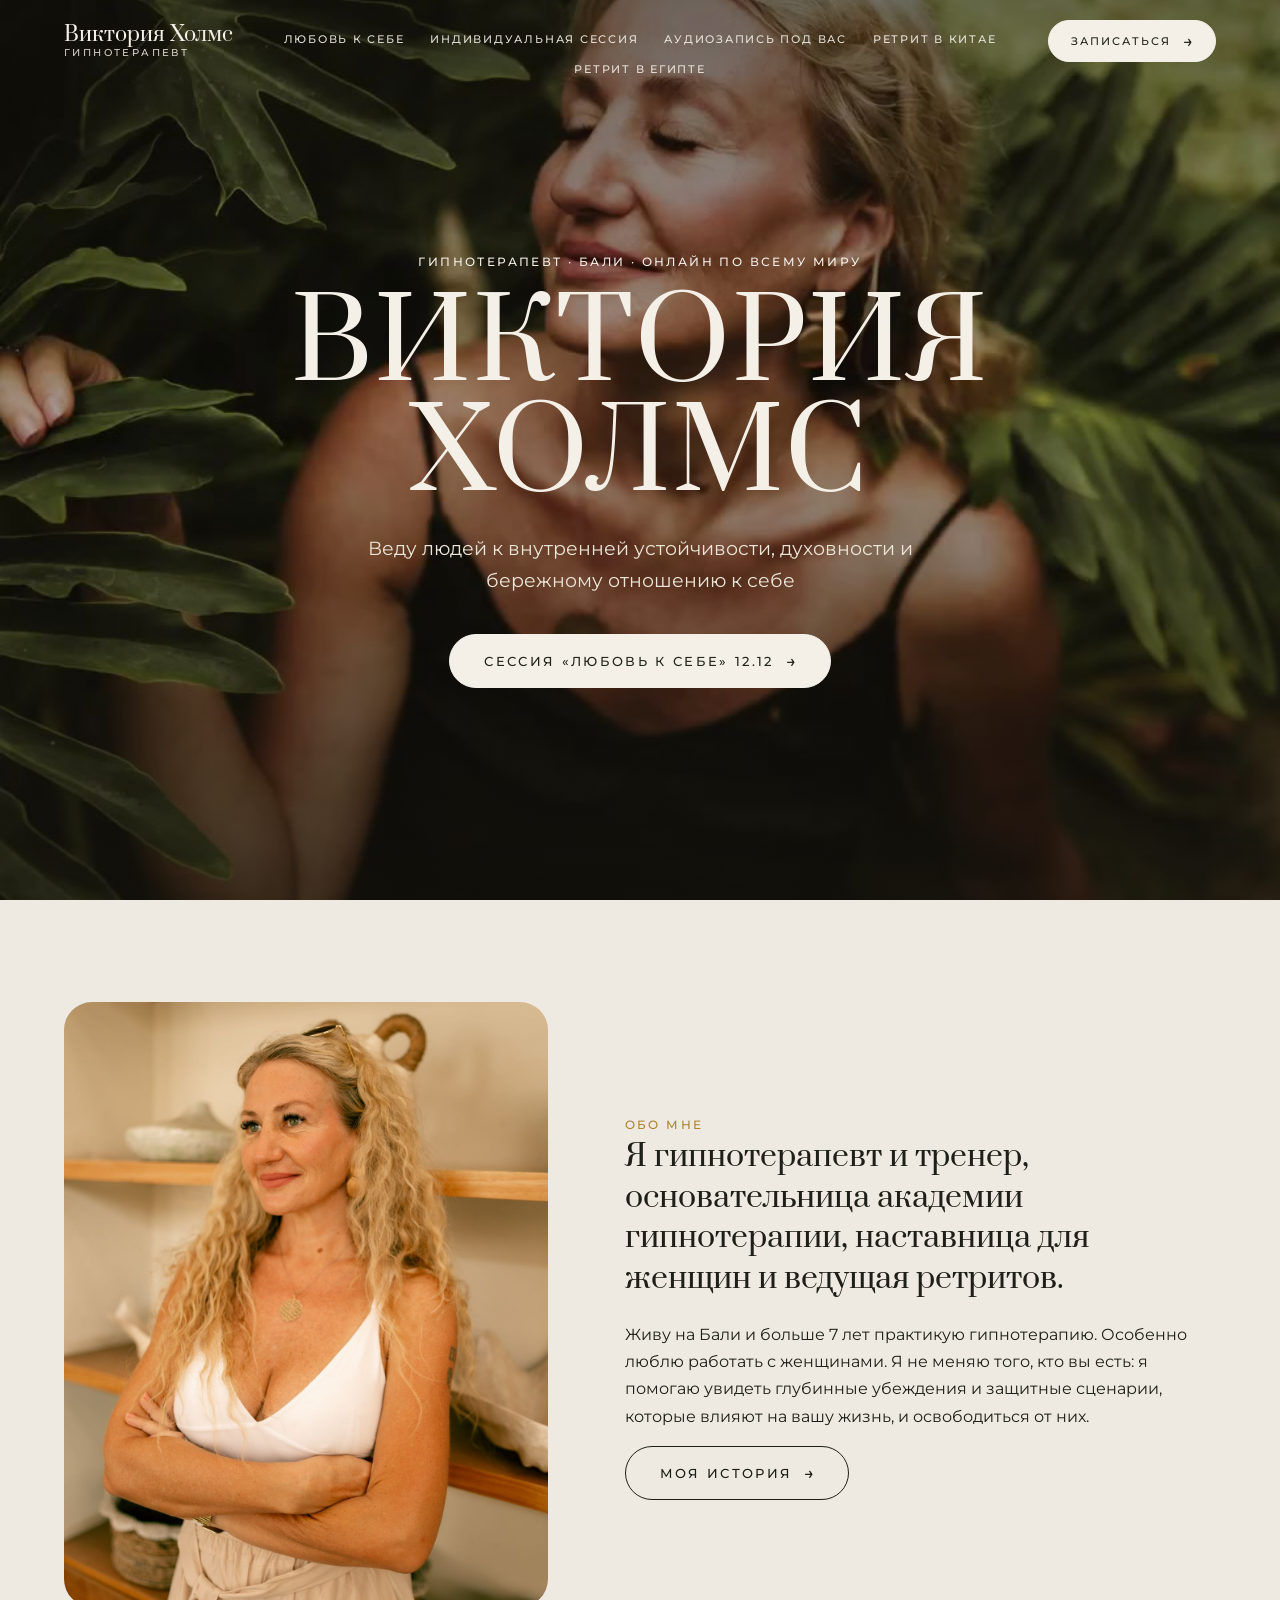
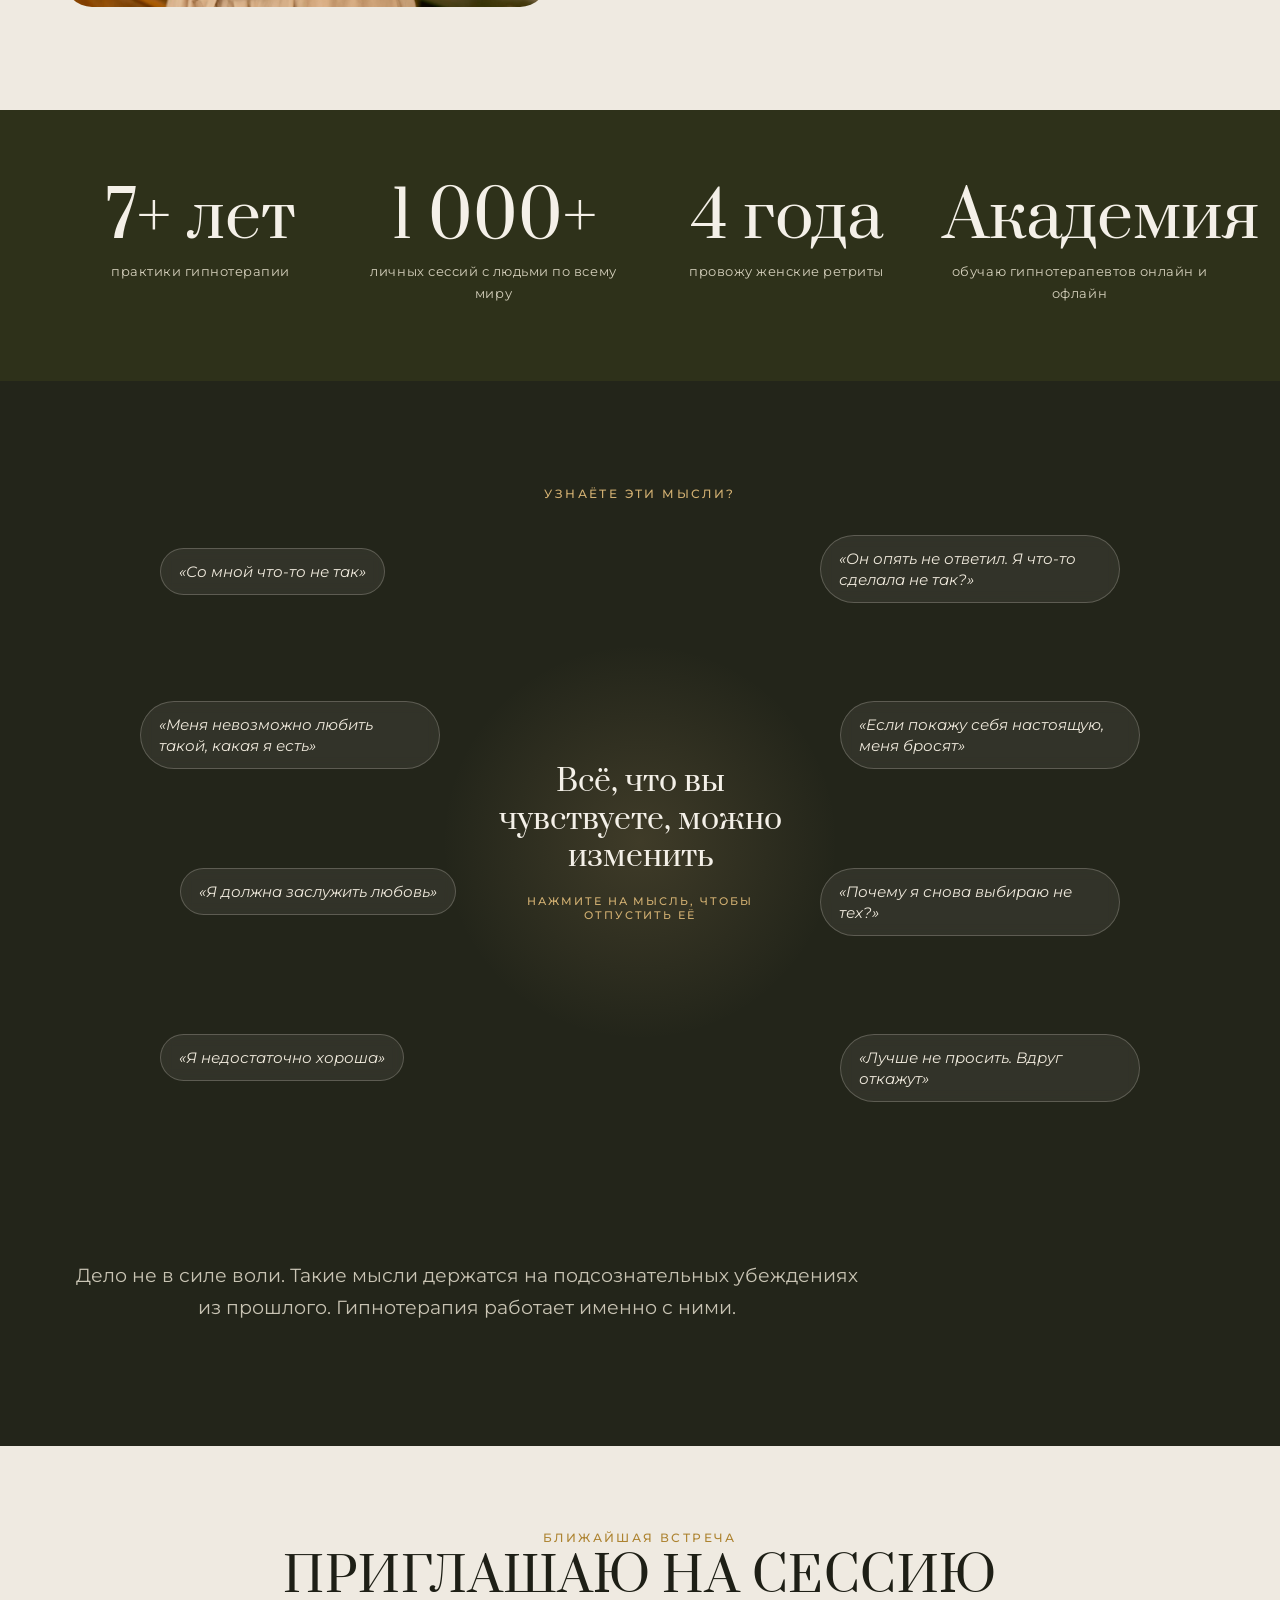
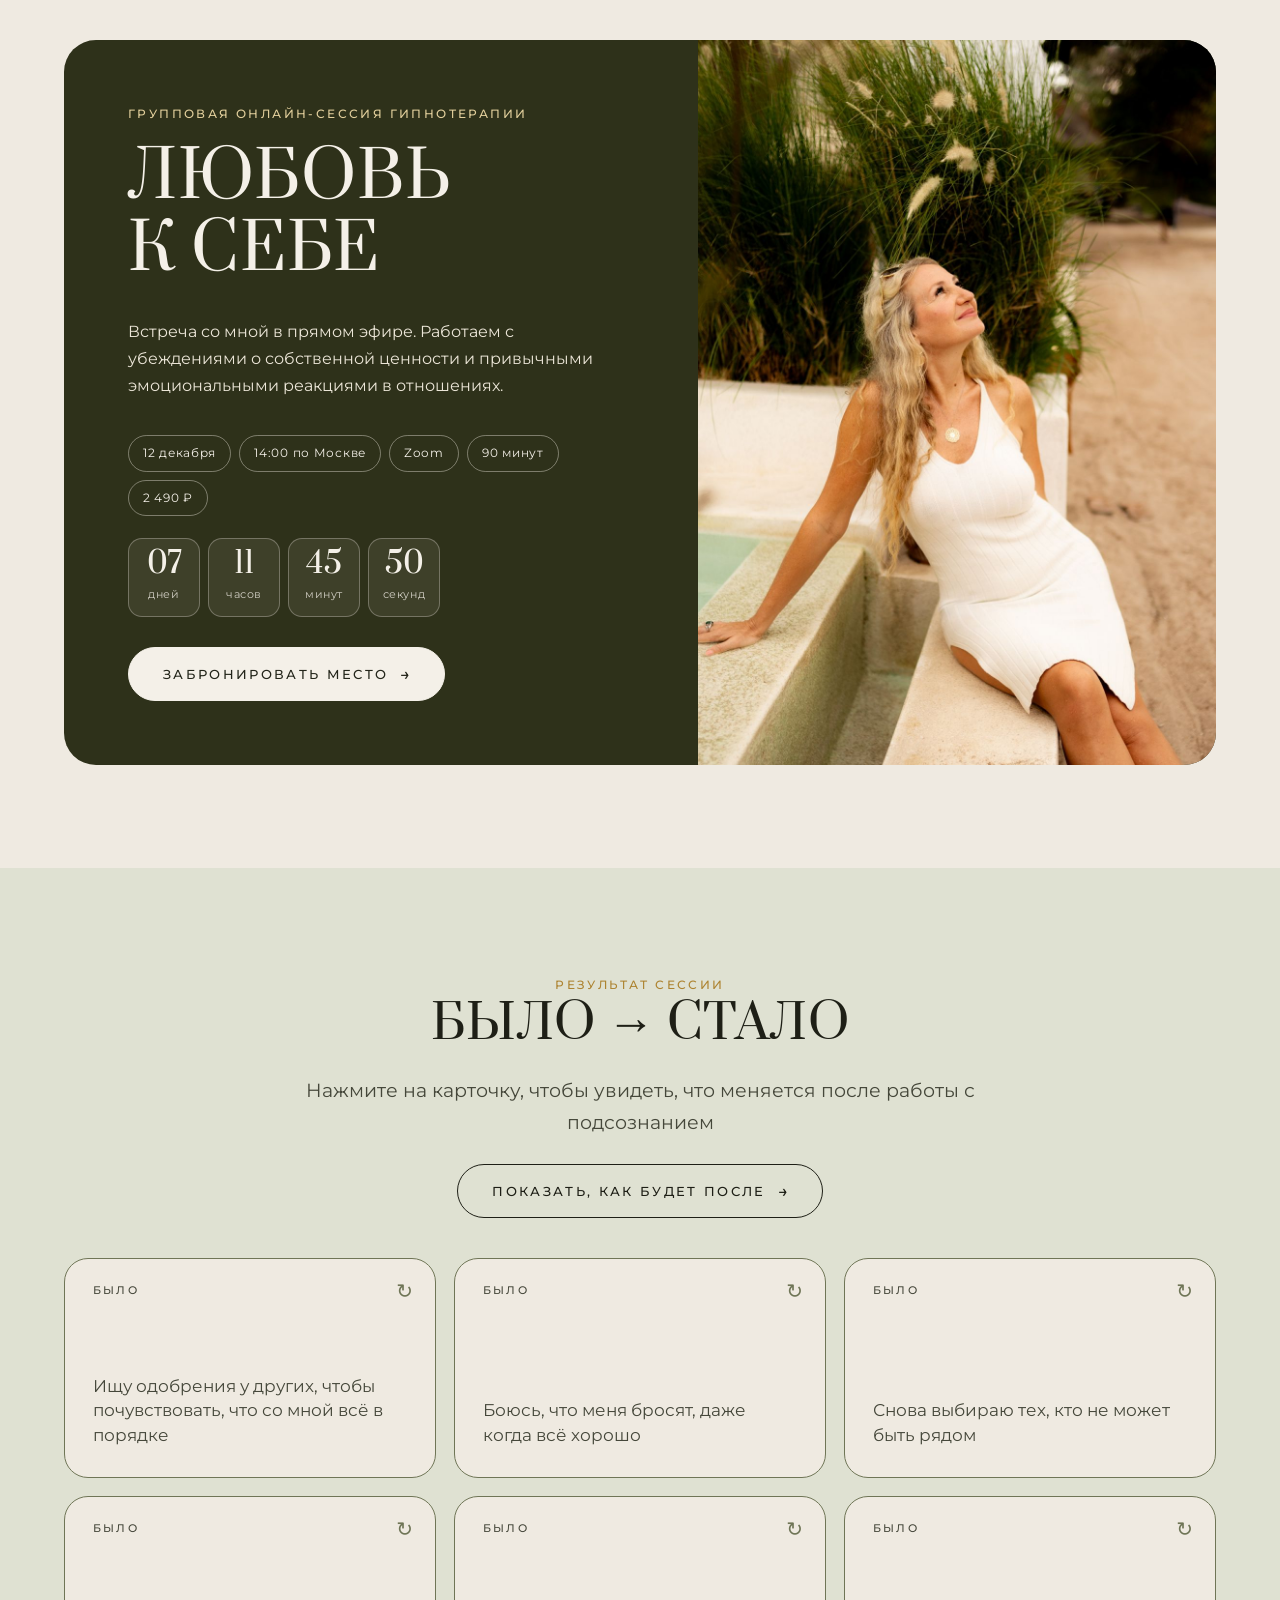
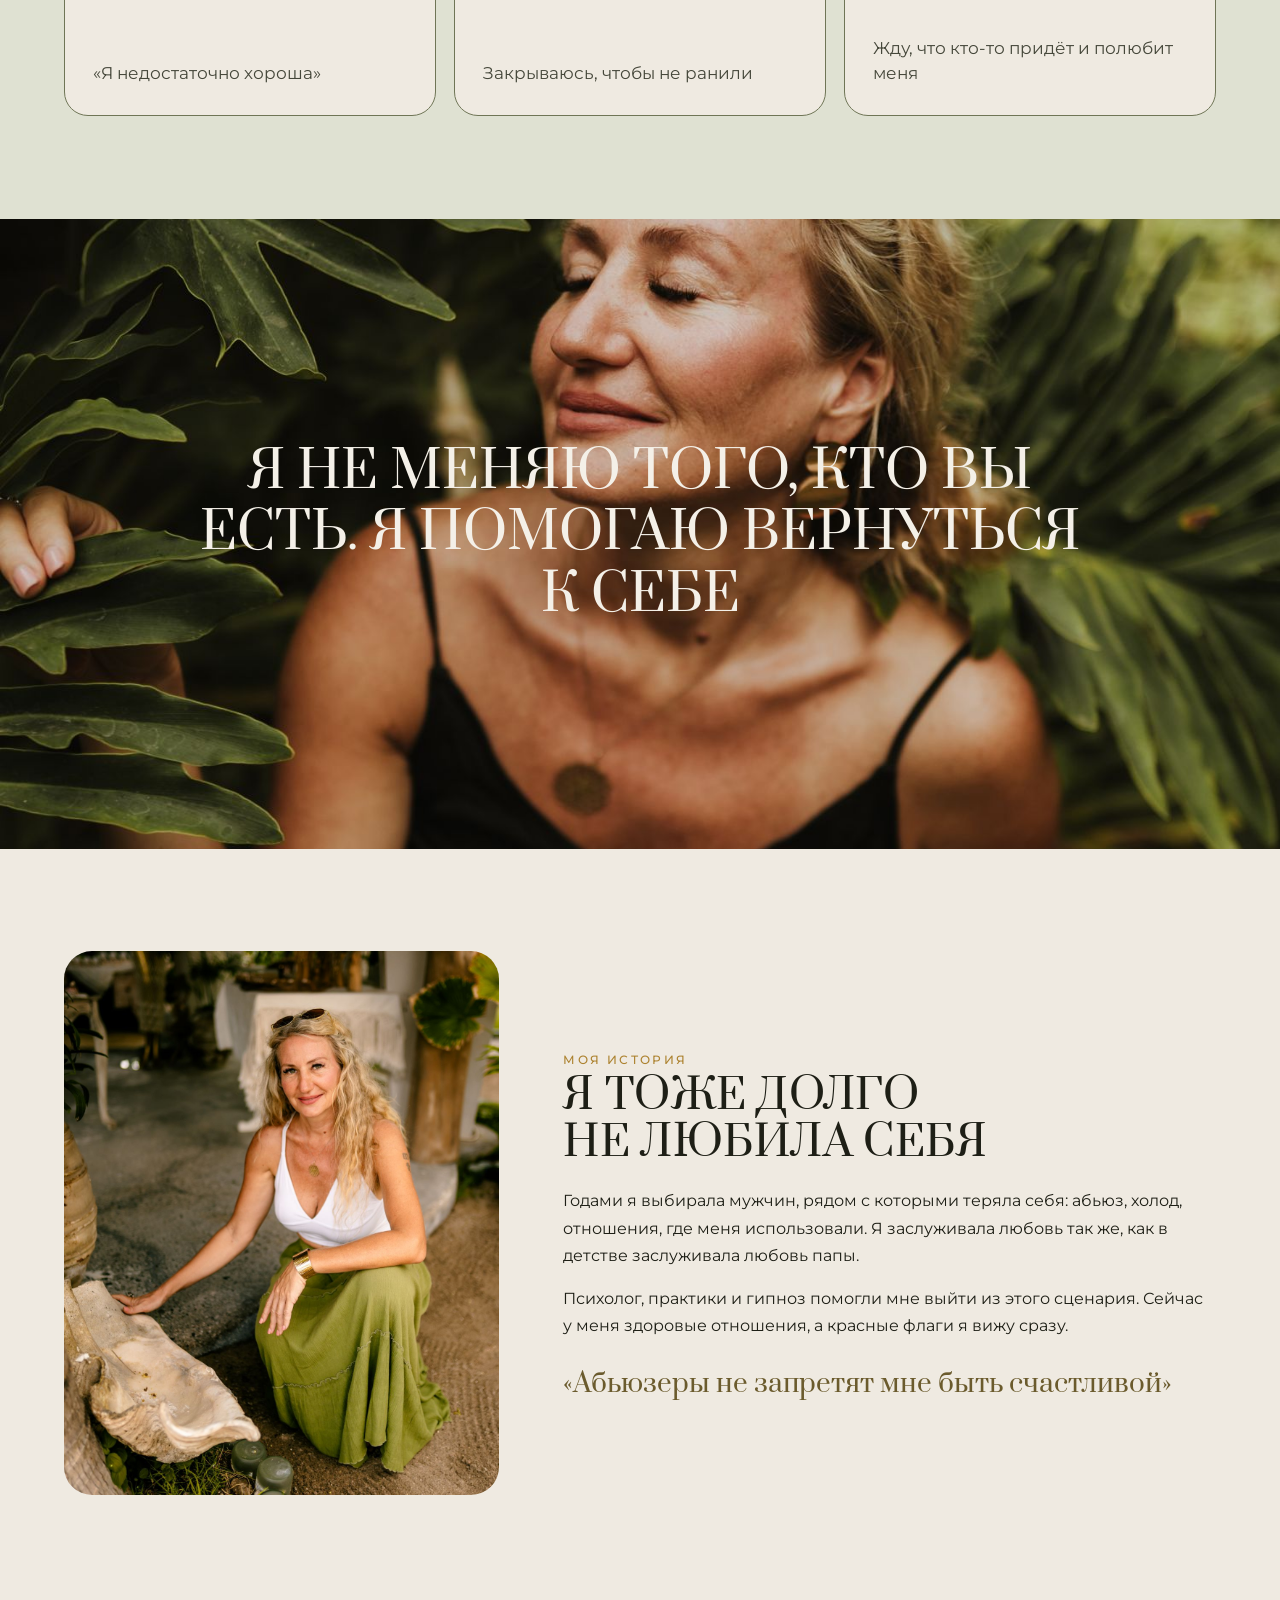
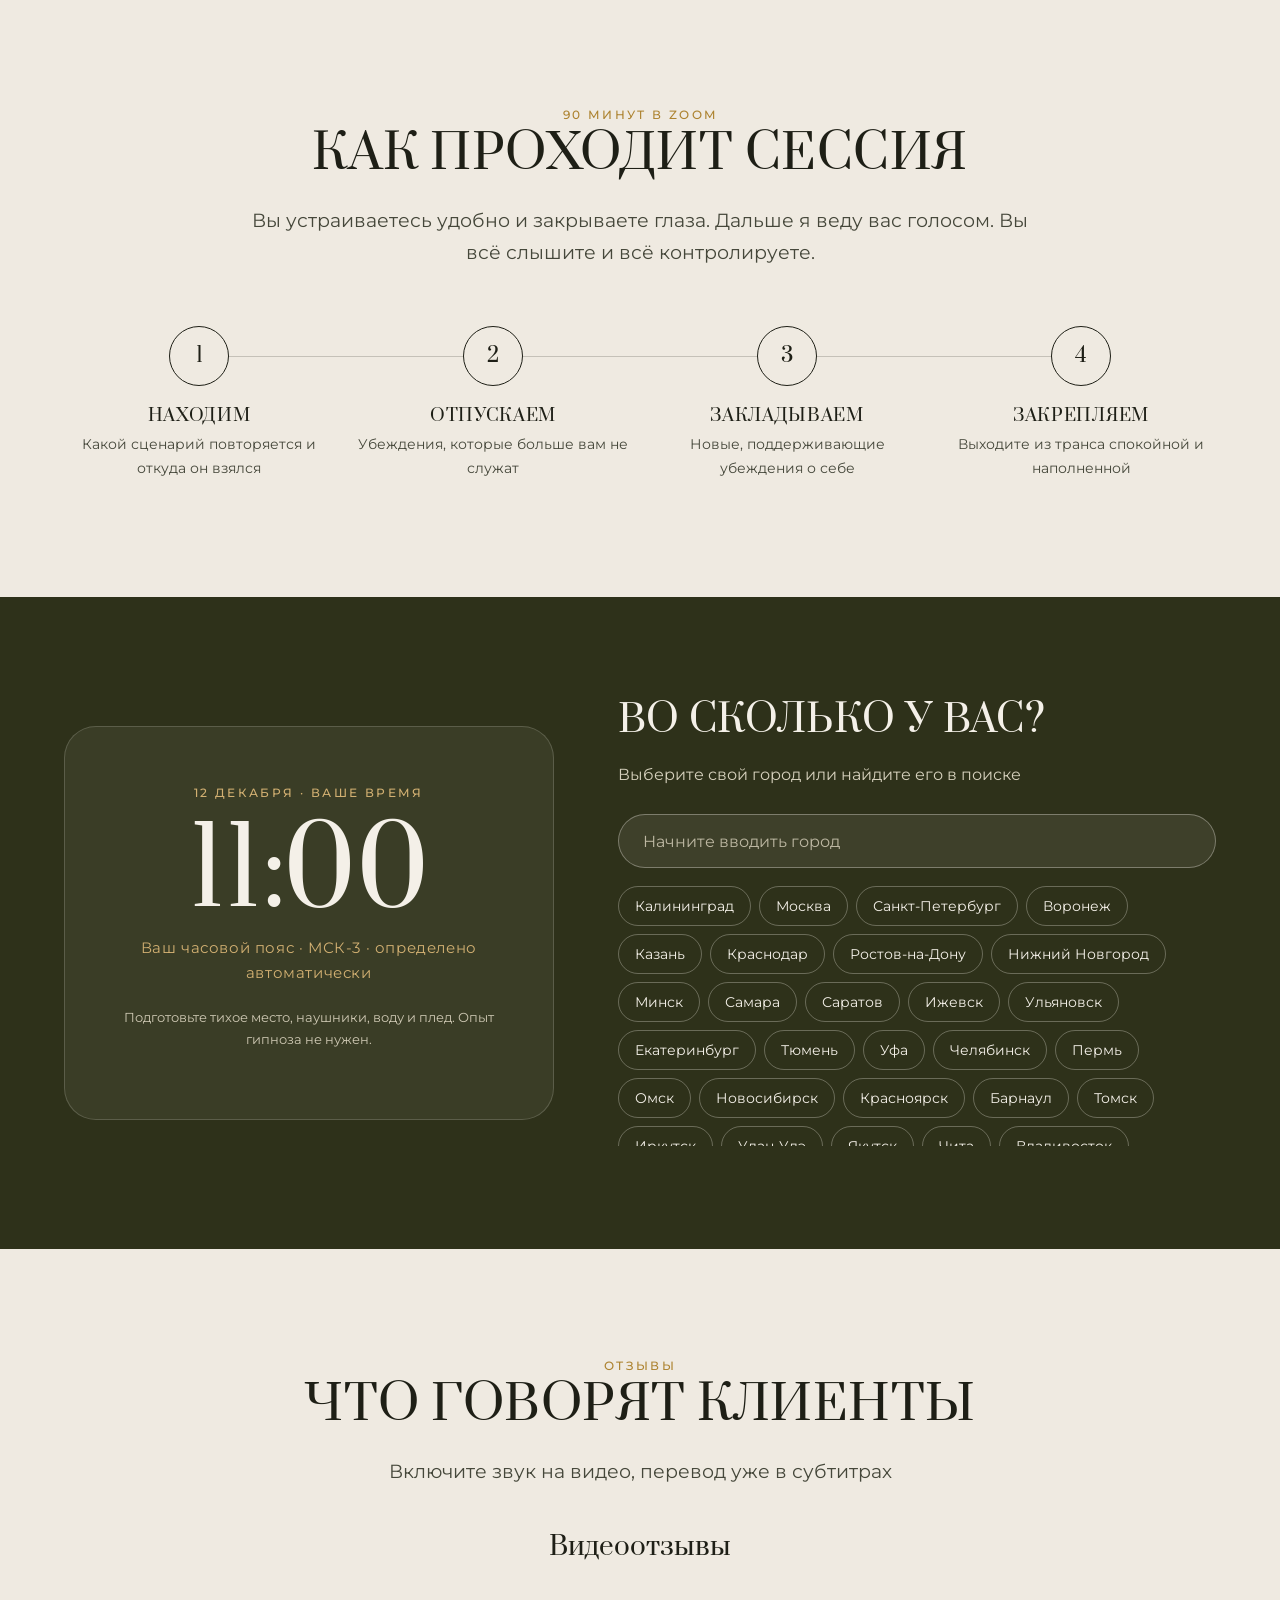
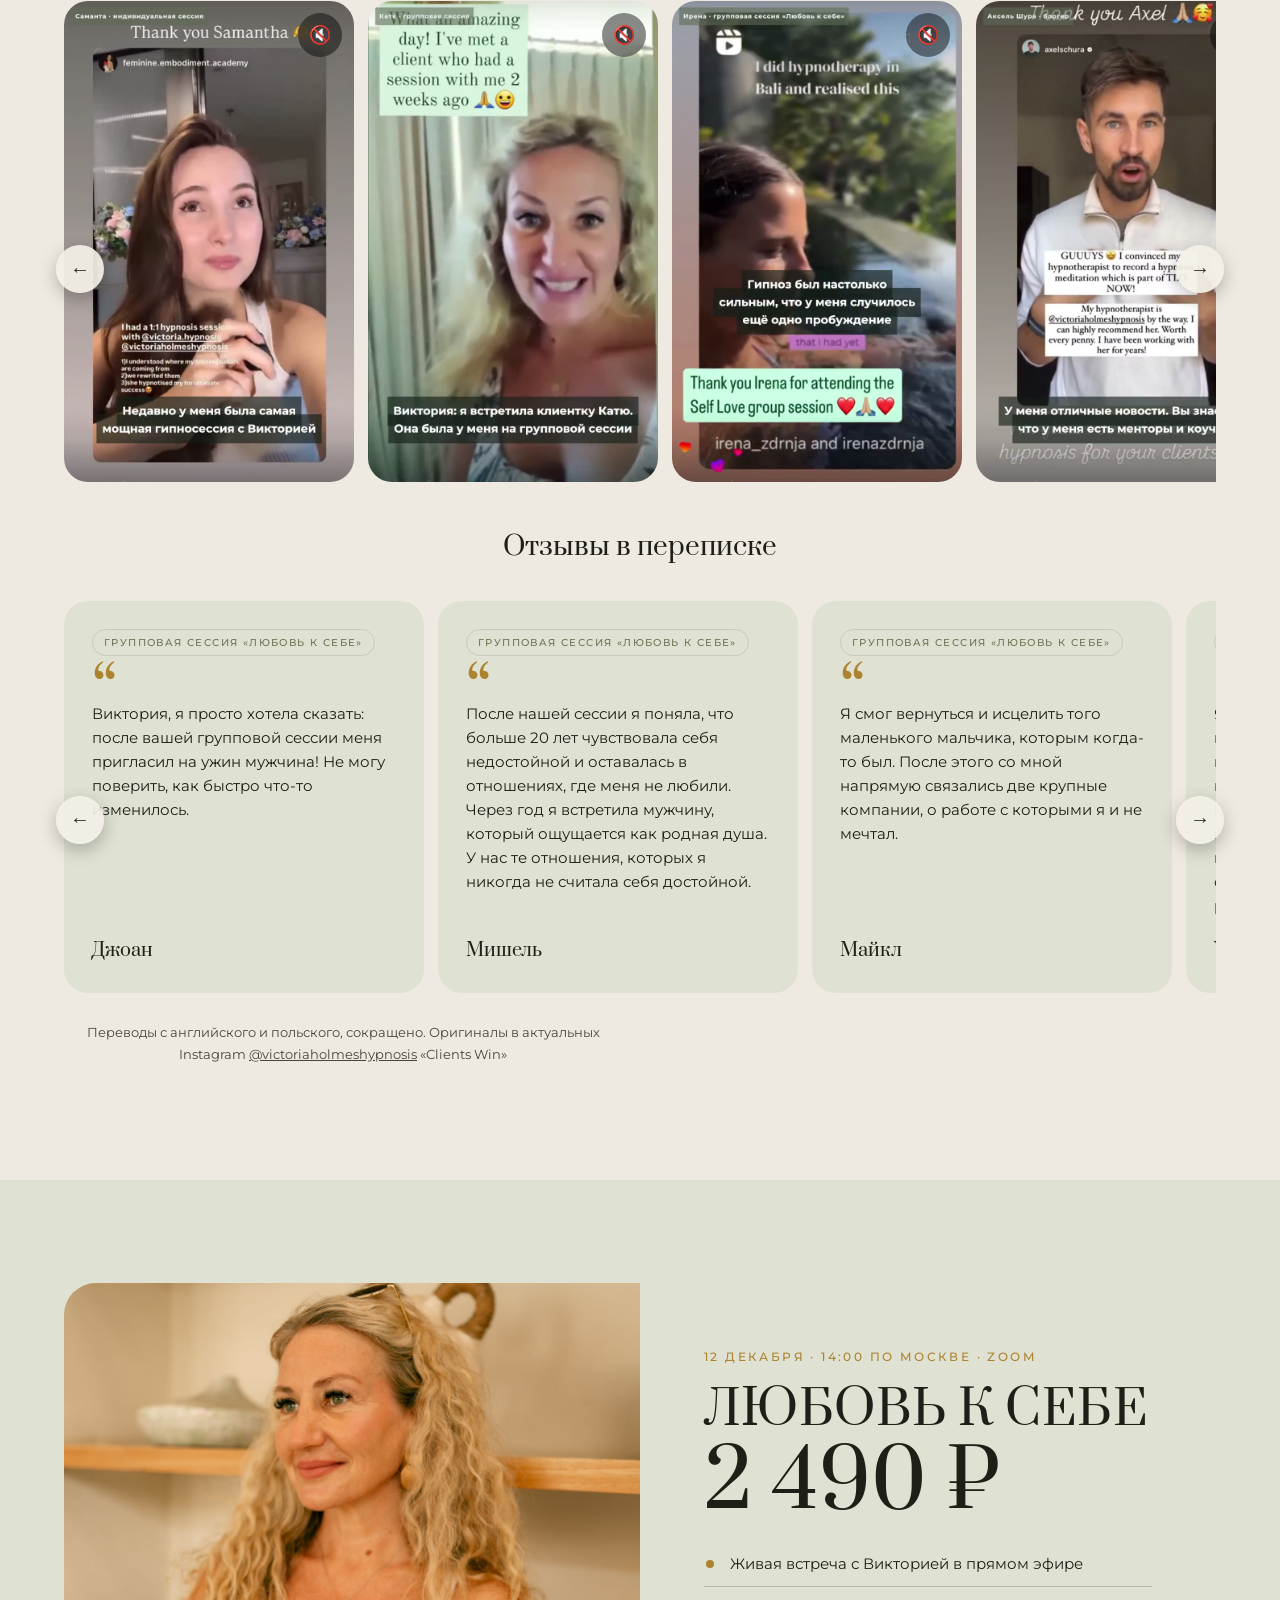
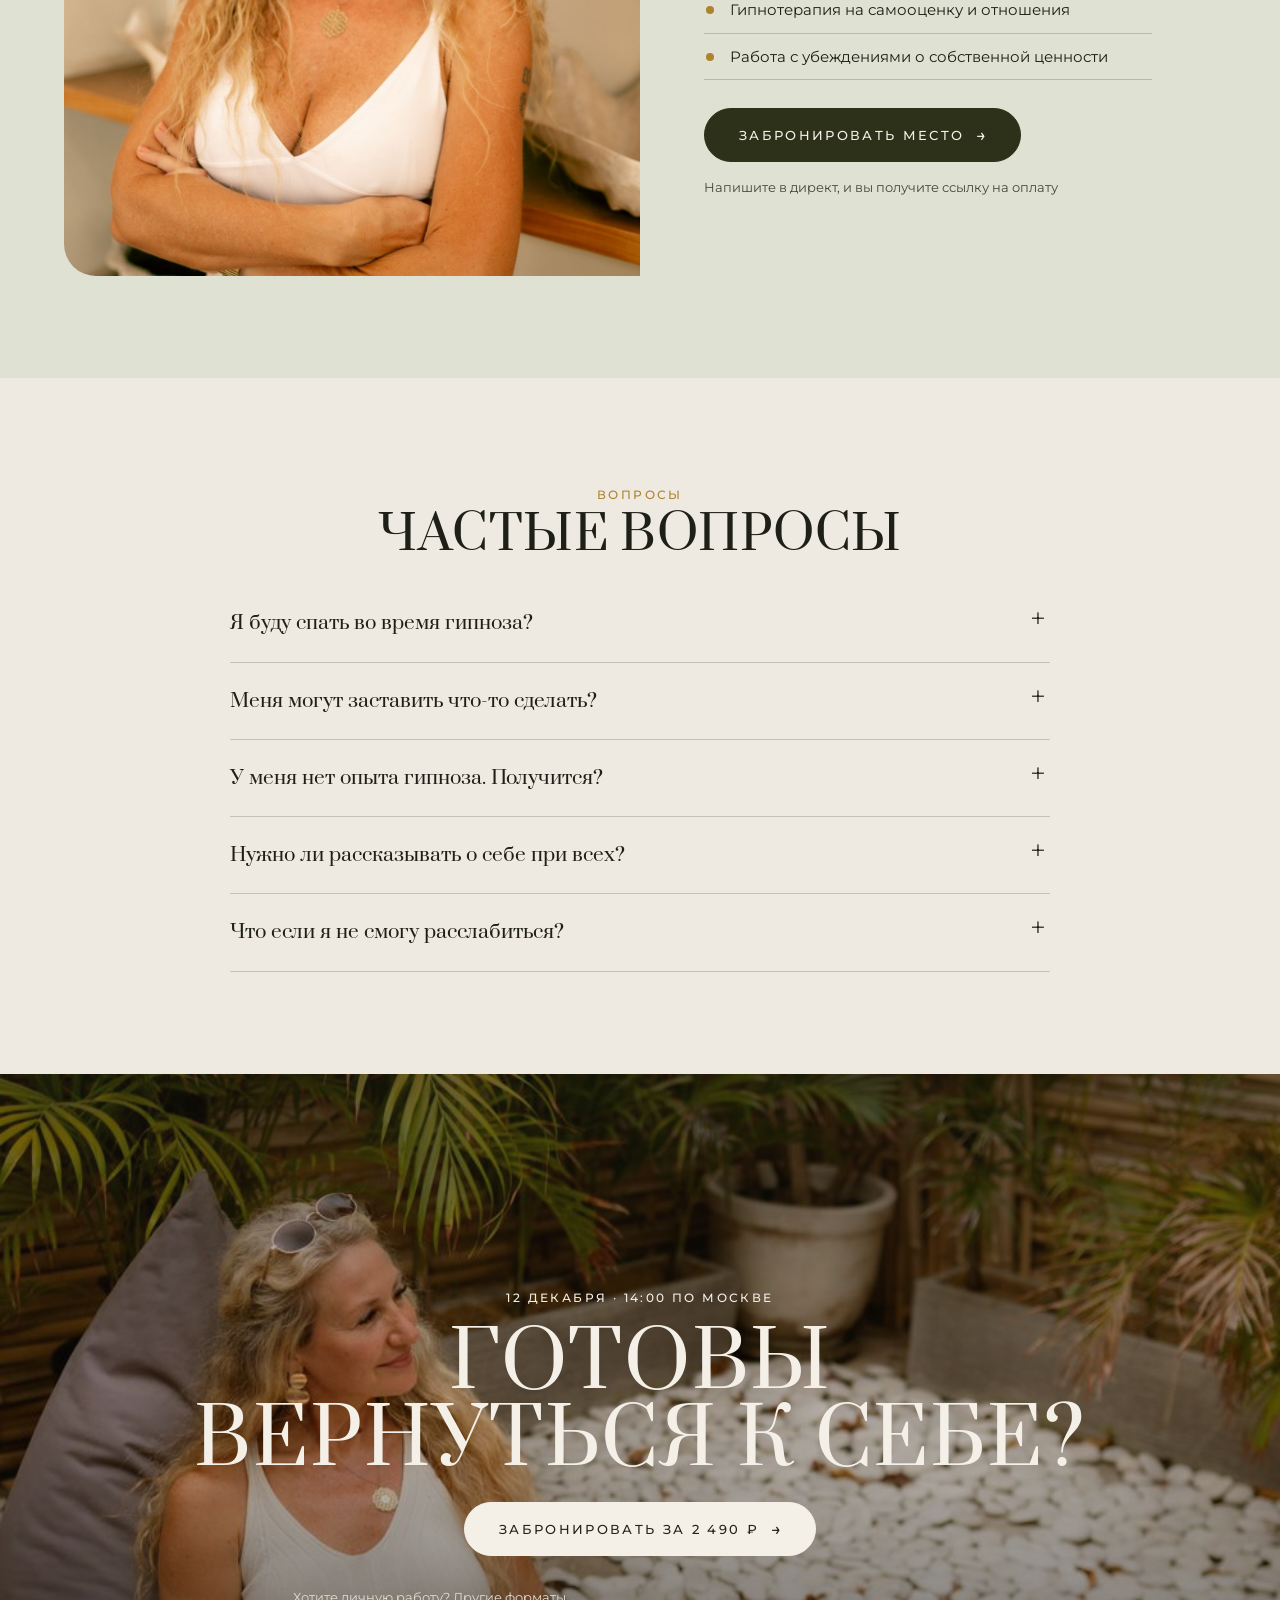
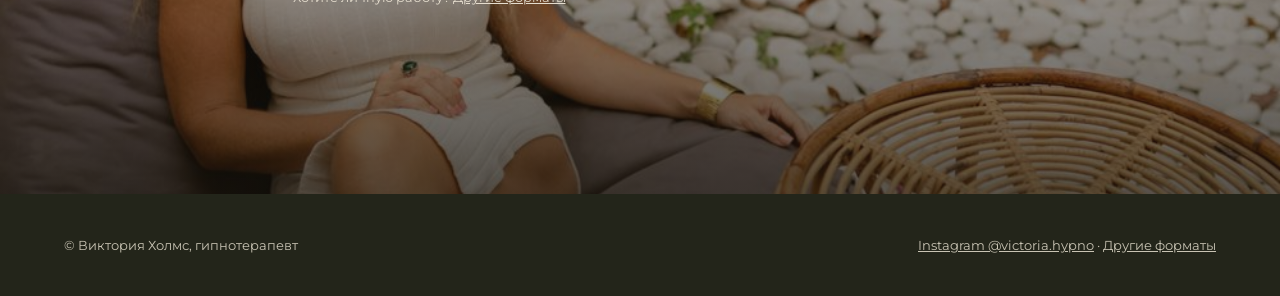
<file: index.html>
<!DOCTYPE html>
<html lang="ru">
<head>
<meta charset="utf-8">
<meta name="viewport" content="width=device-width,initial-scale=1">
<title>Виктория Холмс · гипнотерапевт</title>
<meta name="description" content="Виктория Холмс, гипнотерапевт. Групповая онлайн-сессия «Любовь к себе» 12 декабря в 14:00 по Москве.">
<link rel="preconnect" href="https://fonts.googleapis.com"><link rel="preconnect" href="https://fonts.gstatic.com" crossorigin>
<link href="https://fonts.googleapis.com/css2?family=Prata&family=Montserrat:wght@300;400;500&display=swap" rel="stylesheet">
<link rel="stylesheet" href="style.css?v=5">
</head>
<body>

<header class="top">
  <a class="logo" href="index.html">Виктория Холмс<small>гипнотерапевт</small></a>
  
  <a class="btn light sm js-pay" href="#price">Записаться</a>
</header>

<!-- 1. Кто она -->
<section class="full">
  <nav class="hnav" aria-label="Услуги">
    <a href="#session">Любовь к себе</a>
    <a href="formats.html#formats">Индивидуальная сессия</a>
    <a href="formats.html#formats">Аудиозапись под вас</a>
    <a href="china.html">Ретрит в Китае</a>
    <a href="egypt.html">Ретрит в Египте</a>
  </nav>
  <video class="hero-vid" style="position:absolute;inset:0;width:100%;height:100%;object-fit:cover;object-position:50% 25%" autoplay muted loop playsinline poster="hero_loop_poster.jpg" aria-label="Виктория Холмс, гипнотерапевт"><source src="hero_loop.mp4" type="video/mp4"></video>
  <div>
    <span class="caps">гипнотерапевт · Бали · онлайн по всему миру</span>
    <h1>Виктория Холмс</h1>
    <p class="sub">Веду людей к внутренней устойчивости, духовности и бережному отношению к себе</p>
    <a class="btn light pulse" href="#session">Сессия «Любовь к себе» 12.12</a>
  </div>
</section>

<!-- 1б. Все форматы сразу -->

<!-- 2. Интро -->
<section class="band" id="about">
  <div class="wrap intro">
    <img src="portrait.jpg" alt="Виктория Холмс" loading="lazy">
    <div>
      <span class="kicker">Обо мне</span>
      <p class="big">Я гипнотерапевт и тренер, основательница академии гипнотерапии, наставница для женщин и ведущая ретритов.</p>
      <p>Живу на Бали и больше 7 лет практикую гипнотерапию. Особенно люблю работать с женщинами. Я не меняю того, кто вы есть: я помогаю увидеть глубинные убеждения и защитные сценарии, которые влияют на вашу жизнь, и освободиться от них.</p>
      <a class="btn line" href="#story">Моя история</a>
    </div>
  </div>
</section>

<!-- 3. Цифры -->
<section class="band olive" style="padding-block:clamp(48px,6vw,80px)">
  <div class="wrap stats">
    <div><b>7+ лет</b><span>практики гипнотерапии</span></div>
    <div><b>1 000+</b><span>личных сессий с людьми по всему миру</span></div>
    <div><b>4 года</b><span>провожу женские ретриты</span></div>
    <div><b>Академия</b><span>обучаю гипнотерапевтов онлайн и офлайн</span></div>
  </div>
</section>

<!-- 4. Мысли -->
<section class="band dark thoughts-band">
  <div class="wrap">
    <div class="center"><span class="caps" style="color:#d2b072">Узнаёте эти мысли?</span></div>
    <div class="mind" id="mind">
      <div class="mid" id="mid">
        <span id="midText">Всё, что вы чувствуете, можно изменить</span><small id="hint">Нажмите на мысль, чтобы отпустить её</small>
      </div>
    </div>
    <div class="center after" id="after"><a class="btn light" href="#session">Записаться на сессию 12.12</a></div>
    <p class="lead center" style="margin-top:34px">Дело не в силе воли. Такие мысли держатся на подсознательных убеждениях из прошлого. Гипнотерапия работает именно с ними.</p>
  </div>
</section>

<!-- 5. Оффер -->
<section class="band" id="session" style="padding-top:clamp(40px,6vw,80px)">
  <div class="wrap">
    <div class="center" style="margin-bottom:36px"><span class="kicker">Ближайшая встреча</span><h2>Приглашаю на сессию</h2></div>
    <div class="offer">
      <img src="sky%20(3).jpg" alt="Виктория Холмс" loading="lazy">
      <div>
        <span class="caps" style="color:#e2cf9c">Групповая онлайн-сессия гипнотерапии</span>
        <h2>Любовь к себе</h2>
        <p style="color:#ece6d8">Встреча со мной в прямом эфире. Работаем с убеждениями о собственной ценности и привычными эмоциональными реакциями в отношениях.</p>
        <div class="meta"><span>12 декабря</span><span class="js-time">14:00 по Москве</span><span>Zoom</span><span>90 минут</span><span>2 490 ₽</span></div>
        <div class="timer" aria-label="До начала сессии"><div><b id="d">00</b><small>дней</small></div><div><b id="h">00</b><small>часов</small></div><div><b id="m">00</b><small>минут</small></div><div><b id="s">00</b><small>секунд</small></div></div>
        <a class="btn light pulse js-pay" href="#price">Забронировать место</a>
      </div>
    </div>
  </div>
</section>

<!-- 6. Что изменится: было / стало -->
<section class="band paper">
  <div class="wrap">
    <div class="center"><span class="kicker">Результат сессии</span><h2>Было → стало</h2><p class="lead">Нажмите на карточку, чтобы увидеть, что меняется после работы с подсознанием</p>
    <button class="btn line" type="button" id="allAfter" style="margin-top:6px">Показать, как будет после</button></div>
    <div class="flips"><button class="flip" type="button" aria-pressed="false"><span class="in"><span class="f"><small>было</small>Ищу одобрения у других, чтобы почувствовать, что со мной всё в порядке</span><span class="b"><small>стало</small>Опора внутри. Чужое мнение больше не решает, какая я</span></span></button><button class="flip" type="button" aria-pressed="false"><span class="in"><span class="f"><small>было</small>Боюсь, что меня бросят, даже когда всё хорошо</span><span class="b"><small>стало</small>Спокойствие в отношениях без постоянной тревоги</span></span></button><button class="flip" type="button" aria-pressed="false"><span class="in"><span class="f"><small>было</small>Снова выбираю тех, кто не может быть рядом</span><span class="b"><small>стало</small>Выбираю тех, кто выбирает меня</span></span></button><button class="flip" type="button" aria-pressed="false"><span class="in"><span class="f"><small>было</small>«Я недостаточно хороша»</span><span class="b"><small>стало</small>«Я достойна любви, заботы и уважения»</span></span></button><button class="flip" type="button" aria-pressed="false"><span class="in"><span class="f"><small>было</small>Закрываюсь, чтобы не ранили</span><span class="b"><small>стало</small>Безопасно открываться и быть собой</span></span></button><button class="flip" type="button" aria-pressed="false"><span class="in"><span class="f"><small>было</small>Жду, что кто-то придёт и полюбит меня</span><span class="b"><small>стало</small>Любовь к себе как фундамент для здоровых отношений</span></span></button></div>
  </div>
</section>

<!-- 7. Фраза на фото -->
<section class="strip">
  <img src="closeup.jpg" alt="" loading="lazy" style="object-position:50% 25%">
  <p>Я не меняю того, кто вы есть. Я помогаю вернуться к себе</p>
</section>

<!-- 8. Моя история -->
<section class="band" id="story">
  <div class="wrap why">
    <img src="smile%20(2).jpg" alt="Виктория Холмс" loading="lazy">
    <div>
      <span class="kicker">Моя история</span>
      <h2 style="font-size:clamp(28px,3.4vw,42px)">Я тоже долго не любила себя</h2>
      <p>Годами я выбирала мужчин, рядом с которыми теряла себя: абьюз, холод, отношения, где меня использовали. Я заслуживала любовь так же, как в детстве заслуживала любовь папы.</p>
      <p>Психолог, практики и гипноз помогли мне выйти из этого сценария. Сейчас у меня здоровые отношения, а красные флаги я вижу сразу.</p>
      <p class="quote2" style="text-align:left;margin:28px 0 0;font-size:clamp(20px,2.2vw,26px);color:var(--olive2)">«Абьюзеры не запретят мне быть счастливой»</p>
    </div>
  </div>
</section>

<!-- 9. Как проходит -->
<section class="band">
  <div class="wrap">
    <div class="center"><span class="kicker">90 минут в Zoom</span><h2>Как проходит сессия</h2><p class="lead">Вы устраиваетесь удобно и закрываете глаза. Дальше я веду вас голосом. Вы всё слышите и всё контролируете.</p></div>
    <div class="path">
      <div><div class="dot">1</div><h3>Находим</h3><p>Какой сценарий повторяется и откуда он взялся</p></div>
      <div><div class="dot">2</div><h3>Отпускаем</h3><p>Убеждения, которые больше вам не служат</p></div>
      <div><div class="dot">3</div><h3>Закладываем</h3><p>Новые, поддерживающие убеждения о себе</p></div>
      <div><div class="dot">4</div><h3>Закрепляем</h3><p>Выходите из транса спокойной и наполненной</p></div>
    </div>
  </div>
</section>

<!-- 10. Время по городам: выбор -->
<section class="band olive">
  <div class="wrap tz">
    <div class="tz-res">
      <span class="caps" style="color:#d2b072">12 декабря · ваше время</span>
      <div class="clock" id="tzTime">14:00</div>
      <p class="tz-city" id="tzCity">по времени вашего телефона</p>
      <p class="note" style="color:#cfc9b4">Подготовьте тихое место, наушники, воду и плед. Опыт гипноза не нужен.</p>
    </div>
    <div class="tz-pick">
      <h2 style="font-size:clamp(26px,3vw,38px)">Во сколько у вас?</h2>
      <p style="color:#d6d1bd">Выберите свой город или найдите его в поиске</p>
      <input id="tzSearch" type="search" placeholder="Начните вводить город" aria-label="Поиск города" autocomplete="off">
      <div class="tz-chips" id="tzChips"></div>
    </div>
  </div>
</section>

<!-- 11. Отзывы -->
<section class="band" id="reviews">
  <div class="wrap">
    <div class="center"><span class="kicker">Отзывы</span><h2>Что говорят клиенты</h2><p class="lead">Включите звук на видео, перевод уже в субтитрах</p></div>
    <h3 class="vtitle">Видеоотзывы</h3>
    <div class="strip-wrap"><button type="button" class="s-arr s-prev" aria-label="Назад">←</button><div class="pstrip vstrip">
      <div class="vcard"><video muted loop playsinline preload="none" poster="v_samantha_poster.jpg"><source src="v_samantha.mp4" type="video/mp4"></video><button type="button" class="vsound" aria-label="Включить звук">🔇</button><div class="vcap"><b>Саманта</b><span>индивидуальная сессия</span></div></div>
      <div class="vcard"><video muted loop playsinline preload="none" poster="v_katya_poster.jpg"><source src="v_katya.mp4" type="video/mp4"></video><button type="button" class="vsound" aria-label="Включить звук">🔇</button><div class="vcap"><b>Катя</b><span>групповая сессия</span></div></div>
      <div class="vcard"><video muted loop playsinline preload="none" poster="v_irena_poster.jpg"><source src="v_irena.mp4" type="video/mp4"></video><button type="button" class="vsound" aria-label="Включить звук">🔇</button><div class="vcap"><b>Ирена</b><span>«Любовь к себе»</span></div></div>
      <div class="vcard"><video muted loop playsinline preload="none" poster="v_axel_poster.jpg"><source src="v_axel.mp4" type="video/mp4"></video><button type="button" class="vsound" aria-label="Включить звук">🔇</button><div class="vcap"><b>Аксель Шура</b><span>блогер, клиент несколько лет</span></div></div>
      <div class="vcard"><video muted loop playsinline preload="none" poster="v_cristina_poster.jpg"><source src="v_cristina.mp4" type="video/mp4"></video><button type="button" class="vsound" aria-label="Включить звук">🔇</button><div class="vcap"><b>Кристина</b><span>«Любовь к себе»</span></div></div>
    </div><button type="button" class="s-arr s-next" aria-label="Дальше">→</button></div>
    <h3 class="vtitle">Отзывы в переписке</h3>
    <div class="strip-wrap"><button type="button" class="s-arr s-prev" aria-label="Назад">←</button><div class="pstrip rstrip">
      <figure class="rcard"><span class="rtag">Групповая сессия «Любовь к себе»</span><blockquote>Виктория, я просто хотела сказать: после вашей групповой сессии меня пригласил на ужин мужчина! Не могу поверить, как быстро что-то изменилось.</blockquote><figcaption>Джоан</figcaption></figure>
      <figure class="rcard"><span class="rtag">Групповая сессия «Любовь к себе»</span><blockquote>После нашей сессии я поняла, что больше 20 лет чувствовала себя недостойной и оставалась в отношениях, где меня не любили. Через год я встретила мужчину, который ощущается как родная душа. У нас те отношения, которых я никогда не считала себя достойной.</blockquote><figcaption>Мишель</figcaption></figure>
      <figure class="rcard"><span class="rtag">Групповая сессия «Любовь к себе»</span><blockquote>Я смог вернуться и исцелить того маленького мальчика, которым когда-то был. После этого со мной напрямую связались две крупные компании, о работе с которыми я и не мечтал.</blockquote><figcaption>Майкл</figcaption></figure>
      <figure class="rcard"><span class="rtag">Групповая сессия, Лондон</span><blockquote>Я никогда раньше не пробовала гипнотерапию, и опыт оказался очень глубоким. Через несколько дней прослушивания аудио ограничения, которые годами держали меня, начали растворяться. Уверенность выросла, появилось новое чувство свободы. Теперь я живу смелее и радостнее.</blockquote><figcaption>Участница группы</figcaption></figure>
      <figure class="rcard"><span class="rtag">Групповой воркшоп, Польша</span><blockquote>Вчера на воркшопе со мной случилась магия через гипноз. Благодаря твоему ведению пришло понимание. Теперь время действовать. Благодарю и посылаю море любви.</blockquote><figcaption>Участница воркшопа</figcaption></figure>
      <figure class="rcard"><span class="rtag">Индивидуальные сессии</span><blockquote>Всё изменилось! Я сменила работу, переехала в Португалию, живу на чудесной ферме и работаю удалённо. Внутри я другой человек. Наши сессии были больше двух лет назад, а изменения случились на каждом уровне моей жизни.</blockquote><figcaption>Клиентка из Польши</figcaption></figure>
      <figure class="rcard"><span class="rtag">Индивидуальная сессия</span><blockquote>В 2022 году я впервые попробовал гипноз. Вскоре после этого я два часа без остановки играл на пианино в ресторане перед сотней людей. Раньше я и представить такого не мог, думал: «я недостаточно хорош».</blockquote><figcaption>Майкл</figcaption></figure>
      <figure class="rcard"><span class="rtag">Индивидуальная сессия</span><blockquote>Я поняла, откуда берутся мои ограничивающие убеждения, мы их переписали, и Виктория ввела меня в гипноз на максимальный успех. Благодарна за этот трансформирующий опыт.</blockquote><figcaption>Саманта</figcaption></figure>
      <figure class="rcard"><span class="rtag">Индивидуальная сессия и аудиозапись</span><blockquote>Я почувствовала её энергию ещё до гипноза. На сессии я смогла открыться и поняла, почему все эти годы у меня были проблемы в отношениях. После сессии и записи мне намного лучше и легче.</blockquote><figcaption>Клиентка из Индии</figcaption></figure>
      <figure class="rcard"><span class="rtag">Индивидуальные сессии и аудиозапись</span><blockquote>Мне повезло попасть к Виктории на две сессии вживую. Эффект держался долго: я стала спокойнее и меньше тревожусь. Она записала мне персональное аудио, я слушаю его каждый день, и оно успокаивает меня как ничто другое.</blockquote><figcaption>Клиентка, Гоа</figcaption></figure>
      <figure class="rcard"><span class="rtag">Сессия RTT, Польша</span><blockquote>Огромное спасибо за вчерашний гипноз. Он многое открыл и показал, откуда мои реакции на людей, поведение и эмоции. Это должны выписывать по рецепту!</blockquote><figcaption>Клиентка из Польши</figcaption></figure>
      <figure class="rcard"><span class="rtag">Курс самогипноза, Убуд</span><blockquote>Слушаю запись после сессии почти каждую ночь. Вижу медленный, но стабильный рост уверенности и того, кто я на самом деле. Запись меня успокаивает и помогает легко заснуть.</blockquote><figcaption>Кристина</figcaption></figure>
      <figure class="rcard"><span class="rtag">Работа с Викторией несколько лет</span><blockquote>Мой гипнотерапевт Виктория. Очень рекомендую, стоит каждой копейки. Я работаю с ней уже много лет!</blockquote><figcaption>Аксель Шура, блогер</figcaption></figure>
      <figure class="rcard"><span class="rtag">Онлайн-сессия</span><blockquote>Качественная сессия, которая помогла мне почувствовать свою силу и убрать ограничивающие убеждения. Рекомендую.</blockquote><figcaption>Джей</figcaption></figure>
    </div><button type="button" class="s-arr s-next" aria-label="Дальше">→</button></div>
    <p class="note center" style="margin-top:22px">Переводы с английского и польского, сокращено. Оригиналы в актуальных Instagram <a href="https://www.instagram.com/victoriaholmeshypnosis/" target="_blank" rel="noopener">@victoriaholmeshypnosis</a> «Clients Win»</p>
  </div>
</section>

<!-- 12. Цена -->
<section class="band paper" id="price">
  <div class="wrap price">
    <div class="ph"><img src="portrait.jpg" alt="Виктория Холмс" loading="lazy"></div>
    <div class="body">
      <span class="kicker">12 декабря · <span class="js-time">14:00 по Москве</span> · Zoom</span>
      <h2 style="margin-bottom:0">Любовь к себе</h2>
      <div class="sum">2 490 ₽</div>
      <ul class="incl">
        <li>Живая встреча с Викторией в прямом эфире</li>
        <li>Гипнотерапия на самооценку и отношения</li>
        <li>Работа с убеждениями о собственной ценности</li>
      </ul>
      <a class="btn pulse js-pay" href="#price" style="align-self:flex-start">Забронировать место</a>
      <p class="note js-paynote">После оплаты придёт ссылка на Zoom</p>
    </div>
  </div>
</section>

<!-- 13. Вопросы -->
<section class="band" id="faq">
  <div class="wrap" style="max-width:820px">
    <div class="center"><span class="kicker">Вопросы</span><h2>Частые вопросы</h2></div>
    <details><summary>Я буду спать во время гипноза?</summary><p>Нет. Вы в глубоком расслаблении, но всё слышите, можете думать и говорить на протяжении всей сессии.</p></details>
    <details><summary>Меня могут заставить что-то сделать?</summary><p>Нет. Вы всегда сохраняете контроль.</p></details>
    <details><summary>У меня нет опыта гипноза. Получится?</summary><p>Да. Опыт не нужен, я провожу вас голосом шаг за шагом.</p></details>
    <details><summary>Нужно ли рассказывать о себе при всех?</summary><p>Нет. Вы просто слушаете и проживаете практику. Делиться или нет, решаете только вы.</p></details>
    <details><summary>Что если я не смогу расслабиться?</summary><p>Просто устройтесь удобно и следуйте за голосом. Даже лёгкое расслабление уже даёт эффект.</p></details>
  </div>
</section>

<!-- 14. Финал -->
<section class="full" style="min-height:80vh">
  <img src="garden.jpg" alt="" loading="lazy" style="object-position:50% 35%">
  <div>
    <span class="caps">12 декабря · 14:00 по Москве</span>
    <h1 style="font-size:clamp(38px,6vw,80px)">Готовы вернуться к себе?</h1>
    <a class="btn light pulse js-pay" href="#price">Забронировать за 2 490 ₽</a>
    <p class="note" style="margin-top:30px;color:#e4dccd">Хотите личную работу? <a href="formats.html">Другие форматы</a></p>
  </div>
</section>

<footer>
  <span>© Виктория Холмс, гипнотерапевт</span>
  <span><a href="https://instagram.com/victoria.hypno">Instagram @victoria.hypno</a> · <a href="formats.html">Другие форматы</a></span>
</footer>

<!-- АНКЕТА -->
<div class="qz" id="qz" style="--qz-img:url(closeup.jpg)" aria-hidden="true">
  <div class="qz-box" role="dialog" aria-modal="true" aria-label="Анкета перед сессией">
    <div class="qz-side">
      <span class="qz-tag">Анкета перед сессией</span>
      <p class="qz-side-t">Любовь<br>к себе</p>
      <p class="qz-side-s">12 декабря · 2 минуты</p>
    </div>
    <div class="qz-main">
      <button class="qz-x" type="button" id="qzClose" aria-label="Закрыть">×</button>
      <div class="qz-top"><span id="qzStep">1 / 9</span><div class="qz-bar"><i id="qzBar"></i></div></div>
      <form id="qzForm" novalidate></form>
      <div class="qz-nav">
        <button class="qz-back" type="button" id="qzBack">← Назад</button>
        <button class="qz-btn" type="button" id="qzNext">Дальше</button>
      </div>
    </div>
  </div>
</div>

<script>
{
  /* НАСТРОЙКИ */
  const CONFIG = {
    start: "2026-12-12T14:00:00+03:00", // начало по Москве
    payUrl: "",                          // ссылка на оплату, если появится
    dmUrl: "https://ig.me/m/victoria.hypno"
  };
  const url = CONFIG.payUrl || CONFIG.dmUrl;
  document.querySelectorAll(".js-pay").forEach(a => a.href = url);
  if (!CONFIG.payUrl) document.querySelectorAll(".js-paynote").forEach(n => n.textContent = "Напишите в директ, и вы получите ссылку на оплату");

  const end = new Date(CONFIG.start).getTime();
  const pad = n => String(n).padStart(2, "0");
  const el = id => document.getElementById(id);
  const tick = () => {
    const t = Math.max(0, Math.floor((end - Date.now()) / 1000));
    el("d").textContent = pad(Math.floor(t / 86400));
    el("h").textContent = pad(Math.floor(t % 86400 / 3600));
    el("m").textContent = pad(Math.floor(t % 3600 / 60));
    el("s").textContent = pad(t % 60);
  };
  tick(); setInterval(tick, 1000);

  /* во сколько у вас */
  const CITIES = [["Калининград",-1],["Москва",0],["Санкт-Петербург",0],["Воронеж",0],["Казань",0],["Краснодар",0],["Ростов-на-Дону",0],["Нижний Новгород",0],["Минск",0],["Самара",1],["Саратов",1],["Ижевск",1],["Ульяновск",1],["Екатеринбург",2],["Тюмень",2],["Уфа",2],["Челябинск",2],["Пермь",2],["Омск",3],["Новосибирск",4],["Красноярск",4],["Барнаул",4],["Томск",4],["Иркутск",5],["Улан-Удэ",5],["Якутск",6],["Чита",6],["Владивосток",7],["Хабаровск",7],["Магадан",8],["Южно-Сахалинск",8],["Петропавловск-Камчатский",9],["Анадырь",9]];
  const chipsBox = el("tzChips"), tzTime = el("tzTime"), tzCity = el("tzCity");
  const show = (name, off) => {
    tzTime.classList.remove("pop"); void tzTime.offsetWidth; tzTime.classList.add("pop");
    tzTime.textContent = pad(14 + off) + ":00";
    tzCity.textContent = name + (off === 0 ? " · по Москве" : " · МСК" + (off > 0 ? "+" : "") + off);
  };
  const render = q => {
    chipsBox.innerHTML = "";
    CITIES.filter(([n]) => n.toLowerCase().includes(q.toLowerCase())).forEach(([n, o]) => {
      const b = document.createElement("button"); b.type = "button"; b.className = "tz-chip"; b.textContent = n;
      b.addEventListener("click", () => { chipsBox.querySelectorAll(".on").forEach(x => x.classList.remove("on")); b.classList.add("on"); show(n, o); });
      chipsBox.appendChild(b);
    });
    if (!chipsBox.children.length) chipsBox.innerHTML = '<p class="note" style="color:#cfc9b4">Не нашли город? Время выше показано по часам вашего телефона.</p>';
  };
  render("");
  el("tzSearch").addEventListener("input", e => render(e.target.value.trim()));
  try {
    const startD = new Date(CONFIG.start);
    tzTime.textContent = startD.toLocaleTimeString("ru-RU", { hour: "2-digit", minute: "2-digit" });
    const diff = (-startD.getTimezoneOffset() - 180) / 60;
    const NAMES = {"Europe/Kaliningrad":"Калининград","Europe/Moscow":"Москва","Europe/Minsk":"Минск","Europe/Samara":"Самара","Europe/Saratov":"Саратов","Europe/Ulyanovsk":"Ульяновск","Asia/Yekaterinburg":"Екатеринбург","Asia/Omsk":"Омск","Asia/Novosibirsk":"Новосибирск","Asia/Barnaul":"Барнаул","Asia/Tomsk":"Томск","Asia/Krasnoyarsk":"Красноярск","Asia/Irkutsk":"Иркутск","Asia/Chita":"Чита","Asia/Yakutsk":"Якутск","Asia/Vladivostok":"Владивосток","Asia/Magadan":"Магадан","Asia/Sakhalin":"Южно-Сахалинск","Asia/Kamchatka":"Петропавловск-Камчатский","Asia/Anadyr":"Анадырь"};
    const zone = Intl.DateTimeFormat().resolvedOptions().timeZone;
    const label = diff === 0 ? "по Москве" : Number.isInteger(diff) && Math.abs(diff) <= 12 ? "МСК" + (diff > 0 ? "+" : "") + diff : "";
    tzCity.textContent = (NAMES[zone] ? NAMES[zone] : "Ваш часовой пояс") + (label ? " · " + label : "") + " · определено автоматически";
    const match = [...chipsBox.children].find(b => b.textContent === NAMES[zone]) || [...chipsBox.children].find((b, i) => CITIES[i] && CITIES[i][1] === diff);
    if (match) match.classList.add("on");
  } catch (e) {}

  /* было / стало */
  const flips=[...document.querySelectorAll(".flip")];
  flips.forEach(f=>f.addEventListener("click",()=>{const on=f.classList.toggle("on");f.setAttribute("aria-pressed",on)}));
  el("allAfter").addEventListener("click",e=>{const all=!flips.every(f=>f.classList.contains("on"));flips.forEach((f,i)=>setTimeout(()=>{f.classList.toggle("on",all);f.setAttribute("aria-pressed",all)},i*120));e.currentTarget.textContent=all?"Показать, как было":"Показать, как будет после"});

  /* мысли появляются одна за другой, по клику растворяются */
  const T = [
    ["Со мной что-то не так", 2, 4],
    ["Он опять не ответил. Я что-то сделала не так?", 68, 2],
    ["Меня невозможно любить такой, какая я есть", 0, 28],
    ["Если покажу себя настоящую, меня бросят", 70, 28],
    ["Я должна заслужить любовь", 4, 54],
    ["Почему я снова выбираю не тех?", 68, 54],
    ["Я недостаточно хороша", 2, 80],
    ["Лучше не просить. Вдруг откажут", 70, 80]
  ];
  const mind = el("mind"), mid = el("mid");
  const nodes = T.map(([t, x, y], i) => {
    const d = document.createElement("button");
    d.className = "thought"; d.type = "button"; d.textContent = "«" + t + "»";
    d.style.setProperty("--x", x + "%");
    d.style.setProperty("--y", y + "%");
    d.style.setProperty("--f", (5 + (i % 3) * 1.3) + "s"); d.style.setProperty("--dl", (-i * .7) + "s");
    d.setAttribute("aria-label", "Отпустить мысль: " + t);
    mind.appendChild(d); return d;
  });
  let left = nodes.length, started = false;
  const start = () => {
    if (started) return; started = true;
    nodes.forEach((n, i) => setTimeout(() => n.classList.add("show"), 100 + i * 170));
    setTimeout(() => mid.classList.add("show"), 100);
  };
  const io = new IntersectionObserver(e => { if (e[0].isIntersecting) { start(); io.disconnect(); } }, { threshold: .1 });
  io.observe(mind);
  nodes.forEach(n => n.addEventListener("click", () => {
    if (n.classList.contains("gone")) return;
    n.classList.add("gone"); left--;
    const t = 1 - left / nodes.length;
    document.createElement("div").style.setProperty("--k", left / nodes.length);
    document.createElement("div").style.setProperty("--t", t);
    const STEPS = ["", "Становится чуть легче", "Дыхание выравнивается", "Плечи опускаются", "Руки отпускают лицо", "Тревога уходит", "Появляется опора", "Почти..."];
    if (left > 0) el("hint").textContent = STEPS[nodes.length - left] || "";
    if (left === 0) {
      document.createElement("div").classList.add("calm");
      el("midText").textContent = "Стало тише, правда? Так ощущается внутренняя опора";
      el("hint").textContent = "";
      el("after").classList.add("show");
    }
  }));
}
</script>
<script>
/* АНКЕТА: вопросы и отправка */
{
  const FORM = {
    sendUrl: "",                               // куда отправлять ответы (появится позже)
    payUrl: "",                                // ссылка на оплату
    dmUrl: "https://ig.me/m/victoria.hypno"
  };
  const Q = [
    { id: "name", t: "Давайте познакомимся", h: "Чтобы Виктория знала, как к вам обращаться", type: "contact" },
    { id: "age", t: "Сколько вам лет?", type: "one", o: ["до 25", "25-34", "35-44", "45-54", "55+"] },
    { id: "rel", t: "Ваши отношения сейчас", type: "one", o: ["в отношениях", "в браке", "развожусь или расстаюсь", "одна", "всё сложно"] },
    { id: "pain", t: "Что беспокоит больше всего?", h: "Можно выбрать несколько", type: "many", other: true,
      o: ["чувствую, что я недостаточно хороша", "выбираю не тех мужчин", "боюсь, что меня бросят", "растворяюсь в партнёре, забываю о себе", "не могу уйти из отношений, где мне плохо", "тяжело после расставания или развода", "постоянно ищу одобрения", "не могу открыться и довериться"] },
    { id: "long", t: "Как давно это с вами?", type: "one", o: ["меньше года", "1-3 года", "больше 3 лет", "сколько себя помню"] },
    { id: "want", t: "Что вы хотите почувствовать или изменить после сессии?", h: "Своими словами, как есть", type: "text" },
    { id: "tried", t: "Что уже пробовали?", h: "Можно выбрать несколько", type: "many", o: ["психолог", "медитации и практики", "книги и курсы", "гипноз", "ничего"] },
    { id: "why", t: "Что стало решающим, чтобы записаться?", h: "Можно пропустить", type: "text", optional: true },
    { id: "ok", t: "Почти готово", h: "Остался один клик", type: "agree" }
  ];
  const $ = s => document.querySelector(s);
  const box = $("#qz"), form = $("#qzForm"), next = $("#qzNext"), back = $("#qzBack");
  let i = 0;
  const esc = s => s.replace(/[&<>"]/g, c => ({ "&": "&amp;", "<": "&lt;", ">": "&gt;", '"': "&quot;" }[c]));
  form.innerHTML = Q.map((q, n) => {
    let body = "";
    if (q.type === "contact") body = `<label class="fld" for="f_name">Имя</label><input type="text" id="f_name" name="name" autocomplete="given-name"><label class="fld" for="f_contact">Телеграм или Инстаграм для связи</label><input type="text" id="f_contact" name="contact" placeholder="@ник">`;
    if (q.type === "one") body = `<div class="qz-opts${q.o.length > 4 && q.o.every(o => o.length < 16) ? " two" : ""}">` + q.o.map(o => `<label class="opt"><input type="radio" name="${q.id}" value="${esc(o)}"><i></i>${esc(o)}</label>`).join("") + `</div>`;
    if (q.type === "many") body = `<div class="qz-opts">` + q.o.map(o => `<label class="opt ck"><input type="checkbox" name="${q.id}" value="${esc(o)}"><i></i>${esc(o)}</label>`).join("") + `</div>` + (q.other ? `<input class="other" type="text" name="${q.id}_other" placeholder="Другое, напишите своё">` : "");
    if (q.type === "text") body = `<textarea name="${q.id}" aria-label="${esc(q.t)}"></textarea>`;
    if (q.type === "agree") body = `<div class="qz-opts"><label class="opt ck"><input type="checkbox" name="agree" value="да"><i></i>Мне есть 18 лет. Я понимаю, что гипнотерапия не заменяет медицинскую помощь</label></div>`;
    return `<div class="qz-q" data-n="${n}"><h3>${esc(q.t)}</h3>${q.h ? `<p class="hint">${esc(q.h)}</p>` : ""}${body}<p class="err"></p></div>`;
  }).join("") + `<div class="qz-q done" data-n="${Q.length}"><div class="ok"></div><h3>Спасибо!</h3><p id="qzDoneText">Анкета у Виктории. Остался последний шаг: оплата 2 490 ₽, после неё придёт ссылка на Zoom.</p><a class="qz-btn" id="qzPay" target="_blank" rel="noopener">Перейти к оплате</a></div>`;
  const steps = [...form.querySelectorAll(".qz-q")];
  const show = n => {
    i = n; steps.forEach(s => s.classList.toggle("on", +s.dataset.n === n));
    $("#qzBar").style.width = Math.min(100, n / Q.length * 100) + "%";
    $("#qzStep").textContent = n < Q.length ? `${n + 1} / ${Q.length}` : "✓";
    back.style.visibility = n > 0 && n < Q.length ? "visible" : "hidden";
    next.style.display = n < Q.length ? "" : "none";
    next.textContent = n === Q.length - 1 ? "Отправить" : "Дальше";
    const f = steps[n].querySelector("input[type=text],textarea"); if (f && innerWidth > 700) setTimeout(() => f.focus(), 50);
  };
  const val = q => {
    const fd = new FormData(form);
    if (q.type === "contact") return (fd.get("name") || "").trim() && (fd.get("contact") || "").trim();
    if (q.type === "many") return fd.getAll(q.id).length || (fd.get(q.id + "_other") || "").trim();
    if (q.type === "text") return q.optional || (fd.get(q.id) || "").trim();
    if (q.type === "agree") return fd.get("agree");
    return fd.get(q.id);
  };
  const MSG = { contact: "Напишите имя и контакт", one: "Выберите вариант", many: "Выберите хотя бы один вариант", text: "Напишите пару слов", agree: "Поставьте галочку" };
  const answers = () => {
    const fd = new FormData(form), a = { date: new Date().toISOString(), page: location.href };
    Q.forEach(q => {
      if (q.type === "contact") { a.name = fd.get("name"); a.contact = fd.get("contact"); }
      else if (q.type === "many") a[q.id] = [...fd.getAll(q.id), fd.get(q.id + "_other")].filter(Boolean).join("; ");
      else if (q.type === "agree") a.agree = fd.get("agree") || "";
      else a[q.id] = fd.get(q.id) || "";
    });
    return a;
  };
  const send = a => {
    try { localStorage.setItem("vh_form", JSON.stringify(a)); } catch (e) {}
    if (FORM.sendUrl) fetch(FORM.sendUrl, { method: "POST", mode: "no-cors", headers: { "Content-Type": "text/plain" }, body: JSON.stringify(a) }).catch(() => {});
  };
  next.addEventListener("click", () => {
    const q = Q[i], err = steps[i].querySelector(".err");
    if (!val(q)) { err.textContent = MSG[q.type]; return; }
    err.textContent = "";
    if (i === Q.length - 1) send(answers());
    show(i + 1);
  });
  back.addEventListener("click", () => i > 0 && show(i - 1));
  form.addEventListener("change", e => {
    if (e.target.type === "radio") setTimeout(() => { if (Q[i] && Q[i].type === "one" && val(Q[i])) { steps[i].querySelector(".err").textContent = ""; show(i + 1); } }, 280); const er = steps[i] && steps[i].querySelector(".err"); if (er) er.textContent = ""; });
  form.addEventListener("submit", e => e.preventDefault());
  $("#qzPay").href = FORM.payUrl || FORM.dmUrl;
  if (!FORM.payUrl) $("#qzDoneText").textContent = "Анкета у Виктории. Последний шаг: напишите ей в директ слово «СЕССИЯ», и вы получите ссылку на оплату 2 490 ₽.";
  if (!FORM.payUrl) $("#qzPay").textContent = "Написать в директ";
  const open = e => { e.preventDefault(); box.classList.add("open"); box.setAttribute("aria-hidden", "false"); document.body.classList.add("qz-lock"); if (i >= Q.length) { form.reset(); } show(i >= Q.length ? 0 : i); };
  const close = () => { box.classList.remove("open"); box.setAttribute("aria-hidden", "true"); document.body.classList.remove("qz-lock"); };
  document.querySelectorAll(".js-pay").forEach(a => { a.addEventListener("click", open); a.removeAttribute("target"); a.href = "#anketa"; });
  $("#qzClose").addEventListener("click", close);
  box.addEventListener("click", e => { if (e.target === box) close(); });
  addEventListener("keydown", e => { if (e.key === "Escape") close(); });
  if (location.hash === "#anketa") open(new Event("x"));
}
</script>
<script>document.querySelectorAll(".strip-wrap").forEach(w=>{const s=w.querySelector(".pstrip");const go=d=>s.scrollBy({left:d*s.clientWidth*.8,behavior:"smooth"});w.querySelector(".s-prev").onclick=()=>go(-1);w.querySelector(".s-next").onclick=()=>go(1)});</script>
<script>{const vs=[...document.querySelectorAll(".vcard video")];const io=new IntersectionObserver(es=>es.forEach(e=>{const v=e.target;if(e.isIntersecting&&e.intersectionRatio>.6){v.play().catch(()=>{})}else{v.pause()}}),{threshold:[0,.6]});vs.forEach(v=>io.observe(v));document.querySelectorAll(".vsound").forEach(b=>b.addEventListener("click",()=>{const v=b.parentElement.querySelector("video");const on=v.muted;vs.forEach(x=>{x.muted=true});document.querySelectorAll(".vsound").forEach(x=>x.textContent="🔇");v.muted=!on;b.textContent=on?"🔊":"🔇";if(on){v.currentTime=0;v.play()}}))}</script>
</body>
</html>
</file>
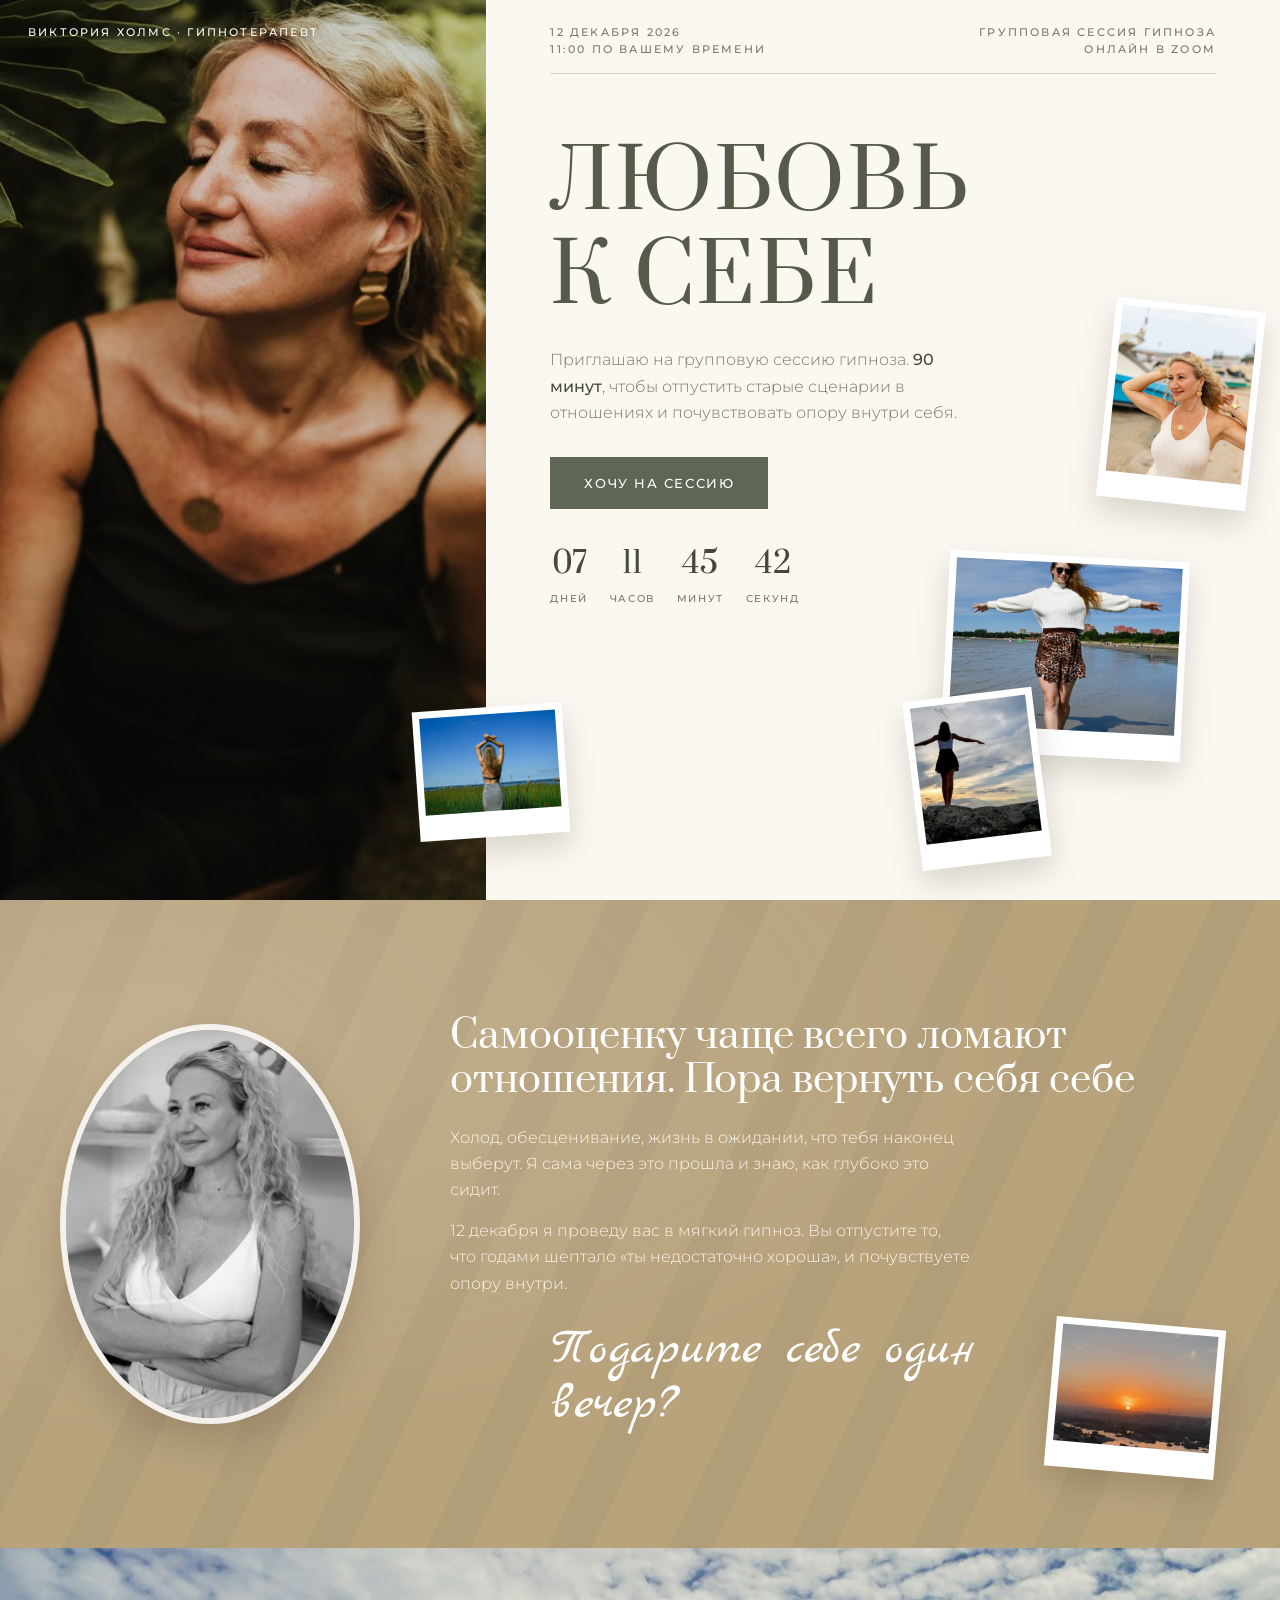
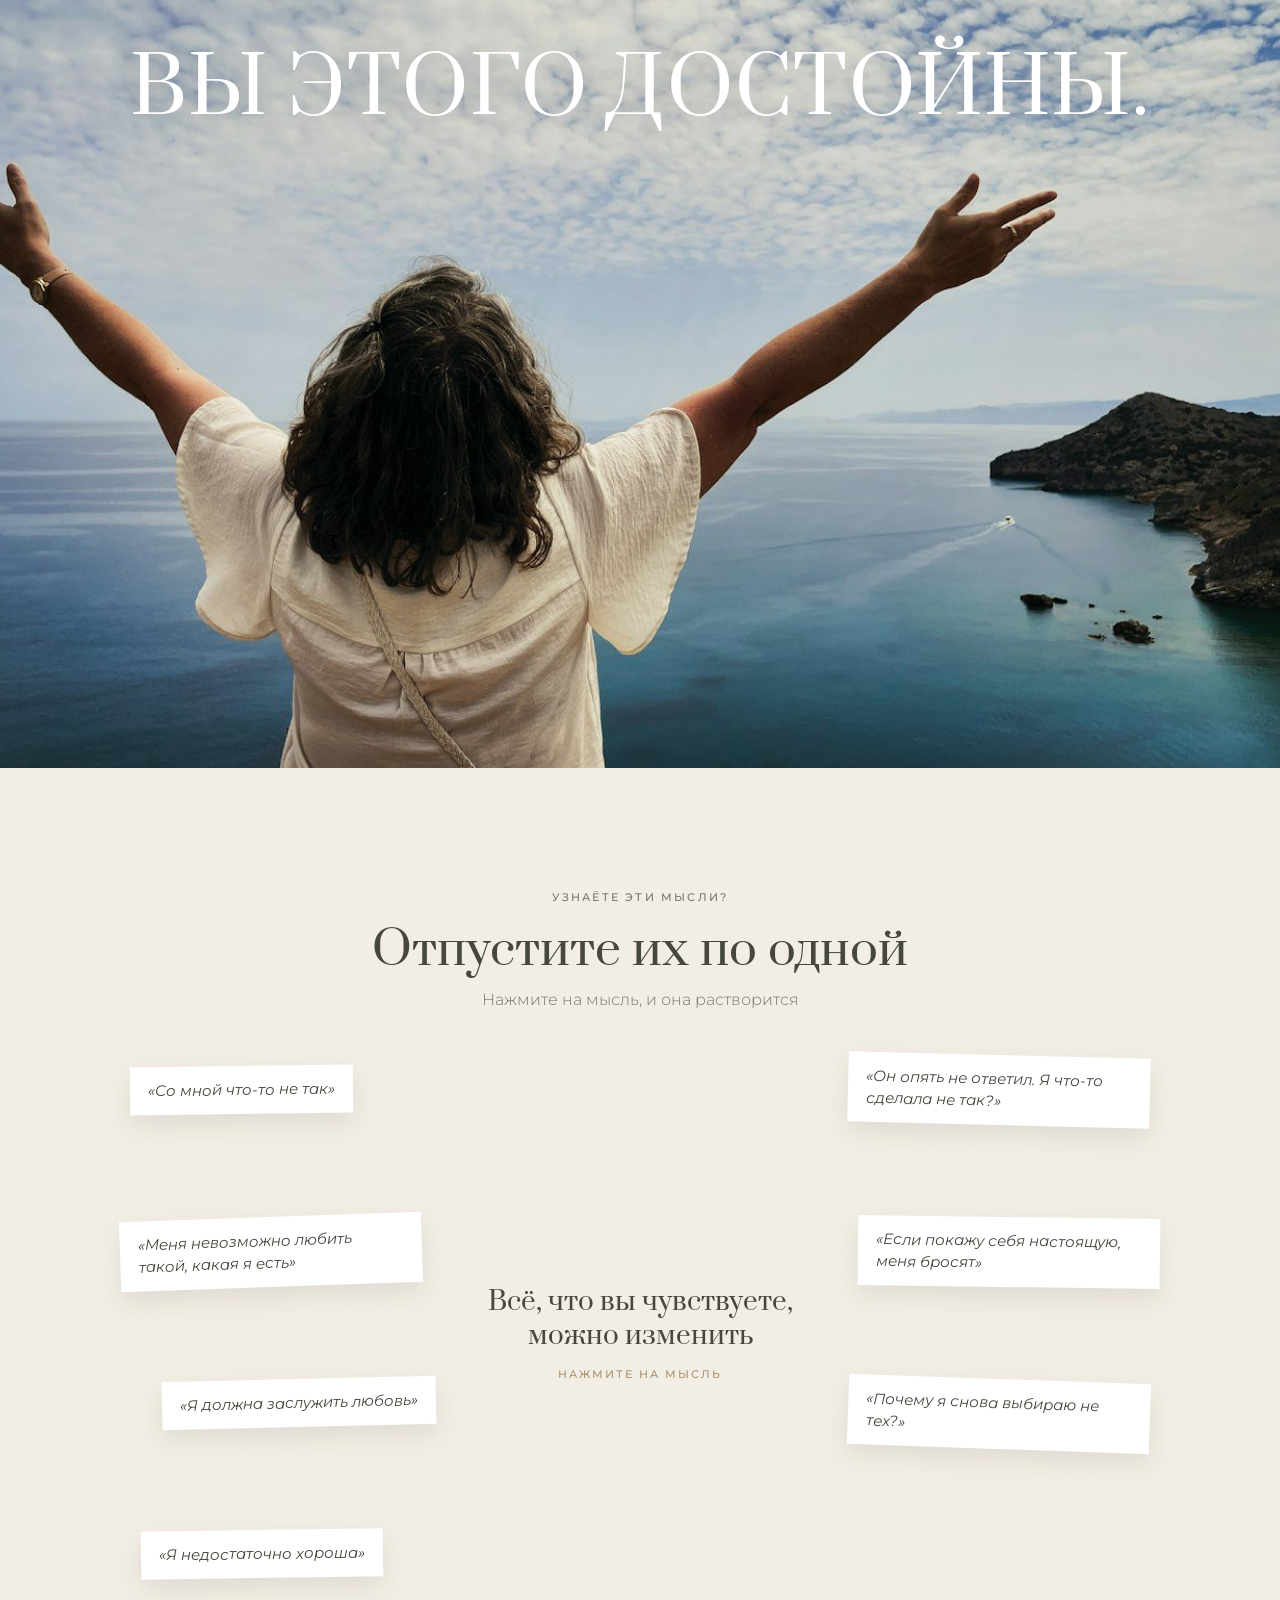
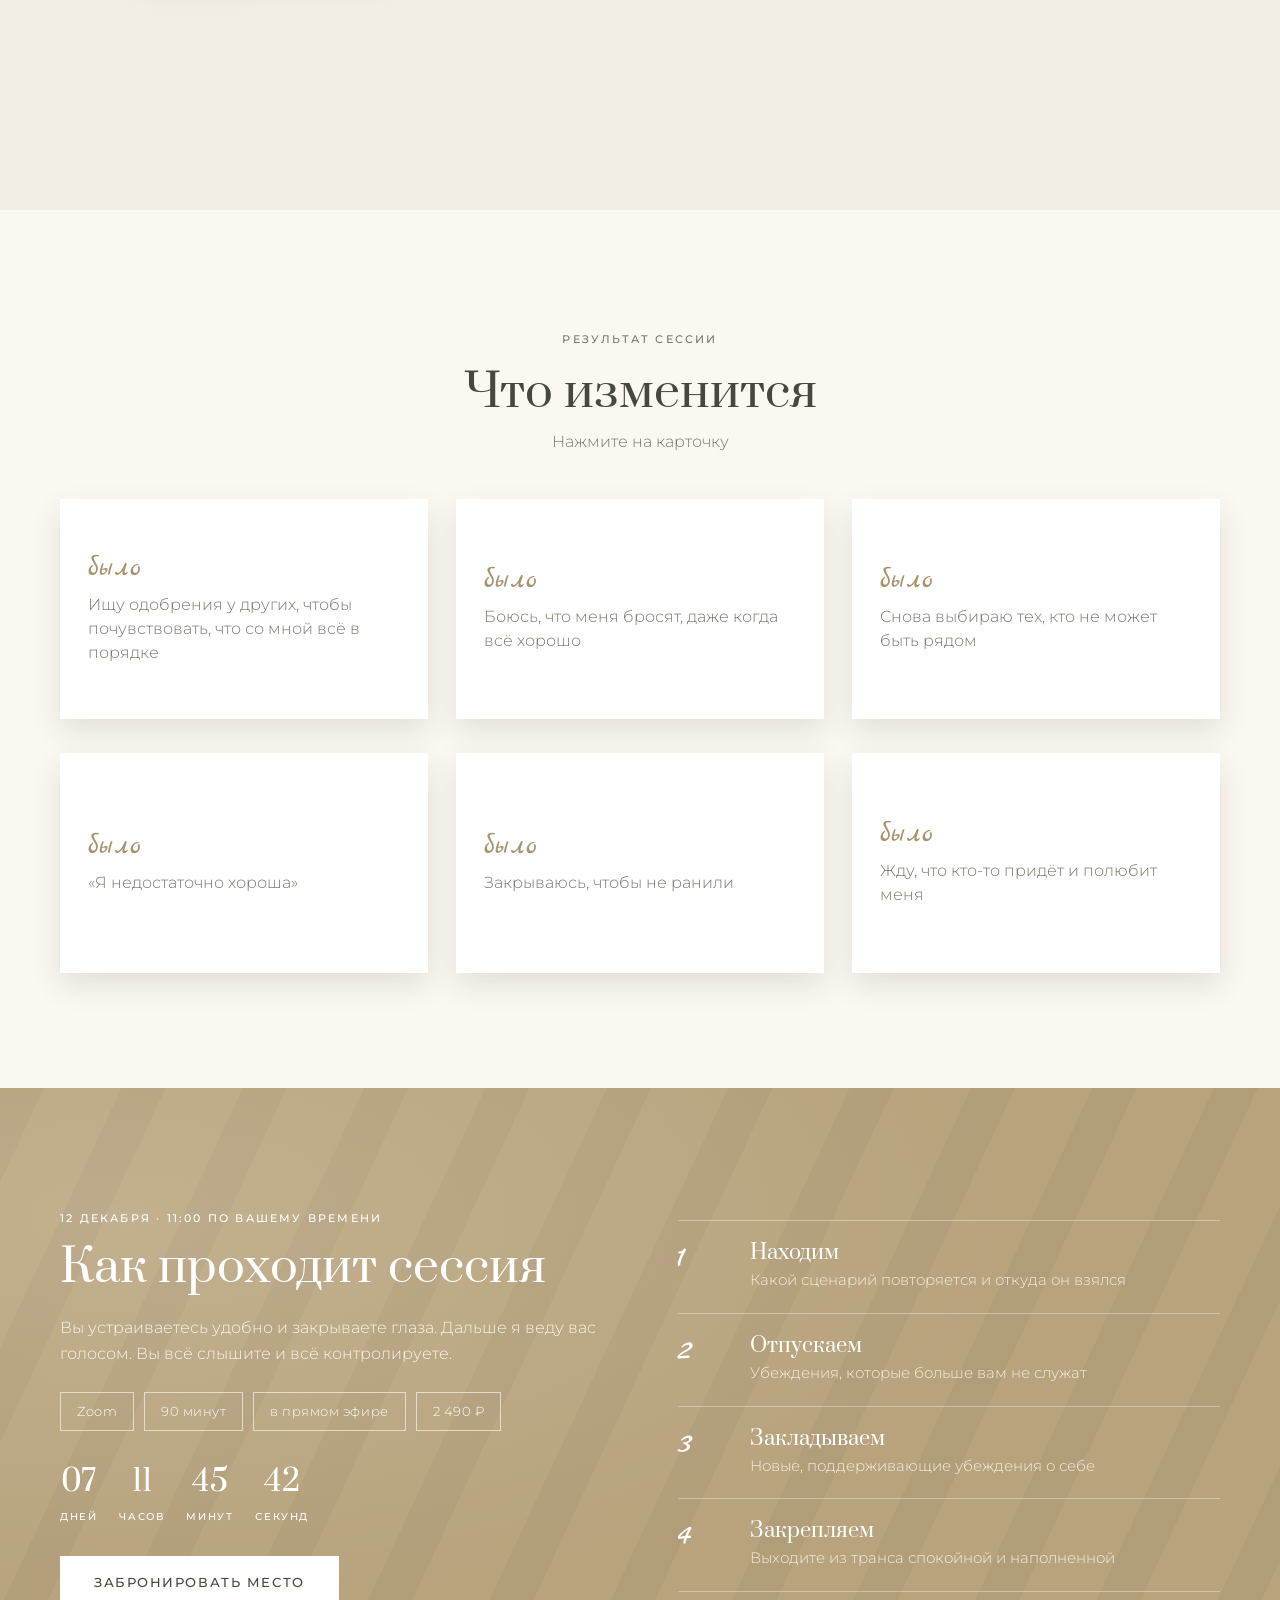
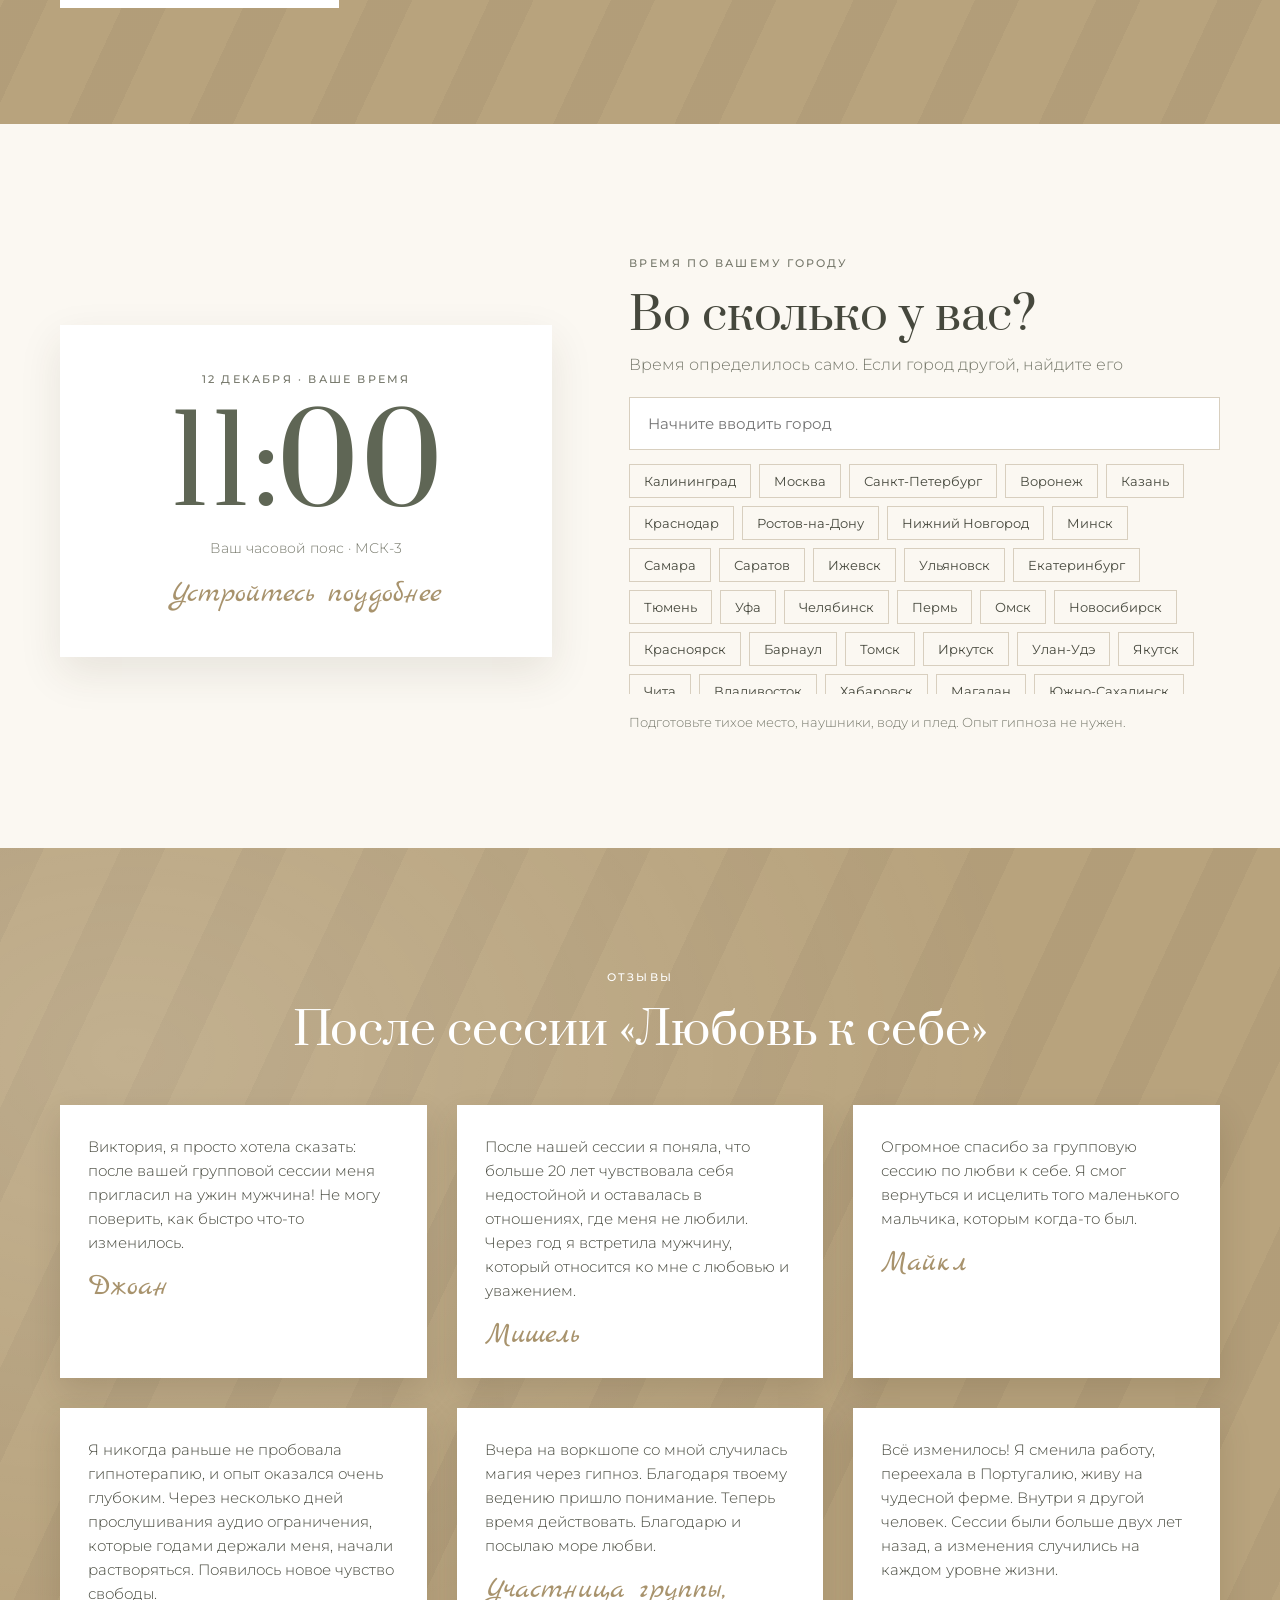
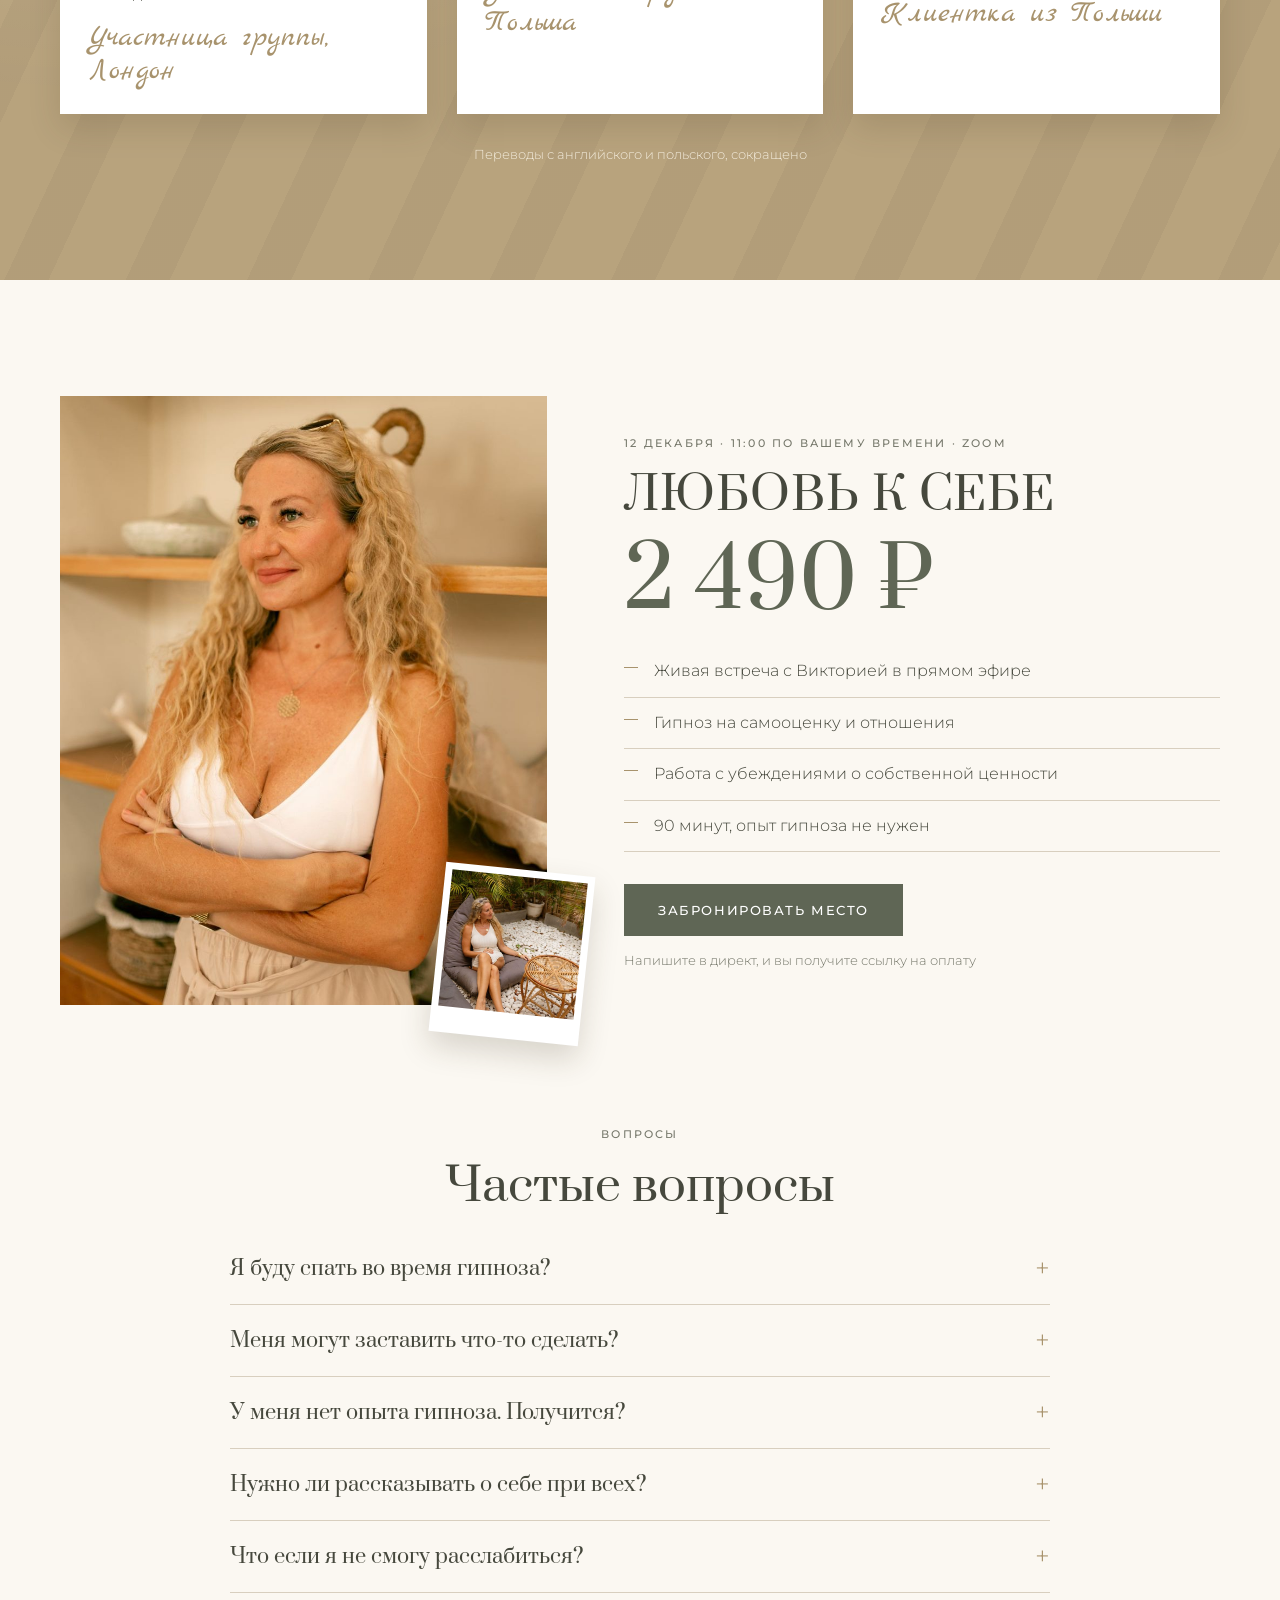
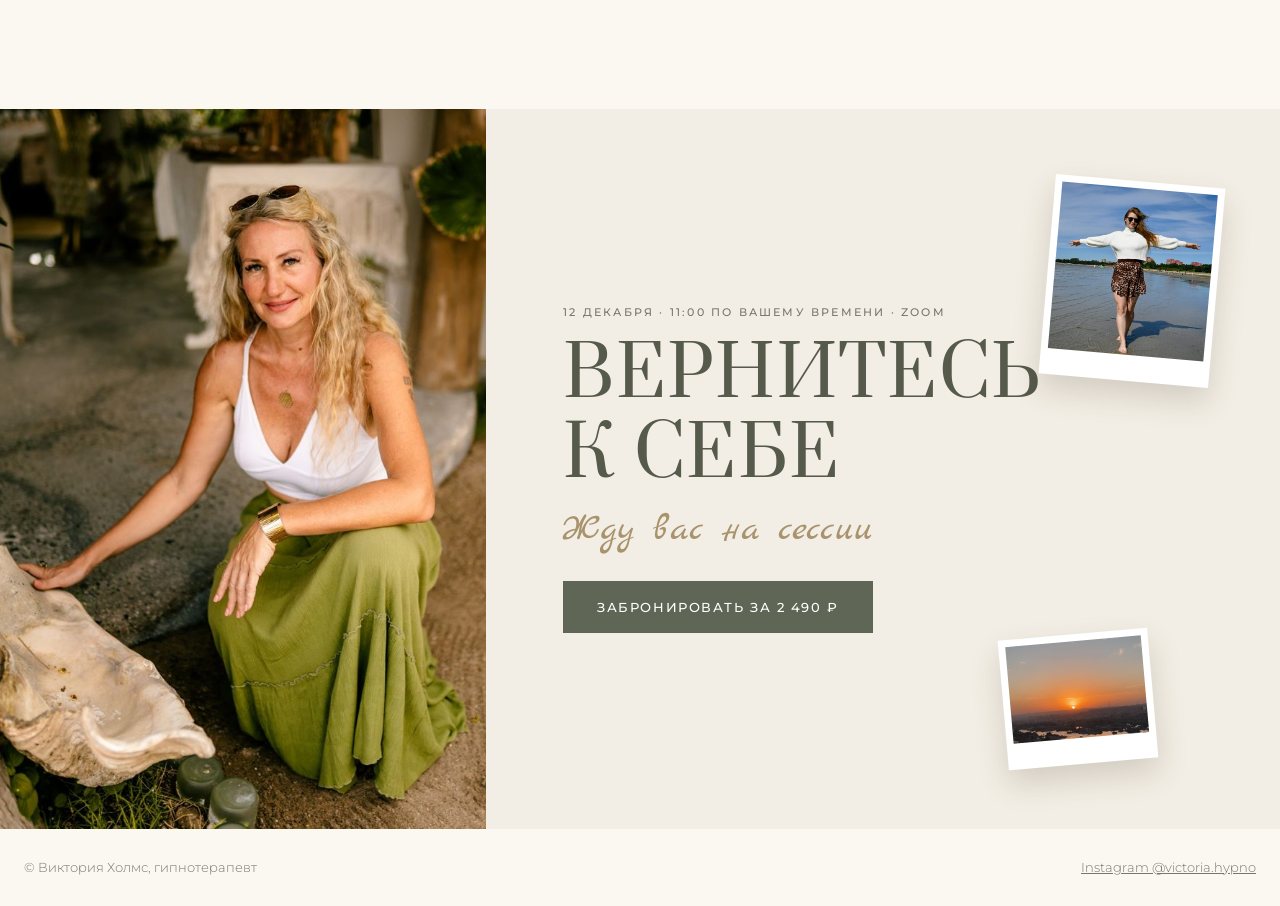
<file: 1212.html>
<!DOCTYPE html>
<html lang="ru">
<head>
<meta charset="utf-8">
<meta name="viewport" content="width=device-width,initial-scale=1">
<title>Любовь к себе · групповая сессия гипноза 12.12 · Виктория Холмс</title>
<meta name="description" content="Групповая онлайн-сессия гипноза «Любовь к себе» с Викторией Холмс 12 декабря в 14:00 по Москве.">
<link rel="preconnect" href="https://fonts.googleapis.com"><link rel="preconnect" href="https://fonts.gstatic.com" crossorigin>
<link href="https://fonts.googleapis.com/css2?family=Prata&family=Montserrat:wght@300;400;500&family=Marck+Script&display=swap" rel="stylesheet">
<style>
:root{--cream:#fbf8f2;--paper:#f3eee5;--tan:#b8a37d;--tan2:#a8936d;--sage:#5f6655;--ink:#46483d;--soft:#76786b;--line:#d8cfbf}
*{box-sizing:border-box;margin:0;padding:0}
html{scroll-behavior:smooth}
body{background:var(--cream);color:var(--ink);font:300 16px/1.65 Montserrat,sans-serif;-webkit-font-smoothing:antialiased;overflow-x:hidden}
img{display:block;max-width:100%}
a{color:inherit}
h1,h2,h3{font-family:Prata,Georgia,serif;font-weight:400;line-height:1.15}
.up{text-transform:uppercase;letter-spacing:.02em}
.caps{font:500 11px/1.5 Montserrat,sans-serif;letter-spacing:.2em;text-transform:uppercase;color:var(--soft)}
.script{font-family:"Marck Script",cursive;font-weight:400;line-height:1.1}
.wrap{width:min(1160px,100% - 48px);margin-inline:auto}
.center{text-align:center}
section{position:relative}
.btn{display:inline-block;background:var(--sage);color:#fff;text-decoration:none;font:500 13px Montserrat,sans-serif;letter-spacing:.12em;text-transform:uppercase;padding:18px 34px;border:0;cursor:pointer;transition:background .3s,transform .3s}
.btn:hover{background:#4d5345;transform:translateY(-2px)}
.btn.ghost{background:transparent;color:var(--ink);border:1px solid var(--ink)}
.btn.ghost:hover{background:var(--ink);color:#fff}
.btn.white{background:#fff;color:var(--ink)}
.btn.white:hover{background:var(--cream)}
.pol{position:absolute;background:#fff;padding:7px 7px 26px;box-shadow:0 14px 30px rgba(60,50,30,.18);transform:rotate(var(--r,0deg));transition:transform .5s;z-index:2}
.pol:hover{transform:rotate(0deg) scale(1.04)}
.pol img{width:100%;height:100%;object-fit:cover}
.rv{opacity:0;transform:translateY(26px);transition:opacity 1s,transform 1s}
.rv.in{opacity:1;transform:none}

/* 1. HERO */
.hero{display:grid;grid-template-columns:38% 1fr;min-height:100vh;min-height:100svh}
.hero-ph{position:relative;overflow:hidden}
.hero-ph img{width:100%;height:100%;object-fit:cover;object-position:50% 30%}
.hero-ph .caps{position:absolute;left:28px;top:24px;color:#fff;text-shadow:0 1px 8px rgba(0,0,0,.3)}
.hero-tx{position:relative;padding:24px clamp(28px,5vw,80px) 60px;display:flex;flex-direction:column}
.topline{display:flex;justify-content:space-between;gap:20px;padding-bottom:16px;border-bottom:1px solid var(--line);text-align:right}
.topline .caps:first-child{text-align:left}
.hero h1{font-size:clamp(46px,6.4vw,92px);margin:clamp(40px,7vh,90px) 0 22px;color:#565a4b}
.hero .lead{max-width:430px;font-size:16px;color:var(--soft);margin-bottom:30px}
.hero .lead b{font-weight:500;color:var(--ink)}
.timer{display:flex;gap:22px;margin-top:34px}
.timer div{text-align:center}
.timer b{display:block;font:400 30px Prata,serif;color:var(--ink)}
.timer small{font:500 10px Montserrat;letter-spacing:.16em;text-transform:uppercase;color:var(--soft)}
.hero .p1{width:150px;height:130px;left:-70px;bottom:7%;--r:-4deg}
.hero .p2{width:240px;height:200px;right:12%;bottom:16%;--r:3deg}
.hero .p3{width:150px;height:200px;right:3%;bottom:44%;--r:6deg}
.hero .p4{width:130px;height:170px;right:30%;bottom:4%;--r:-7deg}

/* 2. TAN BAND */
.band{background:var(--tan);color:#fff;padding:clamp(70px,9vw,120px) 0;overflow:hidden}
.band::before{content:"";position:absolute;inset:0;background:radial-gradient(ellipse at 10% 20%,rgba(255,255,255,.14),transparent 55%),repeating-linear-gradient(115deg,rgba(0,0,0,.035) 0 40px,transparent 40px 110px);pointer-events:none}
.band>.wrap{position:relative;z-index:1}
.why{display:grid;grid-template-columns:300px 1fr;gap:clamp(40px,7vw,100px);align-items:center;position:relative}
.oval{width:300px;height:400px;border-radius:50%;overflow:hidden;border:6px solid rgba(255,255,255,.85);box-shadow:0 20px 40px rgba(0,0,0,.15)}
.oval img{width:100%;height:100%;object-fit:cover;object-position:50% 20%}
.why h2{font-size:clamp(26px,3vw,38px);margin-bottom:22px}
.why p{max-width:520px;color:#fbf6ec;margin-bottom:14px}
.why .script{font-size:clamp(34px,4vw,50px);margin:26px 0 0 clamp(0px,8vw,120px);color:#fff}
.why .p5{width:170px;height:150px;right:0;bottom:-40px;--r:5deg}

/* 3. PHOTO */
.deserve{height:min(92vh,820px);overflow:hidden}
.deserve img{width:100%;height:100%;object-fit:cover;object-position:50% 40%}
.deserve h2{position:absolute;left:0;right:0;top:12%;text-align:center;color:#fff;font-size:clamp(34px,6vw,84px);text-shadow:0 2px 30px rgba(0,0,0,.15);padding:0 20px}

/* 4. THOUGHTS */
.thoughts{padding:clamp(70px,9vw,120px) 0;background:var(--paper)}
.thoughts h2,.sec-h{font-size:clamp(30px,3.6vw,48px);margin:14px 0 10px}
.sub{color:var(--soft);max-width:560px;margin:0 auto}
.mind{position:relative;height:clamp(520px,52vw,580px);max-width:1040px;margin:30px auto 0}
.mid{position:absolute;left:50%;top:50%;transform:translate(-50%,-50%);width:min(36%,320px);text-align:center;z-index:1}
.mid>span{display:block;font:400 clamp(20px,2.2vw,26px)/1.3 Prata,serif;opacity:0;transition:opacity 1.4s}
.mid>small{display:block;font:500 11px Montserrat;letter-spacing:.18em;text-transform:uppercase;color:var(--tan2);margin-top:14px;opacity:0;transition:opacity 1.4s}
.mid.show>span,.mid.show>small{opacity:1}
.girl{--k:1;--t:0;position:relative;width:min(100%,220px);aspect-ratio:4/5;border-radius:50%;overflow:hidden;border:5px solid #fff;box-shadow:0 16px 36px rgba(60,50,30,.18);margin:0 auto 10px;animation:sob .55s ease-in-out infinite;transform-origin:50% 100%}
.girl img{position:absolute;inset:0;width:100%;height:100%;object-fit:cover;transition:opacity 1.3s,transform 1.4s}
.girl .g-cry{opacity:clamp(0,calc(1.5 - var(--t)*2.2),1);transform:scale(calc(1 + var(--t)*.04))}
.girl .g-calm{opacity:clamp(0,calc(var(--t)*2.2 - .7),1);transform:scale(calc(.96 + var(--t)*.04))}
.girl.calm{animation:breath 4.5s ease-in-out infinite}
@keyframes sob{0%,100%{transform:none}25%{transform:translateY(calc(var(--k)*-3px)) rotate(calc(var(--k)*-.7deg))}50%{transform:translateY(calc(var(--k)*1.6px))}75%{transform:translateY(calc(var(--k)*-1.6px)) rotate(calc(var(--k)*.7deg))}}
@keyframes breath{50%{transform:scale(1.03)}}
.thought{position:absolute;left:var(--x);top:var(--y);z-index:2;max-width:29%;padding:13px 18px;background:#fff;border:0;box-shadow:0 10px 24px rgba(60,50,30,.1);color:var(--ink);font:italic 400 15px/1.45 Montserrat,sans-serif;text-align:left;cursor:pointer;opacity:0;filter:blur(10px);transform:translateY(14px) rotate(var(--r));transition:opacity .6s,filter .6s,transform .6s}
.thought.show{opacity:1;filter:none;transform:rotate(var(--r));animation:float var(--f) ease-in-out var(--dl) infinite}
.thought.show:hover{box-shadow:0 14px 30px rgba(60,50,30,.18)}
.thought.gone{animation:none;opacity:0;filter:blur(14px);transform:translateY(-30px) scale(1.12);pointer-events:none}
@keyframes float{50%{translate:0 -8px}}
.after{opacity:0;transition:opacity 1s;margin-top:20px}.after.show{opacity:1}

/* 5. FLIPS */
.changes{padding:clamp(70px,9vw,120px) 0}
.flips{display:grid;grid-template-columns:repeat(3,1fr);gap:34px 28px;margin-top:44px}
.flip{background:none;border:0;cursor:pointer;perspective:1200px;height:220px;font:inherit;color:inherit;transform:rotate(var(--r))}
.flip .in{position:relative;display:block;width:100%;height:100%;transition:transform .9s cubic-bezier(.3,.7,.3,1);transform-style:preserve-3d}
.flip.on .in{transform:rotateY(180deg)}
.flip .f,.flip .b{position:absolute;inset:0;display:flex;flex-direction:column;justify-content:center;padding:26px 28px;backface-visibility:hidden;text-align:left;font-size:16px;line-height:1.5;box-shadow:0 12px 28px rgba(60,50,30,.12)}
.flip .f{background:#fff;color:var(--soft)}
.flip .b{background:var(--sage);color:#fff;transform:rotateY(180deg);font:400 19px/1.4 Prata,serif}
.flip small{font-family:"Marck Script",cursive;font-size:30px;line-height:1;margin-bottom:10px;color:var(--tan2)}
.flip .b small{color:#e8dcc0}

/* 6. SESSION */
.session .grid{display:grid;grid-template-columns:1fr 1fr;gap:clamp(40px,6vw,90px);align-items:center;position:relative}
.session h2{font-size:clamp(30px,3.6vw,46px);margin:12px 0 20px}
.meta{display:flex;flex-wrap:wrap;gap:10px;margin:24px 0 30px}
.meta span{border:1px solid rgba(255,255,255,.6);padding:8px 16px;font-size:13px;letter-spacing:.04em}
.steps{display:grid;gap:0;counter-reset:s}
.steps div{display:grid;grid-template-columns:56px 1fr;gap:4px 16px;padding:20px 0;border-bottom:1px solid rgba(255,255,255,.35)}
.steps div:first-child{border-top:1px solid rgba(255,255,255,.35)}
.steps b{grid-row:span 2;font:400 34px/1 "Marck Script",cursive;color:#fff}
.steps h3{font-size:20px}
.steps p{color:#f6efe1;font-size:15px}
.session .band-timer .timer b,.session .band-timer .timer small{color:#fff}
.session .band-timer .timer{margin:0 0 28px}

/* 7. TIME */
.tz{padding:clamp(70px,9vw,120px) 0}
.tzbox{display:grid;grid-template-columns:1fr 1.2fr;gap:clamp(30px,6vw,80px);align-items:center;margin-top:10px}
.clockcard{background:#fff;padding:40px 30px 46px;text-align:center;box-shadow:0 16px 40px rgba(60,50,30,.1);transform:rotate(-2deg);container-type:inline-size}
.clock{font:400 min(28cqi,120px)/1 Prata,serif;color:var(--sage);margin:16px 0 10px}
.clock.pop{animation:pop .5s}
@keyframes pop{from{transform:scale(.85);opacity:.3}}
.tzcity{color:var(--soft);font-size:14px}
.clockcard .script{font-size:30px;color:var(--tan2);margin-top:18px}
#tzSearch{width:100%;padding:16px 18px;border:1px solid var(--line);background:#fff;font:400 15px Montserrat;color:var(--ink);margin:18px 0 14px;outline:none}
#tzSearch:focus{border-color:var(--sage)}
.chips{display:flex;flex-wrap:wrap;gap:8px;max-height:230px;overflow:auto;padding-right:4px}
.chip{border:1px solid var(--line);background:transparent;padding:8px 14px;font:400 13px Montserrat;color:var(--ink);cursor:pointer;transition:.25s}
.chip:hover{border-color:var(--sage)}
.chip.on{background:var(--sage);border-color:var(--sage);color:#fff}

/* 8. REVIEWS */
.revs{display:grid;grid-template-columns:repeat(3,1fr);gap:30px;margin-top:48px}
.revs .rev{margin:0}
.rev{background:#fff;padding:30px 28px 26px;box-shadow:0 14px 30px rgba(60,50,30,.15);color:var(--ink);transform:rotate(var(--r))}
.rev p{font-size:15px;line-height:1.6}
.rev .script{display:block;font-size:30px;color:var(--tan2);margin-top:16px}
.note{font-size:13px;color:var(--soft)}

/* 9. PRICE */
.price{padding:clamp(70px,9vw,120px) 0}
.pbox{display:grid;grid-template-columns:.9fr 1.1fr;gap:clamp(36px,6vw,90px);align-items:center}
.pph{position:relative}
.pph>img{width:100%;aspect-ratio:4/5;object-fit:cover;object-position:50% 20%}
.pph .p6{width:150px;height:170px;right:-40px;bottom:-34px;--r:6deg}
.sum{font:400 clamp(54px,7vw,84px)/1 Prata,serif;color:var(--sage);margin:18px 0 22px}
.incl{list-style:none;margin:0 0 32px}
.incl li{padding:12px 0 12px 30px;border-bottom:1px solid var(--line);position:relative}
.incl li::before{content:"";position:absolute;left:0;top:21px;width:14px;height:1px;background:var(--tan2)}

/* 10. FAQ */
.faq{padding:0 0 clamp(70px,9vw,120px)}
details{border-bottom:1px solid var(--line);padding:22px 0}
summary{list-style:none;cursor:pointer;font:400 20px/1.35 Prata,serif;display:flex;justify-content:space-between;gap:20px}
summary::-webkit-details-marker{display:none}
summary::after{content:"+";font:300 26px/1 Montserrat;color:var(--tan2);transition:transform .3s}
details[open] summary::after{transform:rotate(45deg)}
details p{color:var(--soft);margin-top:12px;max-width:680px}

/* 11. FINAL */
.final{display:grid;grid-template-columns:38% 1fr;min-height:80vh;background:var(--paper)}
.final .fph img{width:100%;height:100%;object-fit:cover;object-position:50% 25%}
.final .ftx{position:relative;display:flex;flex-direction:column;justify-content:center;padding:60px clamp(28px,6vw,90px)}
.final h2{font-size:clamp(40px,5.4vw,76px);margin:16px 0 14px;color:#565a4b}
.final .script{font-size:clamp(30px,3vw,42px);color:var(--tan2);margin-bottom:30px}
.final .p7{width:170px;height:200px;right:8%;top:10%;--r:5deg}
.final .p8{width:150px;height:130px;right:16%;bottom:9%;--r:-5deg}
footer{display:flex;justify-content:space-between;flex-wrap:wrap;gap:10px;padding:28px 24px;font-size:13px;color:var(--soft)}

/* sticky mobile button */
.sticky{position:fixed;left:12px;right:12px;bottom:12px;z-index:20;display:none;text-align:center;box-shadow:0 10px 30px rgba(0,0,0,.2);transform:translateY(120%);transition:transform .4s}
.sticky.show{transform:none}

@media(max-width:960px){
  .hero{grid-template-columns:1fr;min-height:0}
  .hero-ph{height:72vh}
  .hero .p1{display:none}
  .hero-tx{padding-bottom:230px}
  .hero .p2{width:180px;height:150px;right:auto;left:24px;bottom:30px}
  .hero .p3{width:120px;height:160px;right:24px;bottom:50px;top:auto}
  .hero .p4{display:none}
  .why{grid-template-columns:1fr;justify-items:center;text-align:center}
  .why p{margin-inline:auto}
  .why .script{margin-left:0}
  .why .p5{display:none}
  .oval{width:220px;height:290px}
  .mind{height:auto;display:flex;flex-direction:column;gap:12px}
  .mid{position:static;transform:none;width:100%;order:-1;margin-bottom:10px}
  .thought{position:static;max-width:none}
  .flips,.revs{grid-template-columns:1fr}.flip{height:150px}
  .session .grid,.tzbox,.pbox{grid-template-columns:1fr}
  .pph .p6{right:10px}
  .final{grid-template-columns:1fr}.final .fph{height:60vh}.final .p7,.final .p8{display:none}
  .sticky{display:block}
}
@media(max-width:520px){.topline{flex-direction:column;text-align:left;gap:4px}.timer{gap:16px}.timer b{font-size:26px}}
@media(prefers-reduced-motion:reduce){*{animation:none!important;transition:none!important}.rv{opacity:1;transform:none}}
/* анкета */
.qz{--qz-g:#5f6655;--qz-g2:#7c8466;--qz-ink:#3f4236;--qz-soft:#85877a;--qz-bg:#fbf8f2;--qz-line:#e5dece;position:fixed;inset:0;z-index:100;display:flex;align-items:center;justify-content:center;padding:16px;background:rgba(36,36,26,.6);backdrop-filter:blur(8px);-webkit-backdrop-filter:blur(8px);opacity:0;pointer-events:none;transition:opacity .4s}
.qz.open{opacity:1;pointer-events:auto}
.qz-box{display:grid;grid-template-columns:300px 1fr;width:min(880px,100%);height:min(640px,calc(100vh - 32px));background:var(--qz-bg);border-radius:28px;overflow:hidden;box-shadow:0 40px 100px rgba(0,0,0,.35);transform:translateY(24px) scale(.98);transition:transform .45s cubic-bezier(.2,.8,.2,1);font-family:Montserrat,sans-serif;color:var(--qz-ink)}
.qz.open .qz-box{transform:none}
.qz-side{position:relative;display:flex;flex-direction:column;justify-content:flex-end;padding:30px 28px;color:#fbf6ea;background:var(--qz-img) center 30%/cover}
.qz-side::before{content:"";position:absolute;inset:0;background:linear-gradient(180deg,rgba(30,30,20,.05) 30%,rgba(30,30,20,.75))}
.qz-side>*{position:relative}
.qz-tag{align-self:flex-start;font:500 10px Montserrat,sans-serif;letter-spacing:.2em;text-transform:uppercase;border:1px solid rgba(251,246,234,.6);border-radius:99px;padding:7px 12px;margin-bottom:auto}
.qz-side-t{font:400 38px/1.05 Prata,Georgia,serif;text-transform:uppercase;margin-bottom:10px}
.qz-side-s{font-size:13px;letter-spacing:.06em;opacity:.9}
.qz-main{position:relative;display:flex;flex-direction:column;padding:34px clamp(22px,4vw,46px) 26px;min-height:0}
.qz-x{position:absolute;right:16px;top:12px;width:38px;height:38px;border-radius:50%;border:0;background:transparent;font:300 28px/1 Montserrat,sans-serif;color:var(--qz-soft);cursor:pointer;transition:background .2s}
.qz-x:hover{background:#efe9dd}
.qz-top{display:flex;align-items:center;gap:14px;margin:0 46px 24px 0}
.qz-top span{font:400 22px/1 "Marck Script",Prata,cursive;color:var(--qz-g2);min-width:46px}
.qz-bar{flex:1;height:4px;border-radius:9px;background:#ebe4d6;overflow:hidden}.qz-bar i{display:block;height:100%;width:0;border-radius:9px;background:linear-gradient(90deg,#a3a983,var(--qz-g));transition:width .5s cubic-bezier(.2,.8,.2,1)}
#qzForm{flex:1;overflow:auto;margin:0 -6px;padding:0 6px 6px}
.qz-q{display:none}.qz-q.on{display:block;animation:qzIn .5s cubic-bezier(.2,.8,.2,1)}
@keyframes qzIn{from{opacity:0;transform:translateY(12px)}}
.qz h3{font:400 clamp(23px,2.6vw,29px)/1.22 Prata,Georgia,serif;margin:0 0 8px;color:var(--qz-ink)}
.qz .hint{font-size:13.5px;color:var(--qz-soft);margin:0 0 20px}
.qz-opts{display:grid;gap:9px;margin-top:18px}
.qz-opts.two{grid-template-columns:1fr 1fr}
.qz label.opt{position:relative;display:flex;gap:14px;align-items:center;padding:14px 18px;background:#fff;border:1.5px solid var(--qz-line);border-radius:16px;cursor:pointer;font-size:15px;line-height:1.4;transition:border-color .25s,background .25s,color .25s,transform .15s}
.qz label.opt:hover{border-color:#b9bd9f;transform:translateY(-1px)}
.qz label.opt input{position:absolute;opacity:0;pointer-events:none}
.qz label.opt i{flex:none;width:20px;height:20px;border:1.5px solid #c4bfae;border-radius:50%;display:grid;place-items:center;transition:.25s}
.qz label.opt.ck i{border-radius:6px}
.qz label.opt i::after{content:"";width:9px;height:9px;border-radius:inherit;background:#fff;transform:scale(0);transition:transform .25s}
.qz label.opt.ck i::after{width:10px;height:6px;border:2px solid #fff;border-top:0;border-right:0;background:none;border-radius:0;transform:rotate(-45deg) scale(0);margin-top:-2px}
.qz label.opt:has(input:checked){background:var(--qz-g);border-color:var(--qz-g);color:#fbf8f2}
.qz label.opt:has(input:checked) i{border-color:#fbf8f2;background:rgba(255,255,255,.15)}
.qz label.opt:has(input:checked) i::after{transform:scale(1)}
.qz label.opt.ck:has(input:checked) i::after{transform:rotate(-45deg) scale(1)}
.qz input[type=text],.qz textarea{width:100%;padding:15px 18px;border:1.5px solid var(--qz-line);border-radius:16px;background:#fff;font:400 15px Montserrat,sans-serif;color:var(--qz-ink);outline:none;transition:border-color .25s,box-shadow .25s}
.qz input[type=text]:focus,.qz textarea:focus{border-color:var(--qz-g2);box-shadow:0 0 0 4px rgba(124,132,102,.14)}
.qz textarea{min-height:150px;resize:vertical;margin-top:18px}
.qz .fld{display:block;font:500 11px Montserrat,sans-serif;letter-spacing:.14em;text-transform:uppercase;color:var(--qz-soft);margin:18px 0 8px}
.qz .other{margin-top:9px}
.qz .err{color:#a4493d;font-size:13px;min-height:18px;margin-top:10px}
.qz-nav{display:flex;justify-content:space-between;align-items:center;gap:12px;padding-top:16px;border-top:1px solid #eee7da;margin-top:8px}
.qz-back{border:0;background:none;font:400 14px Montserrat,sans-serif;color:var(--qz-soft);cursor:pointer;visibility:hidden;padding:10px 4px}
.qz-back:hover{color:var(--qz-ink)}
.qz-btn{display:inline-flex;align-items:center;gap:10px;background:var(--qz-g);color:#fbf8f2;border:0;border-radius:99px;padding:16px 30px;font:500 12px Montserrat,sans-serif;letter-spacing:.14em;text-transform:uppercase;cursor:pointer;text-decoration:none;transition:background .25s,transform .2s}
.qz-btn::after{content:"→";font-size:16px;letter-spacing:0}
.qz-btn:hover{background:#4c5242;transform:translateY(-1px)}
.qz .done{text-align:center;padding-top:40px}
.qz .done .ok{width:74px;height:74px;margin:0 auto 22px;border-radius:50%;background:var(--qz-g);display:grid;place-items:center;animation:qzPop .6s cubic-bezier(.2,1.4,.4,1)}
.qz .done .ok::after{content:"";width:26px;height:14px;border:3px solid #fbf8f2;border-top:0;border-right:0;transform:rotate(-45deg);margin-top:-6px}
@keyframes qzPop{from{transform:scale(.3);opacity:0}}
.qz .done p{color:var(--qz-soft);margin:10px auto 26px;max-width:380px;line-height:1.6}
body.qz-lock{overflow:hidden}
@media(max-width:760px){
  .qz{padding:0;align-items:flex-end}
  .qz-box{grid-template-columns:1fr;grid-template-rows:118px 1fr;height:92vh;height:92dvh;border-radius:24px 24px 0 0}
  .qz-side{padding:16px 20px;flex-direction:row;align-items:flex-end;justify-content:space-between;background-position:center 25%}
  .qz-tag{display:none}.qz-side-t{font-size:24px;margin:0;white-space:nowrap}.qz-side-t br{display:none}.qz-side-s{display:none}
  .qz-main{padding:22px 18px 18px}
  .qz-x{top:-108px;right:10px;color:#fff;background:rgba(0,0,0,.25)}
  .qz-opts.two{grid-template-columns:1fr}
}
</style>
</head>
<body>

<!-- 1. Первый экран -->
<section class="hero">
  <div class="hero-ph">
    <img src="hero.jpg" alt="Виктория Холмс, гипнотерапевт" fetchpriority="high">
    <span class="caps">Виктория Холмс · гипнотерапевт</span>
  </div>
  <div class="hero-tx">
    <div class="topline">
      <span class="caps">12 декабря 2026<br><span class="js-time">14:00 по Москве</span></span>
      <span class="caps">Групповая сессия гипноза<br>онлайн в Zoom</span>
    </div>
    <h1 class="up">Любовь<br>к себе</h1>
    <p class="lead">Приглашаю на групповую сессию гипноза. <b>90 минут</b>, чтобы отпустить старые сценарии в отношениях и почувствовать опору внутри себя.</p>
    <div><a class="btn js-pay" href="#price">Хочу на сессию</a></div>
    <div class="timer" aria-label="До начала сессии"><div><b data-t="d">00</b><small>дней</small></div><div><b data-t="h">00</b><small>часов</small></div><div><b data-t="m">00</b><small>минут</small></div><div><b data-t="s">00</b><small>секунд</small></div></div>
    <div class="pol p1"><img src="p_grass.jpg" alt=""></div>
    <div class="pol p2"><img src="p_beach.jpg" alt=""></div>
    <div class="pol p3"><img src="p_wind.jpg" alt=""></div>
    <div class="pol p4"><img src="p_sunset.jpg" alt=""></div>
  </div>
</section>

<!-- 2. Почему -->
<section class="band">
  <div class="wrap why">
    <div class="oval rv"><img src="oval.jpg" alt="Виктория Холмс" loading="lazy"></div>
    <div class="rv">
      <h2>Самооценку чаще всего ломают отношения. Пора вернуть себя себе</h2>
      <p>Холод, обесценивание, жизнь в ожидании, что тебя наконец выберут. Я сама через это прошла и знаю, как глубоко это сидит.</p>
      <p>12 декабря я проведу вас в мягкий гипноз. Вы отпустите то, что годами шептало «ты недостаточно хороша», и почувствуете опору внутри.</p>
      <p class="script">Подарите себе один вечер?</p>
    </div>
    <div class="pol p5"><img src="p_nile.jpg" alt="" loading="lazy"></div>
  </div>
</section>

<!-- 3. Фото -->
<section class="deserve">
  <img src="sky.jpg" alt="Женщина раскинула руки над морем" loading="lazy">
  <h2 class="up rv">Вы этого достойны.</h2>
</section>

<!-- 4. Мысли -->
<section class="thoughts">
  <div class="wrap">
    <div class="center"><span class="caps">Узнаёте эти мысли?</span><h2>Отпустите их по одной</h2><p class="sub">Нажмите на мысль, и она растворится</p></div>
    <div class="mind" id="mind">
      <div class="mid" id="mid">
        <span id="midText">Всё, что вы чувствуете, можно изменить</span><small id="hint">Нажмите на мысль</small>
      </div>
    </div>
    <div class="center after" id="after"><a class="btn js-pay" href="#price">Хочу на сессию 12.12</a></div>
  </div>
</section>

<!-- 5. Что изменится -->
<section class="changes">
  <div class="wrap">
    <div class="center rv"><span class="caps">Результат сессии</span><h2 class="sec-h">Что изменится</h2><p class="sub">Нажмите на карточку</p></div>
    <div class="flips">
      <button class="flip rv" type="button" style="--r:-1.5deg"><span class="in"><span class="f"><small>было</small>Ищу одобрения у других, чтобы почувствовать, что со мной всё в порядке</span><span class="b"><small>стало</small>Опора внутри. Чужое мнение больше не решает, какая я</span></span></button>
      <button class="flip rv" type="button" style="--r:1deg"><span class="in"><span class="f"><small>было</small>Боюсь, что меня бросят, даже когда всё хорошо</span><span class="b"><small>стало</small>Спокойствие в отношениях без постоянной тревоги</span></span></button>
      <button class="flip rv" type="button" style="--r:-.6deg"><span class="in"><span class="f"><small>было</small>Снова выбираю тех, кто не может быть рядом</span><span class="b"><small>стало</small>Выбираю тех, кто выбирает меня</span></span></button>
      <button class="flip rv" type="button" style="--r:1.2deg"><span class="in"><span class="f"><small>было</small>«Я недостаточно хороша»</span><span class="b"><small>стало</small>«Я достойна любви, заботы и уважения»</span></span></button>
      <button class="flip rv" type="button" style="--r:-1deg"><span class="in"><span class="f"><small>было</small>Закрываюсь, чтобы не ранили</span><span class="b"><small>стало</small>Безопасно открываться и быть собой</span></span></button>
      <button class="flip rv" type="button" style="--r:.8deg"><span class="in"><span class="f"><small>было</small>Жду, что кто-то придёт и полюбит меня</span><span class="b"><small>стало</small>Любовь к себе как фундамент для здоровых отношений</span></span></button>
    </div>
  </div>
</section>

<!-- 6. Как проходит -->
<section class="band session" id="session">
  <div class="wrap grid">
    <div class="rv">
      <span class="caps" style="color:#fff">12 декабря · <span class="js-time">14:00 по Москве</span></span>
      <h2>Как проходит сессия</h2>
      <p style="color:#fbf6ec">Вы устраиваетесь удобно и закрываете глаза. Дальше я веду вас голосом. Вы всё слышите и всё контролируете.</p>
      <div class="meta"><span>Zoom</span><span>90 минут</span><span>в прямом эфире</span><span>2 490 ₽</span></div>
      <div class="band-timer"><div class="timer"><div><b data-t="d">00</b><small>дней</small></div><div><b data-t="h">00</b><small>часов</small></div><div><b data-t="m">00</b><small>минут</small></div><div><b data-t="s">00</b><small>секунд</small></div></div></div>
      <a class="btn white js-pay" href="#price">Забронировать место</a>
    </div>
    <div class="steps rv">
      <div><b>1</b><h3>Находим</h3><p>Какой сценарий повторяется и откуда он взялся</p></div>
      <div><b>2</b><h3>Отпускаем</h3><p>Убеждения, которые больше вам не служат</p></div>
      <div><b>3</b><h3>Закладываем</h3><p>Новые, поддерживающие убеждения о себе</p></div>
      <div><b>4</b><h3>Закрепляем</h3><p>Выходите из транса спокойной и наполненной</p></div>
    </div>
  </div>
</section>

<!-- 7. Время -->
<section class="tz">
  <div class="wrap">
    <div class="tzbox">
      <div class="clockcard rv">
        <span class="caps">12 декабря · ваше время</span>
        <div class="clock" id="tzTime">14:00</div>
        <p class="tzcity" id="tzCity">по времени вашего телефона</p>
        <p class="script">Устройтесь поудобнее</p>
      </div>
      <div class="rv">
        <span class="caps">Время по вашему городу</span>
        <h2 class="sec-h">Во сколько у вас?</h2>
        <p class="sub" style="margin:0">Время определилось само. Если город другой, найдите его</p>
        <input id="tzSearch" type="search" placeholder="Начните вводить город" aria-label="Поиск города" autocomplete="off">
        <div class="chips" id="tzChips"></div>
        <p class="note" style="margin-top:18px">Подготовьте тихое место, наушники, воду и плед. Опыт гипноза не нужен.</p>
      </div>
    </div>
  </div>
</section>

<!-- 8. Отзывы -->
<section class="band">
  <div class="wrap">
    <div class="center rv"><span class="caps" style="color:#fff">Отзывы</span><h2 class="sec-h">После сессии «Любовь к себе»</h2></div>
    <div class="revs">
      <figure class="rev rv" style="--r:-1.5deg"><p>Виктория, я просто хотела сказать: после вашей групповой сессии меня пригласил на ужин мужчина! Не могу поверить, как быстро что-то изменилось.</p><span class="script">Джоан</span></figure>
      <figure class="rev rv" style="--r:1deg"><p>После нашей сессии я поняла, что больше 20 лет чувствовала себя недостойной и оставалась в отношениях, где меня не любили. Через год я встретила мужчину, который относится ко мне с любовью и уважением.</p><span class="script">Мишель</span></figure>
      <figure class="rev rv" style="--r:-.8deg"><p>Огромное спасибо за групповую сессию по любви к себе. Я смог вернуться и исцелить того маленького мальчика, которым когда-то был.</p><span class="script">Майкл</span></figure>
          <figure class="rev rv" style="--r:1.2deg"><p>Я никогда раньше не пробовала гипнотерапию, и опыт оказался очень глубоким. Через несколько дней прослушивания аудио ограничения, которые годами держали меня, начали растворяться. Появилось новое чувство свободы.</p><span class="script">Участница группы, Лондон</span></figure>
      <figure class="rev rv" style="--r:-1deg"><p>Вчера на воркшопе со мной случилась магия через гипноз. Благодаря твоему ведению пришло понимание. Теперь время действовать. Благодарю и посылаю море любви.</p><span class="script">Участница группы, Польша</span></figure>
      <figure class="rev rv" style="--r:.8deg"><p>Всё изменилось! Я сменила работу, переехала в Португалию, живу на чудесной ферме. Внутри я другой человек. Сессии были больше двух лет назад, а изменения случились на каждом уровне жизни.</p><span class="script">Клиентка из Польши</span></figure>
    </div>
    <p class="note center" style="color:#f3ecdc;margin-top:30px">Переводы с английского и польского, сокращено</p>
  </div>
</section>

<!-- 9. Цена -->
<section class="price" id="price">
  <div class="wrap pbox">
    <div class="pph rv">
      <img src="price.jpg" alt="Виктория Холмс" loading="lazy">
      <div class="pol p6"><img src="p_garden.jpg" alt="" loading="lazy"></div>
    </div>
    <div class="rv">
      <span class="caps">12 декабря · <span class="js-time">14:00 по Москве</span> · Zoom</span>
      <h2 class="sec-h up">Любовь к себе</h2>
      <div class="sum">2 490 ₽</div>
      <ul class="incl">
        <li>Живая встреча с Викторией в прямом эфире</li>
        <li>Гипноз на самооценку и отношения</li>
        <li>Работа с убеждениями о собственной ценности</li>
        <li>90 минут, опыт гипноза не нужен</li>
      </ul>
      <a class="btn js-pay" href="#price">Забронировать место</a>
      <p class="note js-paynote" style="margin-top:14px">После оплаты придёт ссылка на Zoom</p>
    </div>
  </div>
</section>

<!-- 10. Вопросы -->
<section class="faq">
  <div class="wrap" style="max-width:820px">
    <div class="center"><span class="caps">Вопросы</span><h2 class="sec-h" style="margin-bottom:20px">Частые вопросы</h2></div>
    <details><summary>Я буду спать во время гипноза?</summary><p>Нет. Вы в глубоком расслаблении, но всё слышите, можете думать и говорить на протяжении всей сессии.</p></details>
    <details><summary>Меня могут заставить что-то сделать?</summary><p>Нет. Вы всегда сохраняете контроль.</p></details>
    <details><summary>У меня нет опыта гипноза. Получится?</summary><p>Да. Опыт не нужен, я провожу вас голосом шаг за шагом.</p></details>
    <details><summary>Нужно ли рассказывать о себе при всех?</summary><p>Нет. Вы просто слушаете и проживаете практику. Делиться или нет, решаете только вы.</p></details>
    <details><summary>Что если я не смогу расслабиться?</summary><p>Просто устройтесь удобно и следуйте за голосом. Даже лёгкое расслабление уже даёт эффект.</p></details>
  </div>
</section>

<!-- 11. Финал -->
<section class="final">
  <div class="fph"><img src="smile.jpg" alt="Виктория Холмс" loading="lazy"></div>
  <div class="ftx rv">
    <span class="caps">12 декабря · <span class="js-time">14:00 по Москве</span> · Zoom</span>
    <h2 class="up">Вернитесь<br>к себе</h2>
    <p class="script">Жду вас на сессии</p>
    <div><a class="btn js-pay" href="#price">Забронировать за 2 490 ₽</a></div>
    <div class="pol p7"><img src="p_beach.jpg" alt="" loading="lazy"></div>
    <div class="pol p8"><img src="p_nile.jpg" alt="" loading="lazy"></div>
  </div>
</section>

<footer>
  <span>© Виктория Холмс, гипнотерапевт</span>
  <a href="https://instagram.com/victoria.hypno">Instagram @victoria.hypno</a>
</footer>

<a class="btn sticky js-pay" href="#price" id="sticky">Хочу на сессию 12.12</a>

<!-- АНКЕТА -->
<div class="qz" id="qz" style="--qz-img:url(hero.jpg)" aria-hidden="true">
  <div class="qz-box" role="dialog" aria-modal="true" aria-label="Анкета перед сессией">
    <div class="qz-side">
      <span class="qz-tag">Анкета перед сессией</span>
      <p class="qz-side-t">Любовь<br>к себе</p>
      <p class="qz-side-s">12 декабря · 2 минуты</p>
    </div>
    <div class="qz-main">
      <button class="qz-x" type="button" id="qzClose" aria-label="Закрыть">×</button>
      <div class="qz-top"><span id="qzStep">1 / 9</span><div class="qz-bar"><i id="qzBar"></i></div></div>
      <form id="qzForm" novalidate></form>
      <div class="qz-nav">
        <button class="qz-back" type="button" id="qzBack">← Назад</button>
        <button class="qz-btn" type="button" id="qzNext">Дальше</button>
      </div>
    </div>
  </div>
</div>

<script>
{
  const CONFIG = {
    start: "2026-12-12T14:00:00+03:00",
    payUrl: "",
    dmUrl: "https://ig.me/m/victoria.hypno"
  };
  const url = CONFIG.payUrl || CONFIG.dmUrl;
  document.querySelectorAll(".js-pay").forEach(a => { a.href = url; a.target = "_blank"; a.rel = "noopener"; });
  if (!CONFIG.payUrl) document.querySelectorAll(".js-paynote").forEach(n => n.textContent = "Напишите в директ, и вы получите ссылку на оплату");
  const el = id => document.getElementById(id);
  const pad = n => String(n).padStart(2, "0");

  /* таймер */
  const end = new Date(CONFIG.start).getTime();
  const tick = () => {
    const t = Math.max(0, Math.floor((end - Date.now()) / 1000));
    const v = { d: pad(Math.floor(t / 86400)), h: pad(Math.floor(t % 86400 / 3600)), m: pad(Math.floor(t % 3600 / 60)), s: pad(t % 60) };
    document.querySelectorAll("[data-t]").forEach(b => b.textContent = v[b.dataset.t]);
  };
  tick(); setInterval(tick, 1000);

  /* появление блоков */
  const rio = new IntersectionObserver(es => es.forEach(e => { if (e.isIntersecting) { e.target.classList.add("in"); rio.unobserve(e.target); } }), { threshold: .15 });
  document.querySelectorAll(".rv").forEach(n => rio.observe(n));

  /* липкая кнопка на телефоне */
  const sticky = el("sticky"), hero = document.querySelector(".hero"), price = el("price");
  const upd = () => { const h = hero.getBoundingClientRect().bottom < 0; const p = price.getBoundingClientRect(); const inPrice = p.top < innerHeight && p.bottom > 0; sticky.classList.toggle("show", h && !inPrice); };
  addEventListener("scroll", upd, { passive: true }); upd();

  /* было / стало */
  document.querySelectorAll(".flip").forEach(f => f.addEventListener("click", () => f.classList.toggle("on")));

  /* время по городам */
  const CITIES = [["Калининград",-1],["Москва",0],["Санкт-Петербург",0],["Воронеж",0],["Казань",0],["Краснодар",0],["Ростов-на-Дону",0],["Нижний Новгород",0],["Минск",0],["Самара",1],["Саратов",1],["Ижевск",1],["Ульяновск",1],["Екатеринбург",2],["Тюмень",2],["Уфа",2],["Челябинск",2],["Пермь",2],["Омск",3],["Новосибирск",4],["Красноярск",4],["Барнаул",4],["Томск",4],["Иркутск",5],["Улан-Удэ",5],["Якутск",6],["Чита",6],["Владивосток",7],["Хабаровск",7],["Магадан",8],["Южно-Сахалинск",8],["Петропавловск-Камчатский",9],["Анадырь",9]];
  const NAMES = {"Europe/Kaliningrad":"Калининград","Europe/Moscow":"Москва","Europe/Minsk":"Минск","Europe/Samara":"Самара","Europe/Saratov":"Саратов","Europe/Ulyanovsk":"Ульяновск","Asia/Yekaterinburg":"Екатеринбург","Asia/Omsk":"Омск","Asia/Novosibirsk":"Новосибирск","Asia/Barnaul":"Барнаул","Asia/Tomsk":"Томск","Asia/Krasnoyarsk":"Красноярск","Asia/Irkutsk":"Иркутск","Asia/Chita":"Чита","Asia/Yakutsk":"Якутск","Asia/Vladivostok":"Владивосток","Asia/Sakhalin":"Южно-Сахалинск","Asia/Magadan":"Магадан","Asia/Kamchatka":"Петропавловск-Камчатский","Asia/Anadyr":"Анадырь"};
  const chips = el("tzChips"), tzTime = el("tzTime"), tzCity = el("tzCity");
  const show = (name, off) => {
    tzTime.classList.remove("pop"); void tzTime.offsetWidth; tzTime.classList.add("pop");
    tzTime.textContent = pad(14 + off) + ":00";
    tzCity.textContent = name + (off === 0 ? " · по Москве" : " · МСК" + (off > 0 ? "+" : "") + off);
  };
  const render = q => {
    chips.innerHTML = "";
    CITIES.filter(([n]) => n.toLowerCase().includes(q.toLowerCase())).forEach(([n, o]) => {
      const b = document.createElement("button"); b.type = "button"; b.className = "chip"; b.textContent = n;
      b.addEventListener("click", () => { chips.querySelectorAll(".on").forEach(x => x.classList.remove("on")); b.classList.add("on"); show(n, o); });
      chips.appendChild(b);
    });
    if (!chips.children.length) chips.innerHTML = '<p class="note">Не нашли город? Время слева показано по часам вашего телефона.</p>';
  };
  render("");
  el("tzSearch").addEventListener("input", e => render(e.target.value.trim()));
  try {
    const s = new Date(CONFIG.start);
    tzTime.textContent = s.toLocaleTimeString("ru-RU", { hour: "2-digit", minute: "2-digit" });
    const diff = (-s.getTimezoneOffset() - 180) / 60;
    const zone = Intl.DateTimeFormat().resolvedOptions().timeZone;
    const label = diff === 0 ? "по Москве" : Number.isInteger(diff) && Math.abs(diff) <= 12 ? "МСК" + (diff > 0 ? "+" : "") + diff : "";
    tzCity.textContent = (NAMES[zone] || "Ваш часовой пояс") + (label ? " · " + label : "");
    const m = [...chips.children].find(b => b.textContent === NAMES[zone]);
    if (m) m.classList.add("on");
    if (diff !== 0) document.querySelectorAll(".js-time").forEach(n => n.textContent = tzTime.textContent + " по вашему времени");
  } catch (e) {}

  /* мысли */
  const T = [
    ["Со мной что-то не так", 1, 4],
    ["Он опять не ответил. Я что-то сделала не так?", 70, 2],
    ["Меня невозможно любить такой, какая я есть", 0, 30],
    ["Если покажу себя настоящую, меня бросят", 71, 30],
    ["Я должна заслужить любовь", 4, 58],
    ["Почему я снова выбираю не тех?", 70, 58],
    ["Я недостаточно хороша", 2, 84],
    ["Лучше не просить. Вдруг откажут", 70, 84]
  ];
  const mind = el("mind"), mid = el("mid"), girl = document.createElement("div");
  const nodes = T.map(([t, x, y], i) => {
    const d = document.createElement("button");
    d.className = "thought"; d.type = "button"; d.textContent = "«" + t + "»";
    d.style.setProperty("--x", x + "%"); d.style.setProperty("--y", y + "%");
    d.style.setProperty("--r", ((i % 2 ? 1 : -1) * (0.8 + (i % 3) * 0.6)) + "deg");
    d.style.setProperty("--f", (5 + (i % 3) * 1.3) + "s"); d.style.setProperty("--dl", (-i * .7) + "s");
    d.setAttribute("aria-label", "Отпустить мысль: " + t);
    mind.appendChild(d); return d;
  });
  let left = nodes.length, started = false;
  const start = () => {
    if (started) return; started = true;
    nodes.forEach((n, i) => setTimeout(() => n.classList.add("show"), 100 + i * 170));
    setTimeout(() => mid.classList.add("show"), 100);
  };
  const io = new IntersectionObserver(e => { if (e[0].isIntersecting) { start(); io.disconnect(); } }, { threshold: .1 });
  io.observe(mind);
  const STEPS = ["", "Становится чуть легче", "Дыхание выравнивается", "Плечи опускаются", "Руки отпускают лицо", "Тревога уходит", "Появляется опора", "Почти..."];
  nodes.forEach(n => n.addEventListener("click", () => {
    if (n.classList.contains("gone")) return;
    n.classList.add("gone"); left--;
    girl.style.setProperty("--k", left / nodes.length);
    girl.style.setProperty("--t", 1 - left / nodes.length);
    if (left > 0) el("hint").textContent = STEPS[nodes.length - left] || "";
    else {
      girl.classList.add("calm");
      el("midText").textContent = "Стало тише, правда? Так ощущается опора внутри";
      el("hint").textContent = "";
      el("after").classList.add("show");
    }
  }));
}
</script>
<script>
/* АНКЕТА: вопросы и отправка */
{
  const FORM = {
    sendUrl: "",                               // куда отправлять ответы (появится позже)
    payUrl: "",                                // ссылка на оплату
    dmUrl: "https://ig.me/m/victoria.hypno"
  };
  const Q = [
    { id: "name", t: "Давайте познакомимся", h: "Чтобы Виктория знала, как к вам обращаться", type: "contact" },
    { id: "age", t: "Сколько вам лет?", type: "one", o: ["до 25", "25-34", "35-44", "45-54", "55+"] },
    { id: "rel", t: "Ваши отношения сейчас", type: "one", o: ["в отношениях", "в браке", "развожусь или расстаюсь", "одна", "всё сложно"] },
    { id: "pain", t: "Что беспокоит больше всего?", h: "Можно выбрать несколько", type: "many", other: true,
      o: ["чувствую, что я недостаточно хороша", "выбираю не тех мужчин", "боюсь, что меня бросят", "растворяюсь в партнёре, забываю о себе", "не могу уйти из отношений, где мне плохо", "тяжело после расставания или развода", "постоянно ищу одобрения", "не могу открыться и довериться"] },
    { id: "long", t: "Как давно это с вами?", type: "one", o: ["меньше года", "1-3 года", "больше 3 лет", "сколько себя помню"] },
    { id: "want", t: "Что вы хотите почувствовать или изменить после сессии?", h: "Своими словами, как есть", type: "text" },
    { id: "tried", t: "Что уже пробовали?", h: "Можно выбрать несколько", type: "many", o: ["психолог", "медитации и практики", "книги и курсы", "гипноз", "ничего"] },
    { id: "why", t: "Что стало решающим, чтобы записаться?", h: "Можно пропустить", type: "text", optional: true },
    { id: "ok", t: "Почти готово", h: "Остался один клик", type: "agree" }
  ];
  const $ = s => document.querySelector(s);
  const box = $("#qz"), form = $("#qzForm"), next = $("#qzNext"), back = $("#qzBack");
  let i = 0;
  const esc = s => s.replace(/[&<>"]/g, c => ({ "&": "&amp;", "<": "&lt;", ">": "&gt;", '"': "&quot;" }[c]));
  form.innerHTML = Q.map((q, n) => {
    let body = "";
    if (q.type === "contact") body = `<label class="fld" for="f_name">Имя</label><input type="text" id="f_name" name="name" autocomplete="given-name"><label class="fld" for="f_contact">Телеграм или Инстаграм для связи</label><input type="text" id="f_contact" name="contact" placeholder="@ник">`;
    if (q.type === "one") body = `<div class="qz-opts${q.o.length > 4 && q.o.every(o => o.length < 16) ? " two" : ""}">` + q.o.map(o => `<label class="opt"><input type="radio" name="${q.id}" value="${esc(o)}"><i></i>${esc(o)}</label>`).join("") + `</div>`;
    if (q.type === "many") body = `<div class="qz-opts">` + q.o.map(o => `<label class="opt ck"><input type="checkbox" name="${q.id}" value="${esc(o)}"><i></i>${esc(o)}</label>`).join("") + `</div>` + (q.other ? `<input class="other" type="text" name="${q.id}_other" placeholder="Другое, напишите своё">` : "");
    if (q.type === "text") body = `<textarea name="${q.id}" aria-label="${esc(q.t)}"></textarea>`;
    if (q.type === "agree") body = `<div class="qz-opts"><label class="opt ck"><input type="checkbox" name="agree" value="да"><i></i>Мне есть 18 лет. Я понимаю, что гипнотерапия не заменяет медицинскую помощь</label></div>`;
    return `<div class="qz-q" data-n="${n}"><h3>${esc(q.t)}</h3>${q.h ? `<p class="hint">${esc(q.h)}</p>` : ""}${body}<p class="err"></p></div>`;
  }).join("") + `<div class="qz-q done" data-n="${Q.length}"><div class="ok"></div><h3>Спасибо!</h3><p id="qzDoneText">Анкета у Виктории. Остался последний шаг: оплата 2 490 ₽, после неё придёт ссылка на Zoom.</p><a class="qz-btn" id="qzPay" target="_blank" rel="noopener">Перейти к оплате</a></div>`;
  const steps = [...form.querySelectorAll(".qz-q")];
  const show = n => {
    i = n; steps.forEach(s => s.classList.toggle("on", +s.dataset.n === n));
    $("#qzBar").style.width = Math.min(100, n / Q.length * 100) + "%";
    $("#qzStep").textContent = n < Q.length ? `${n + 1} / ${Q.length}` : "✓";
    back.style.visibility = n > 0 && n < Q.length ? "visible" : "hidden";
    next.style.display = n < Q.length ? "" : "none";
    next.textContent = n === Q.length - 1 ? "Отправить" : "Дальше";
    const f = steps[n].querySelector("input[type=text],textarea"); if (f && innerWidth > 700) setTimeout(() => f.focus(), 50);
  };
  const val = q => {
    const fd = new FormData(form);
    if (q.type === "contact") return (fd.get("name") || "").trim() && (fd.get("contact") || "").trim();
    if (q.type === "many") return fd.getAll(q.id).length || (fd.get(q.id + "_other") || "").trim();
    if (q.type === "text") return q.optional || (fd.get(q.id) || "").trim();
    if (q.type === "agree") return fd.get("agree");
    return fd.get(q.id);
  };
  const MSG = { contact: "Напишите имя и контакт", one: "Выберите вариант", many: "Выберите хотя бы один вариант", text: "Напишите пару слов", agree: "Поставьте галочку" };
  const answers = () => {
    const fd = new FormData(form), a = { date: new Date().toISOString(), page: location.href };
    Q.forEach(q => {
      if (q.type === "contact") { a.name = fd.get("name"); a.contact = fd.get("contact"); }
      else if (q.type === "many") a[q.id] = [...fd.getAll(q.id), fd.get(q.id + "_other")].filter(Boolean).join("; ");
      else if (q.type === "agree") a.agree = fd.get("agree") || "";
      else a[q.id] = fd.get(q.id) || "";
    });
    return a;
  };
  const send = a => {
    try { localStorage.setItem("vh_form", JSON.stringify(a)); } catch (e) {}
    if (FORM.sendUrl) fetch(FORM.sendUrl, { method: "POST", mode: "no-cors", headers: { "Content-Type": "text/plain" }, body: JSON.stringify(a) }).catch(() => {});
  };
  next.addEventListener("click", () => {
    const q = Q[i], err = steps[i].querySelector(".err");
    if (!val(q)) { err.textContent = MSG[q.type]; return; }
    err.textContent = "";
    if (i === Q.length - 1) send(answers());
    show(i + 1);
  });
  back.addEventListener("click", () => i > 0 && show(i - 1));
  form.addEventListener("change", e => {
    if (e.target.type === "radio") setTimeout(() => { if (Q[i] && Q[i].type === "one" && val(Q[i])) { steps[i].querySelector(".err").textContent = ""; show(i + 1); } }, 280); const er = steps[i] && steps[i].querySelector(".err"); if (er) er.textContent = ""; });
  form.addEventListener("submit", e => e.preventDefault());
  $("#qzPay").href = FORM.payUrl || FORM.dmUrl;
  if (!FORM.payUrl) $("#qzDoneText").textContent = "Анкета у Виктории. Последний шаг: напишите ей в директ слово «СЕССИЯ», и вы получите ссылку на оплату 2 490 ₽.";
  if (!FORM.payUrl) $("#qzPay").textContent = "Написать в директ";
  const open = e => { e.preventDefault(); box.classList.add("open"); box.setAttribute("aria-hidden", "false"); document.body.classList.add("qz-lock"); if (i >= Q.length) { form.reset(); } show(i >= Q.length ? 0 : i); };
  const close = () => { box.classList.remove("open"); box.setAttribute("aria-hidden", "true"); document.body.classList.remove("qz-lock"); };
  document.querySelectorAll(".js-pay").forEach(a => { a.addEventListener("click", open); a.removeAttribute("target"); a.href = "#anketa"; });
  $("#qzClose").addEventListener("click", close);
  box.addEventListener("click", e => { if (e.target === box) close(); });
  addEventListener("keydown", e => { if (e.key === "Escape") close(); });
  if (location.hash === "#anketa") open(new Event("x"));
}
</script>
</body>
</html>
</file>
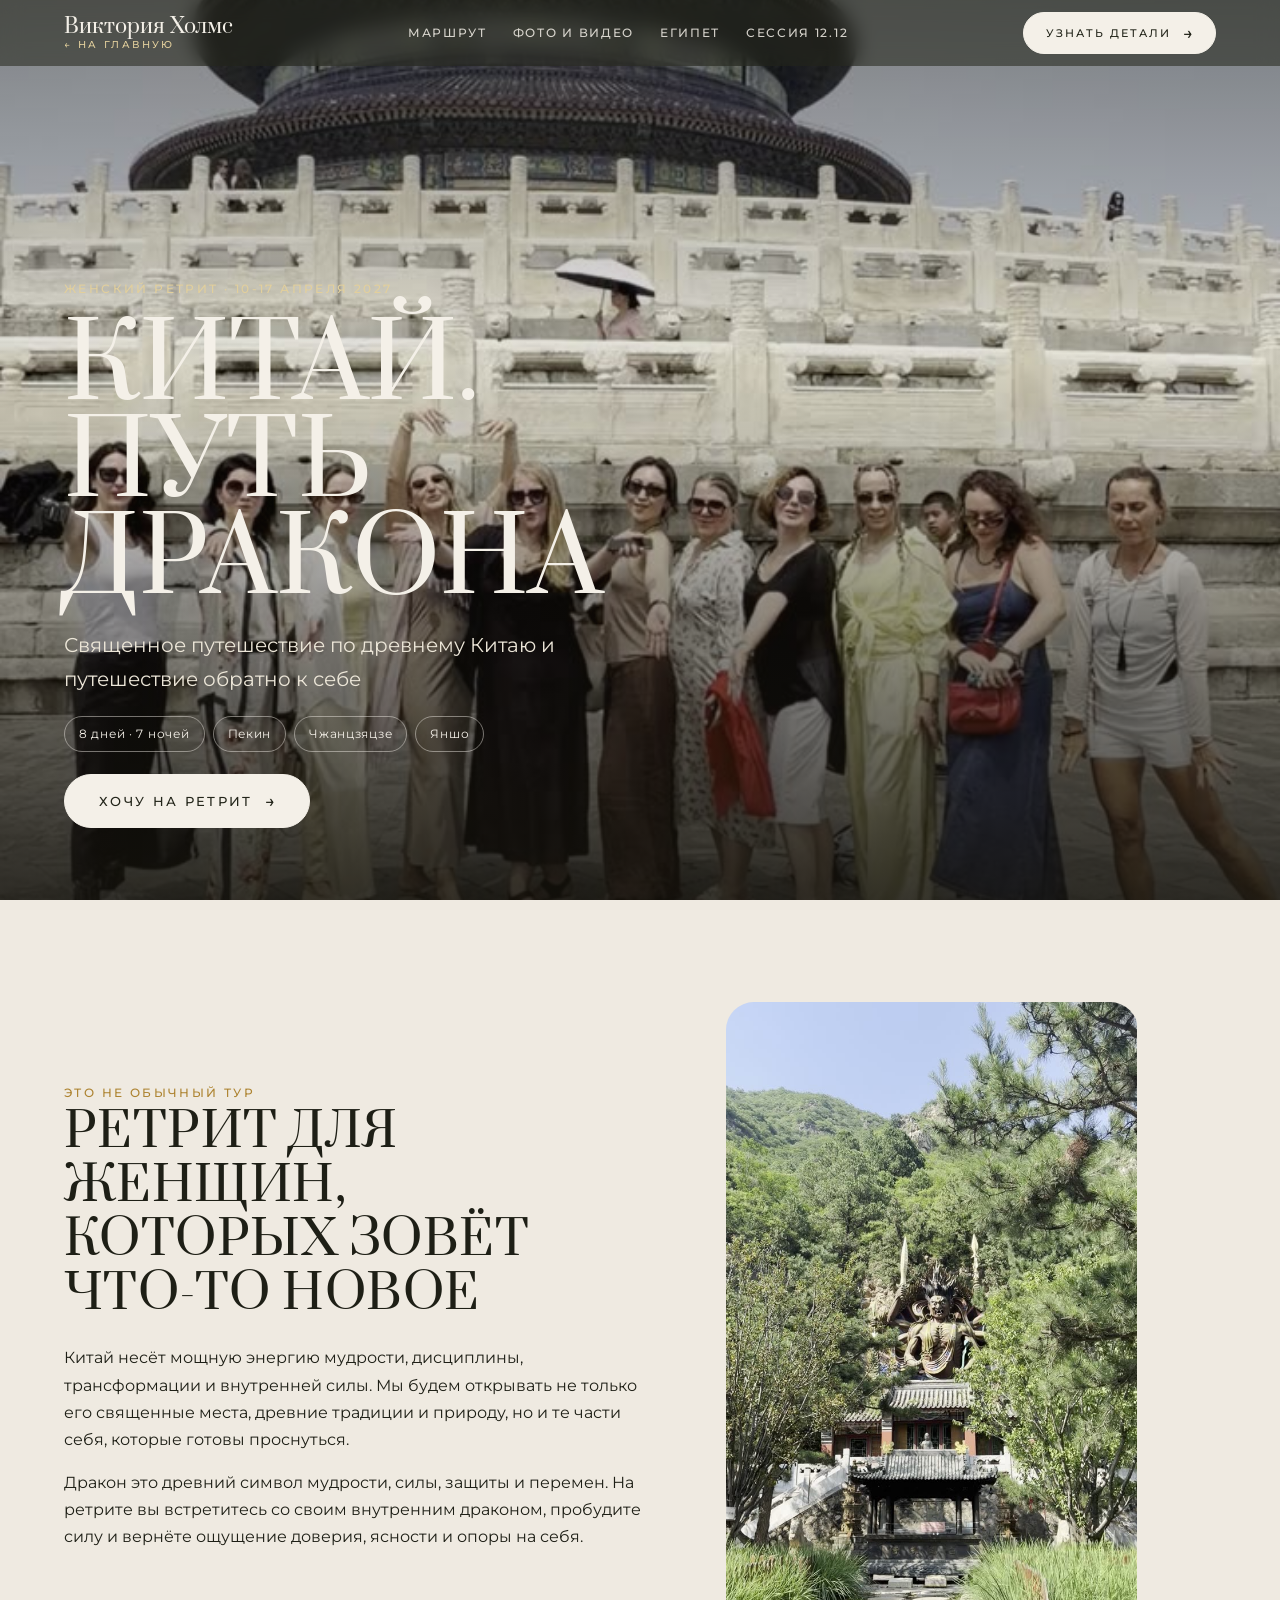
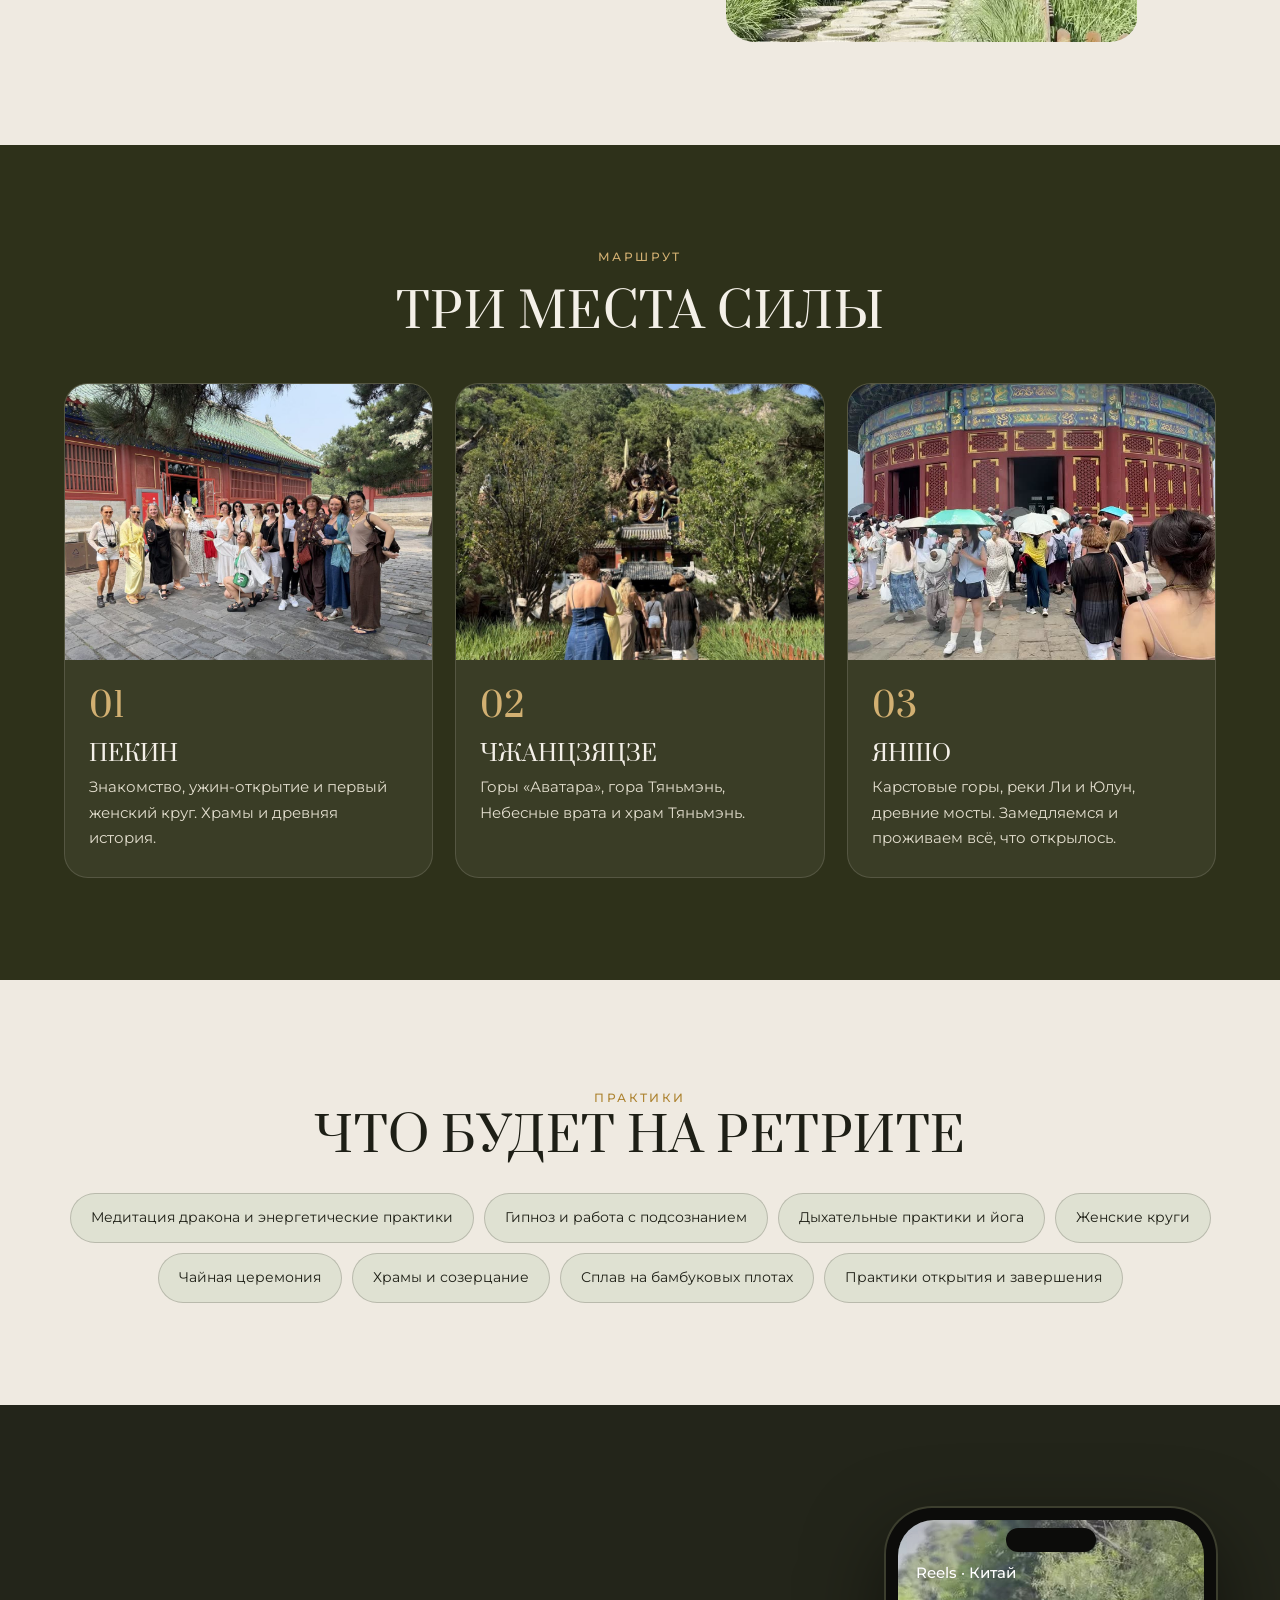
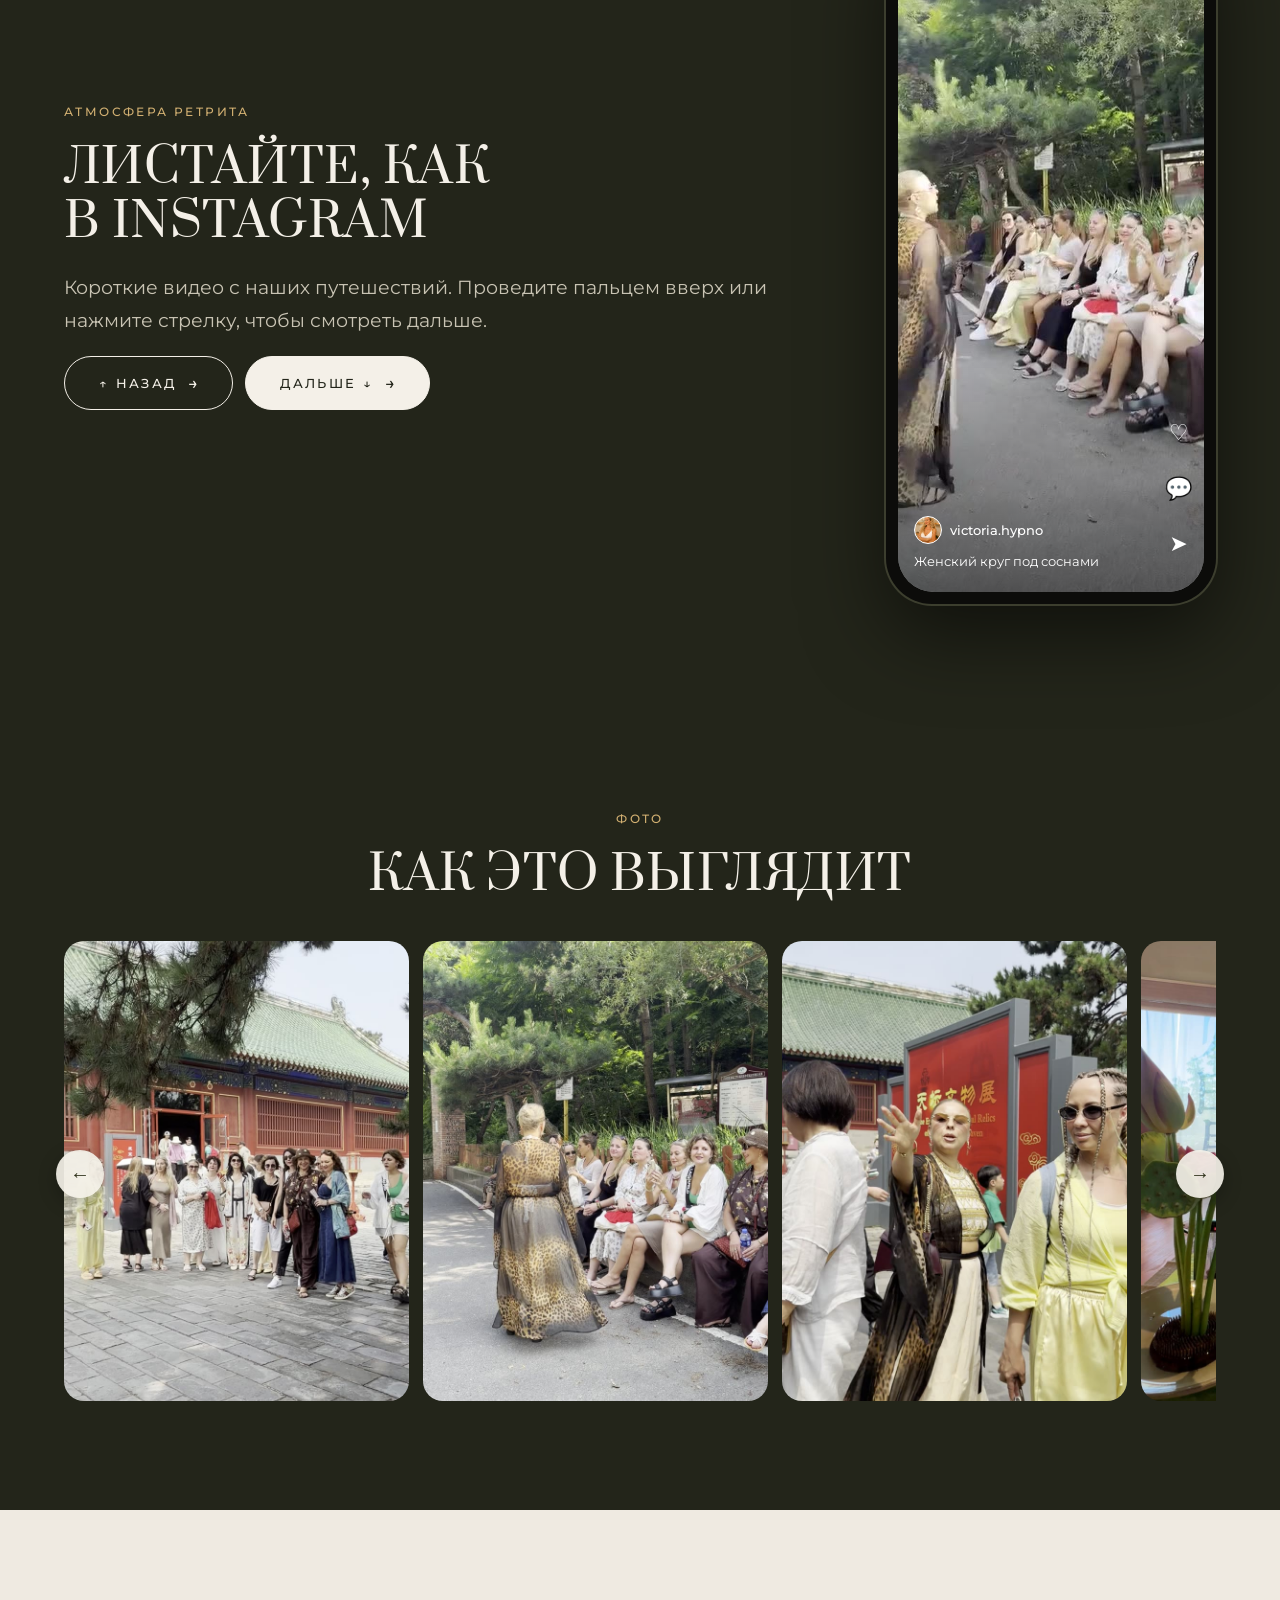
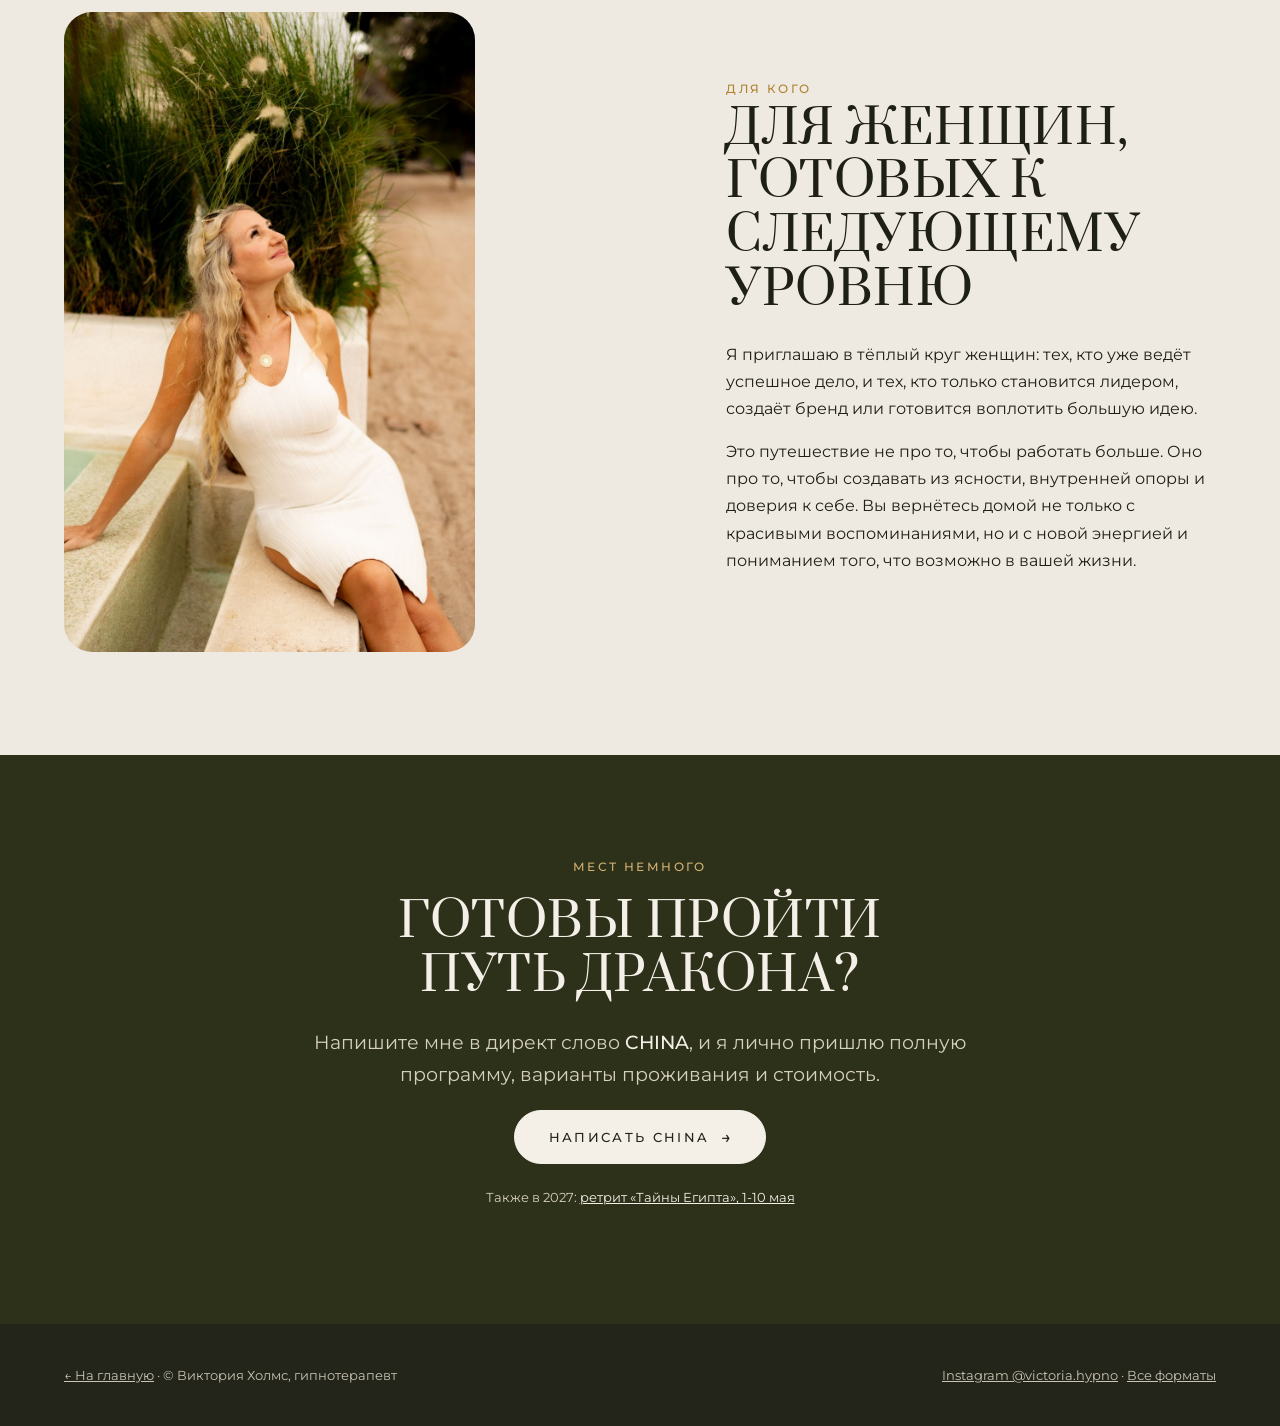
<file: china.html>
<!DOCTYPE html>
<html lang="ru">
<head>
<meta charset="utf-8">
<meta name="viewport" content="width=device-width,initial-scale=1">
<title>Китай. Путь дракона · ретрит Виктории Холмс</title>
<meta name="description" content="Женский ретрит в Китае 10-17 апреля 2027: Пекин, Чжанцзяцзе, Яншо. Гипноз, медитации, женский круг.">
<link rel="preconnect" href="https://fonts.googleapis.com"><link rel="preconnect" href="https://fonts.gstatic.com" crossorigin>
<link href="https://fonts.googleapis.com/css2?family=Prata&family=Montserrat:wght@300;400;500&display=swap" rel="stylesheet">
<link rel="stylesheet" href="style.css?v=3">
</head>
<body>

<header class="top fix">
  <a class="logo" href="index.html">Виктория Холмс<small>← на главную</small></a>
  <nav>
    <a href="#route">Маршрут</a>
    <a href="#gallery">Фото и видео</a>
    <a href="egypt.html">Египет</a>
    <a href="index.html">Сессия 12.12</a>
  </nav>
  <a class="btn light sm js-dm" href="#join">Узнать детали</a>
</header>

<section class="vhero">
  <video autoplay muted loop playsinline poster="c_1237_poster.jpg"><source src="c_1237.mp4" type="video/mp4"></video>
  <div>
    <span class="caps" style="color:#e2cf9c">женский ретрит · 10-17 апреля 2027</span>
    <h1>Китай.<br>Путь дракона</h1>
    <p>Священное путешествие по древнему Китаю и путешествие обратно к себе</p>
    <div class="meta"><span>8 дней · 7 ночей</span><span>Пекин</span><span>Чжанцзяцзе</span><span>Яншо</span></div>
    <a class="btn light pulse js-dm" href="#join">Хочу на ретрит</a>
  </div>
</section>

<section class="band">
  <div class="wrap rt-intro">
    <div>
      <span class="kicker">Это не обычный тур</span>
      <h2>Ретрит для женщин, которых зовёт что-то новое</h2>
      <p>Китай несёт мощную энергию мудрости, дисциплины, трансформации и внутренней силы. Мы будем открывать не только его священные места, древние традиции и природу, но и те части себя, которые готовы проснуться.</p>
      <p>Дракон это древний символ мудрости, силы, защиты и перемен. На ретрите вы встретитесь со своим внутренним драконом, пробудите силу и вернёте ощущение доверия, ясности и опоры на себя.</p>
    </div>
    <div class="rt-vid"><video autoplay muted loop playsinline poster="c_1306_poster.jpg"><source src="c_1306.mp4" type="video/mp4"></video></div>
  </div>
</section>

<section class="band olive" id="route">
  <div class="wrap">
    <div class="center"><span class="caps" style="color:#d2b072">Маршрут</span><h2>Три места силы</h2></div>
    <div class="stops">
      <div class="stop"><img src="c_1158.jpg" alt="Участницы ретрита у храма в Пекине" loading="lazy"><span class="no">01</span><h3>Пекин</h3><p>Знакомство, ужин-открытие и первый женский круг. Храмы и древняя история.</p></div>
      <div class="stop"><img src="c_1320.jpg" alt="Тропа в горах" loading="lazy"><span class="no">02</span><h3>Чжанцзяцзе</h3><p>Горы «Аватара», гора Тяньмэнь, Небесные врата и храм Тяньмэнь.</p></div>
      <div class="stop"><img src="c_7573_poster.jpg" alt="Храм в Китае" loading="lazy"><span class="no">03</span><h3>Яншо</h3><p>Карстовые горы, реки Ли и Юлун, древние мосты. Замедляемся и проживаем всё, что открылось.</p></div>
    </div>
  </div>
</section>

<section class="band">
  <div class="wrap">
    <div class="center"><span class="kicker">Практики</span><h2>Что будет на ретрите</h2></div>
    <div class="tags">
      <span>Медитация дракона и энергетические практики</span>
      <span>Гипноз и работа с подсознанием</span>
      <span>Дыхательные практики и йога</span>
      <span>Женские круги</span>
      <span>Чайная церемония</span>
      <span>Храмы и созерцание</span>
      <span>Сплав на бамбуковых плотах</span>
      <span>Практики открытия и завершения</span>
    </div>
  </div>
</section>

<section class="band dark" id="reels">
  <div class="wrap reels-wrap">
    <div>
      <span class="caps" style="color:#d2b072">Атмосфера ретрита</span>
      <h2>Листайте, как в Instagram</h2>
      <p class="lead">Короткие видео с наших путешествий. Проведите пальцем вверх или нажмите стрелку, чтобы смотреть дальше.</p>
      <div class="r-btns"><button type="button" class="btn line" id="rPrev">↑ Назад</button><button type="button" class="btn light" id="rNext">Дальше ↓</button></div>
    </div>
    <div class="phone"><div class="notch"></div><div class="feed" id="feed"><div class="reel"><video muted loop playsinline preload="metadata" poster="c_circle_poster.jpg"><source src="c_circle.mp4" type="video/mp4"></video>
<div class="r-ui"><div class="r-user"><span class="r-ava"></span><b>victoria.hypno</b></div><p>Женский круг под соснами</p></div>
<div class="r-side"><span>♡</span><span>💬</span><span>➤</span></div></div><div class="reel"><video muted loop playsinline preload="metadata" poster="c_tea_poster.jpg"><source src="c_tea.mp4" type="video/mp4"></video>
<div class="r-ui"><div class="r-user"><span class="r-ava"></span><b>victoria.hypno</b></div><p>Чайная церемония</p></div>
<div class="r-side"><span>♡</span><span>💬</span><span>➤</span></div></div><div class="reel"><video muted loop playsinline preload="metadata" poster="c_lotus_poster.jpg"><source src="c_lotus.mp4" type="video/mp4"></video>
<div class="r-ui"><div class="r-user"><span class="r-ava"></span><b>victoria.hypno</b></div><p>Лотосовые поля Яншо</p></div>
<div class="r-side"><span>♡</span><span>💬</span><span>➤</span></div></div><div class="reel"><video muted loop playsinline preload="metadata" poster="c_tea2_poster.jpg"><source src="c_tea2.mp4" type="video/mp4"></video>
<div class="r-ui"><div class="r-user"><span class="r-ava"></span><b>victoria.hypno</b></div><p>Чай как медитация</p></div>
<div class="r-side"><span>♡</span><span>💬</span><span>➤</span></div></div><div class="reel"><video muted loop playsinline preload="metadata" poster="c_white_poster.jpg"><source src="c_white.mp4" type="video/mp4"></video>
<div class="r-ui"><div class="r-user"><span class="r-ava"></span><b>victoria.hypno</b></div><p>Прогулки в тишине</p></div>
<div class="r-side"><span>♡</span><span>💬</span><span>➤</span></div></div><div class="reel"><video muted loop playsinline preload="metadata" poster="c_heaven_poster.jpg"><source src="c_heaven.mp4" type="video/mp4"></video>
<div class="r-ui"><div class="r-user"><span class="r-ava"></span><b>victoria.hypno</b></div><p>Храм Неба</p></div>
<div class="r-side"><span>♡</span><span>💬</span><span>➤</span></div></div><div class="reel"><video muted loop playsinline preload="metadata" poster="c_hanfu_poster.jpg"><source src="c_hanfu.mp4" type="video/mp4"></video>
<div class="r-ui"><div class="r-user"><span class="r-ava"></span><b>victoria.hypno</b></div><p>Примерить другую эпоху</p></div>
<div class="r-side"><span>♡</span><span>💬</span><span>➤</span></div></div><div class="reel"><video muted loop playsinline preload="metadata" poster="c_lotus2_poster.jpg"><source src="c_lotus2.mp4" type="video/mp4"></video>
<div class="r-ui"><div class="r-user"><span class="r-ava"></span><b>victoria.hypno</b></div><p>Тишина среди лотосов</p></div>
<div class="r-side"><span>♡</span><span>💬</span><span>➤</span></div></div><div class="reel"><video muted loop playsinline preload="metadata" poster="c_yangshuo_poster.jpg"><source src="c_yangshuo.mp4" type="video/mp4"></video>
<div class="r-ui"><div class="r-user"><span class="r-ava"></span><b>victoria.hypno</b></div><p>Горы Яншо на закате</p></div>
<div class="r-side"><span>♡</span><span>💬</span><span>➤</span></div></div><div class="reel"><video muted loop playsinline preload="metadata" poster="c_kungfu_poster.jpg"><source src="c_kungfu.mp4" type="video/mp4"></video>
<div class="r-ui"><div class="r-user"><span class="r-ava"></span><b>victoria.hypno</b></div><p>Сила и дыхание Шаолиня</p></div>
<div class="r-side"><span>♡</span><span>💬</span><span>➤</span></div></div><div class="reel"><video muted loop playsinline preload="metadata" poster="c_1237_poster.jpg"><source src="c_1237.mp4" type="video/mp4"></video>
<div class="r-ui"><div class="r-user"><span class="r-ava"></span><b>victoria.hypno</b></div><p>Храм Неба. Пекин 🐉</p></div>
<div class="r-side"><span>♡</span><span>💬</span><span>➤</span></div></div><div class="reel"><video muted loop playsinline preload="metadata" poster="c_1306_poster.jpg"><source src="c_1306.mp4" type="video/mp4"></video>
<div class="r-ui"><div class="r-user"><span class="r-ava"></span><b>victoria.hypno</b></div><p>Тишина гор и древних садов</p></div>
<div class="r-side"><span>♡</span><span>💬</span><span>➤</span></div></div><div class="reel"><video muted loop playsinline preload="metadata" poster="c_1152_poster.jpg"><source src="c_1152.mp4" type="video/mp4"></video>
<div class="r-ui"><div class="r-user"><span class="r-ava"></span><b>victoria.hypno</b></div><p>Наш женский круг</p></div>
<div class="r-side"><span>♡</span><span>💬</span><span>➤</span></div></div><div class="reel"><video muted loop playsinline preload="metadata" poster="c_7573_poster.jpg"><source src="c_7573.mp4" type="video/mp4"></video>
<div class="r-ui"><div class="r-user"><span class="r-ava"></span><b>victoria.hypno</b></div><p>Храмы, где замедляется время</p></div>
<div class="r-side"><span>♡</span><span>💬</span><span>➤</span></div></div><div class="reel"><video muted loop playsinline preload="metadata" poster="c_8158_poster.jpg"><source src="c_8158.mp4" type="video/mp4"></video>
<div class="r-ui"><div class="r-user"><span class="r-ava"></span><b>victoria.hypno</b></div><p>Пространство для себя</p></div>
<div class="r-side"><span>♡</span><span>💬</span><span>➤</span></div></div><div class="reel"><video muted loop playsinline preload="metadata" poster="c_7597_poster.jpg"><source src="c_7597.mp4" type="video/mp4"></video>
<div class="r-ui"><div class="r-user"><span class="r-ava"></span><b>victoria.hypno</b></div><p>Путь дракона продолжается</p></div>
<div class="r-side"><span>♡</span><span>💬</span><span>➤</span></div></div></div><div class="r-top">Reels · Китай</div></div>
  </div>
</section>

<section class="band dark" id="gallery">
  <div class="wrap">
    <div class="center"><span class="caps" style="color:#d2b072">Фото</span><h2>Как это выглядит</h2></div>
    <div class="strip-wrap"><button type="button" class="s-arr s-prev" aria-label="Назад">←</button><div class="pstrip">
      <img src="g_c_1156.jpg" alt="Группа ретрита в Пекине" loading="lazy">
      <img src="g_c_1302.jpg" alt="Женский круг" loading="lazy">
      <img src="g_c_1131.jpg" alt="Участницы ретрита" loading="lazy">
      <img src="g_c_8207.jpg" alt="Чайная церемония" loading="lazy">
      <img src="g_c_8144.jpg" alt="За общим столом" loading="lazy">
      <img src="c_1154.jpg" alt="Участницы ретрита в Китае" loading="lazy">
      <img src="g_c_8203.jpg" alt="Мастер чайной церемонии" loading="lazy">
      <img src="g_c_1319.jpg" alt="Прогулка по храму" loading="lazy">
      <img src="g_c_7558.jpg" alt="В Запретном городе" loading="lazy">
      <img src="c_1158.jpg" alt="Ретрит в Китае" loading="lazy">
      <img src="g_c_tea.jpg" alt="Чай как медитация" loading="lazy">
      <img src="g_c_1187.jpg" alt="Тишина парка" loading="lazy">
      <img src="g_c_1246.jpg" alt="Храм Неба" loading="lazy">
      <img src="g_c_hanfu.jpg" alt="Традиционные костюмы" loading="lazy">
      <img src="g_c_yangshuo.jpg" alt="Горы Яншо" loading="lazy">
      <img src="g_c_heaven.jpg" alt="Храм Неба" loading="lazy">
      <img src="g_c_1240.jpg" alt="Внутри храма" loading="lazy">
      <img src="g_c_7578.jpg" alt="Врата храма" loading="lazy">
      <img src="g_c_7660.jpg" alt="Древние деревья" loading="lazy">
      <img src="g_c_8188.jpg" alt="Карстовые горы" loading="lazy">
      <img src="g_c_8217.jpg" alt="Лотосовые поля" loading="lazy">
      <img src="g_c_hills.jpg" alt="Долина Яншо" loading="lazy">
      <img src="c_1320.jpg" alt="Сад храма" loading="lazy">
      <img src="c_7561.jpg" alt="Музей в Пекине" loading="lazy">
      <img src="china.jpg" alt="Группа женщин на ретрите" loading="lazy">
    </div><button type="button" class="s-arr s-next" aria-label="Дальше">→</button></div>
  </div>
</section>

<section class="band">
  <div class="wrap rt-intro">
    <div class="rt-vid"><img src="sky%20(3).jpg" alt="Виктория Холмс" loading="lazy" style="width:100%;height:100%;object-fit:cover"></div>
    <div>
      <span class="kicker">Для кого</span>
      <h2>Для женщин, готовых к следующему уровню</h2>
      <p>Я приглашаю в тёплый круг женщин: тех, кто уже ведёт успешное дело, и тех, кто только становится лидером, создаёт бренд или готовится воплотить большую идею.</p>
      <p>Это путешествие не про то, чтобы работать больше. Оно про то, чтобы создавать из ясности, внутренней опоры и доверия к себе. Вы вернётесь домой не только с красивыми воспоминаниями, но и с новой энергией и пониманием того, что возможно в вашей жизни.</p>
    </div>
  </div>
</section>

<section class="band olive center" id="join">
  <div class="wrap" style="max-width:760px">
    <span class="caps" style="color:#d2b072">Мест немного</span>
    <h2>Готовы пройти Путь дракона?</h2>
    <p class="lead">Напишите мне в директ слово <b style="color:var(--cream)">CHINA</b>, и я лично пришлю полную программу, варианты проживания и стоимость.</p>
    <a class="btn light pulse js-dm" href="#join">Написать CHINA</a>
    <p class="note" style="margin-top:22px">Также в 2027: <a href="egypt.html" style="color:var(--cream)">ретрит «Тайны Египта», 1-10 мая</a></p>
  </div>
</section>

<footer>
  <span><a href="index.html">← На главную</a> · © Виктория Холмс, гипнотерапевт</span>
  <span><a href="https://instagram.com/victoria.hypno">Instagram @victoria.hypno</a> · <a href="formats.html">Все форматы</a></span>
</footer>

<script>
{
  const DM = "https://ig.me/m/victoria.hypno";
  document.querySelectorAll(".js-dm").forEach(a => a.href = DM);
  /* лента как в Instagram */
  const feed=document.getElementById("feed");
  if(feed){const vids=[...feed.querySelectorAll("video")];
    const io2=new IntersectionObserver(es=>es.forEach(e=>{const v=e.target;if(e.isIntersecting&&e.intersectionRatio>.6){v.play().catch(()=>{})}else{v.pause()}}),{root:feed,threshold:[0,.6,1]});
    vids.forEach(v=>io2.observe(v));
    const step=d=>feed.scrollBy({top:d*feed.clientHeight,behavior:"smooth"});
    document.getElementById("rNext").addEventListener("click",()=>step(1));
    document.getElementById("rPrev").addEventListener("click",()=>step(-1));
    feed.querySelectorAll(".reel").forEach(r=>r.addEventListener("dblclick",()=>{const h=r.querySelector(".r-side span");h.textContent="♥";h.style.color="#e0556b"}));}
}
</script>
<script>document.querySelectorAll(".strip-wrap").forEach(w=>{const s=w.querySelector(".pstrip");const go=d=>s.scrollBy({left:d*s.clientWidth*.8,behavior:"smooth"});w.querySelector(".s-prev").onclick=()=>go(-1);w.querySelector(".s-next").onclick=()=>go(1)});</script>
</body>
</html>
</file>
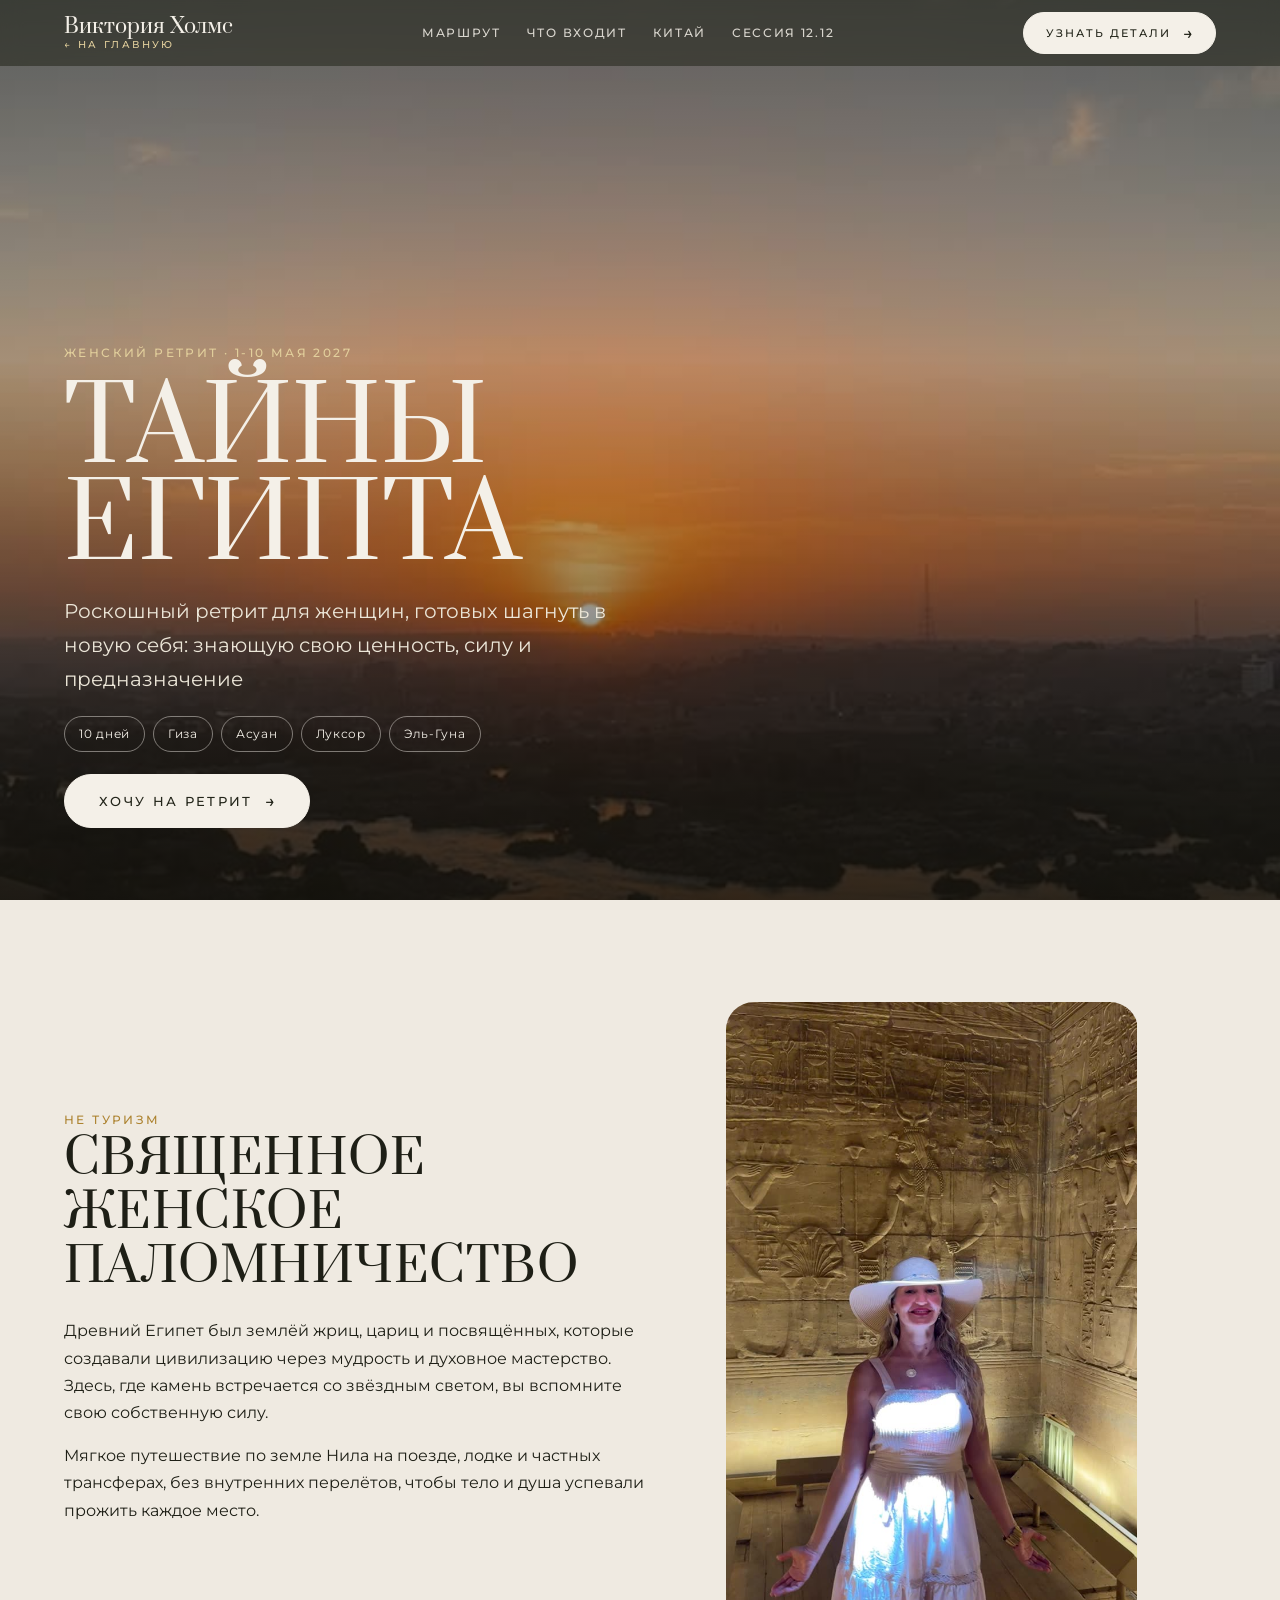
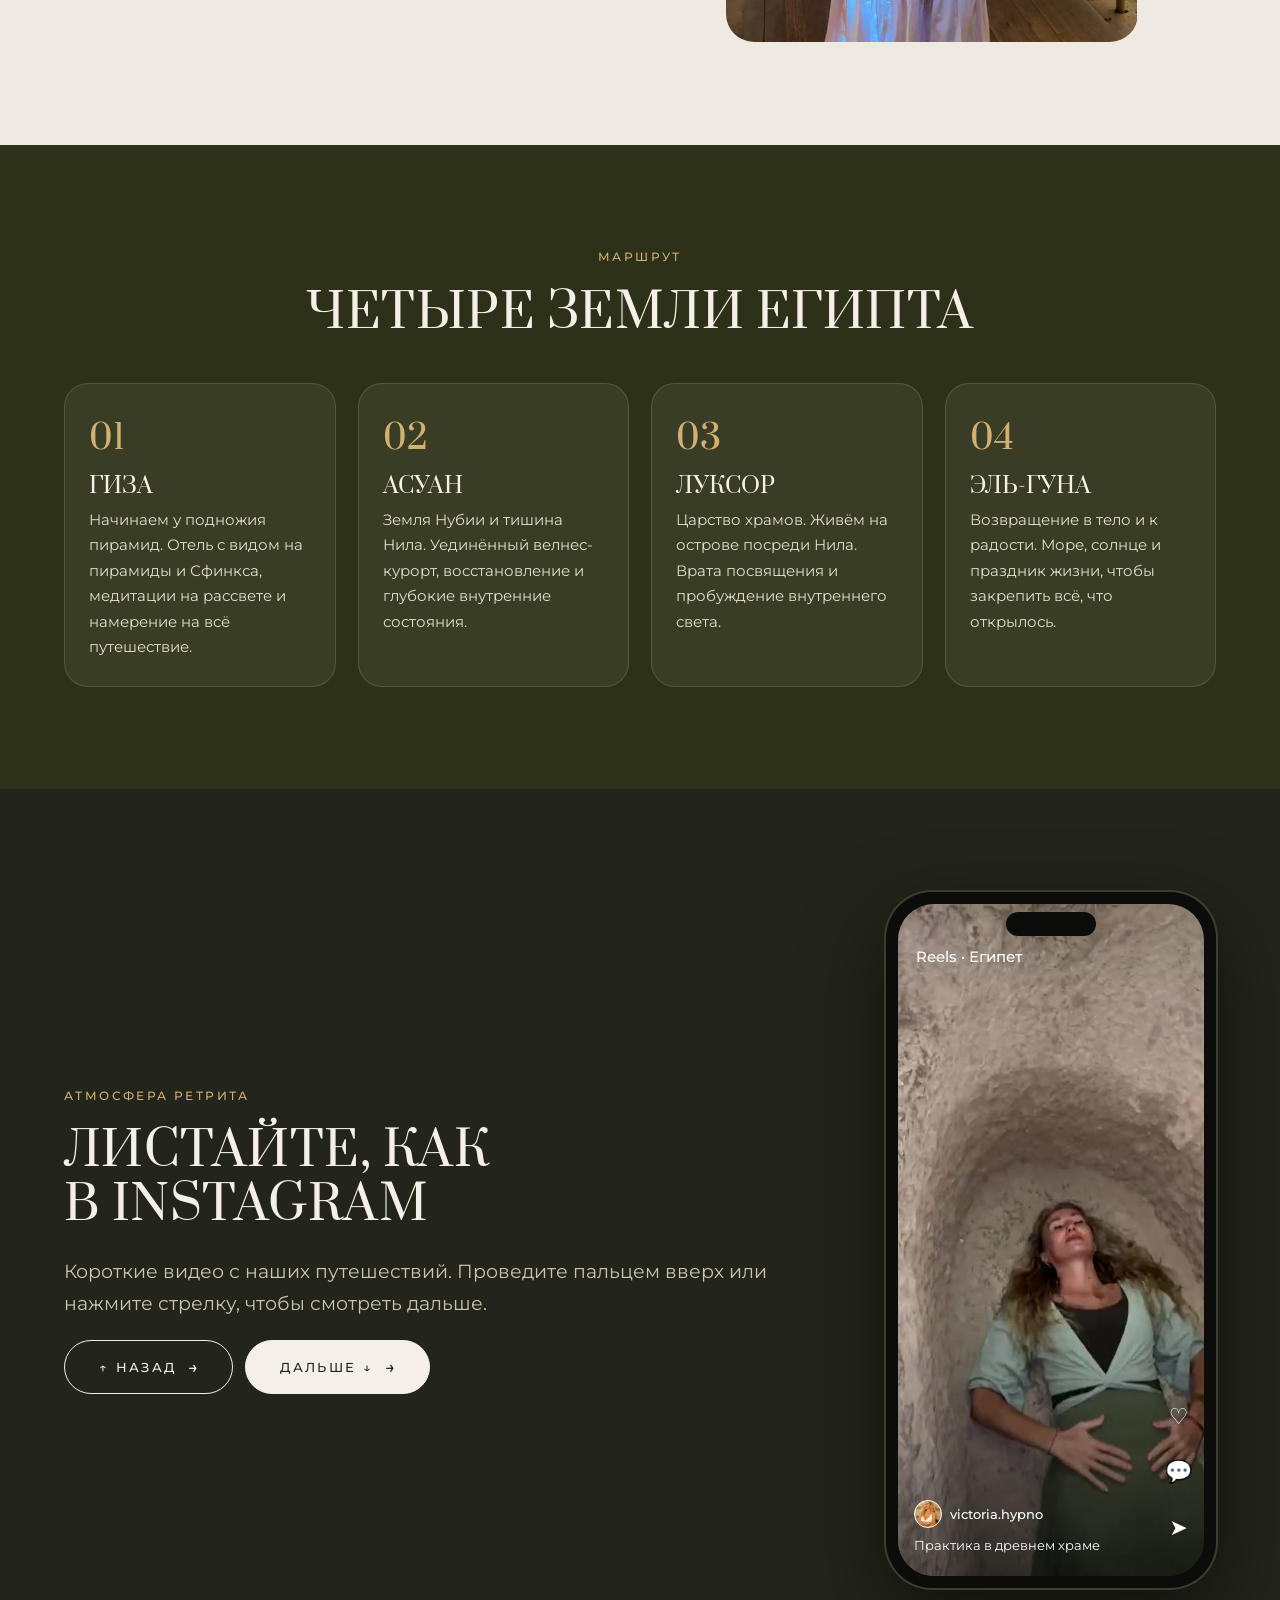
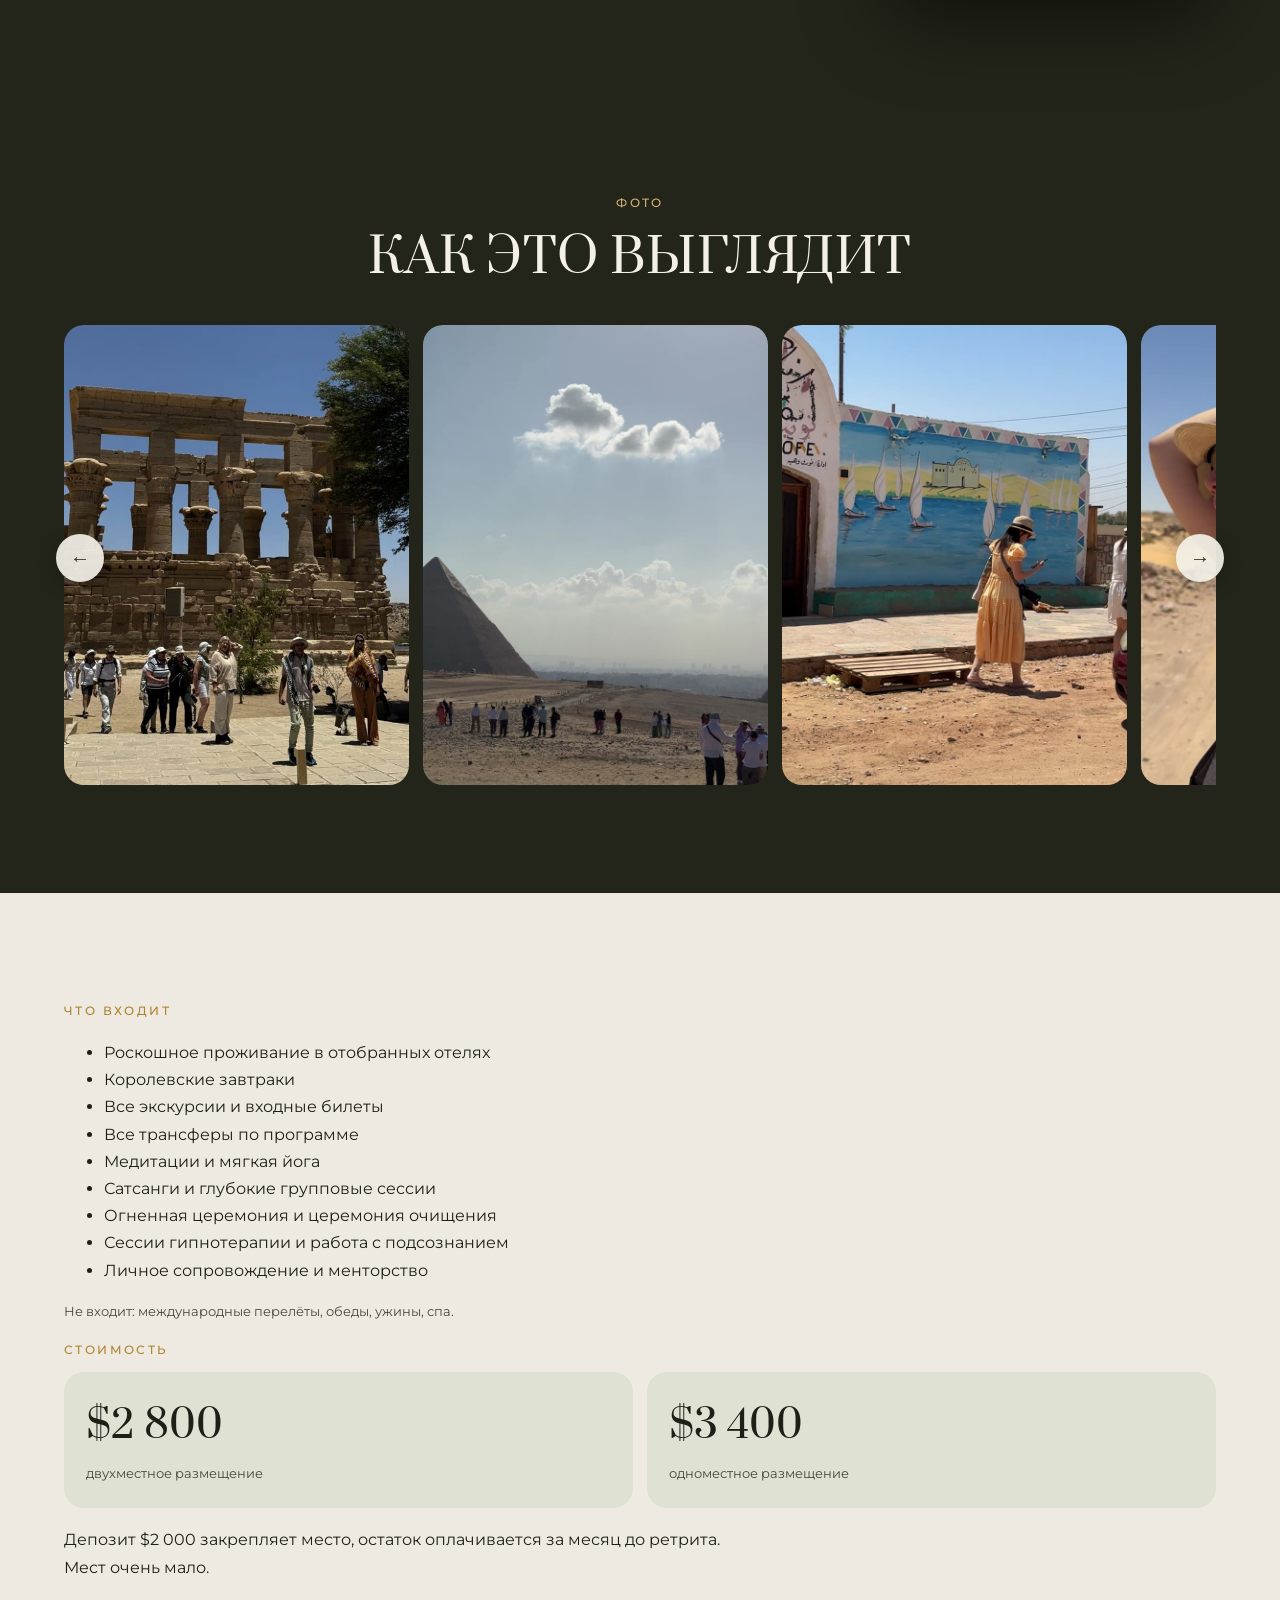
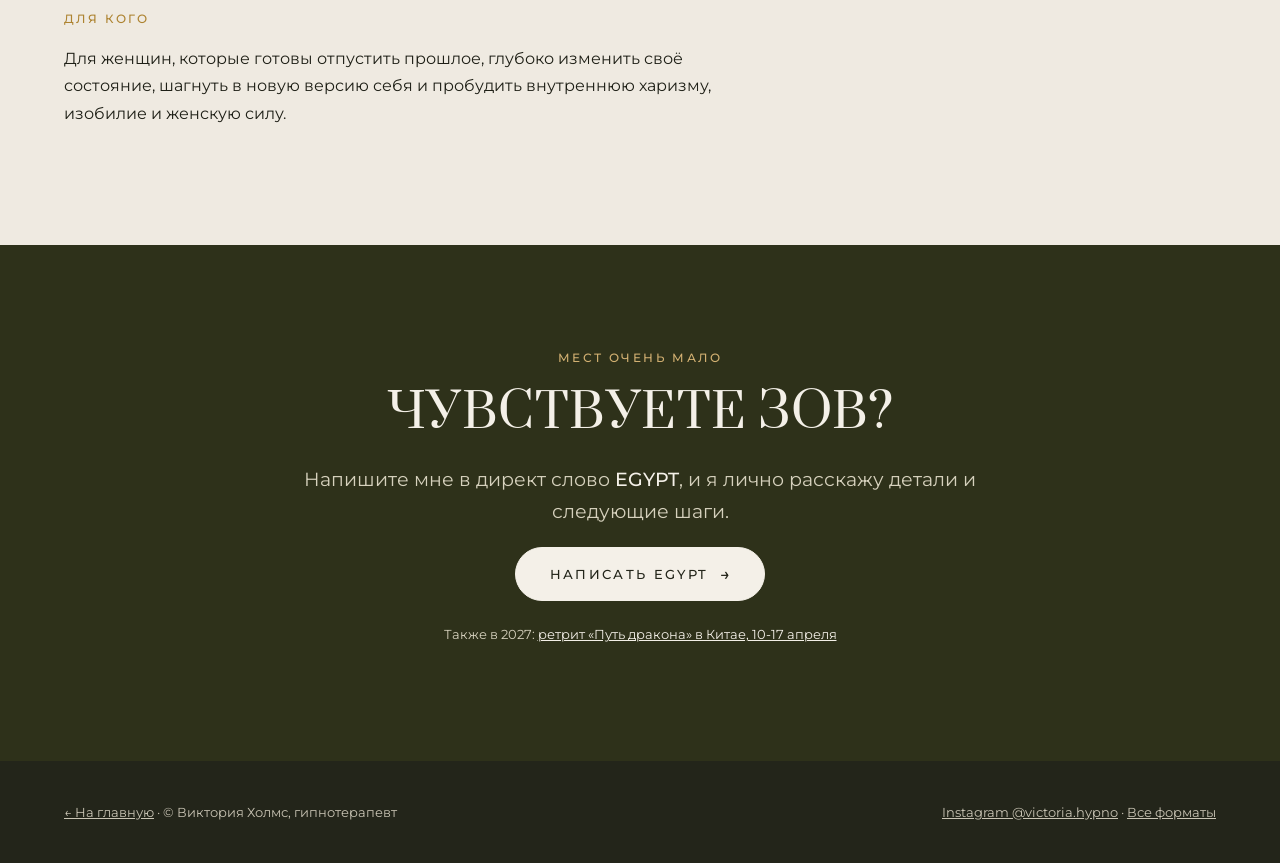
<file: egypt.html>
<!DOCTYPE html>
<html lang="ru">
<head>
<meta charset="utf-8">
<meta name="viewport" content="width=device-width,initial-scale=1">
<title>Тайны Египта · ретрит Виктории Холмс</title>
<meta name="description" content="Женский ретрит в Египте 1-10 мая 2027: Гиза, Асуан, Луксор, Эль-Гуна. Гипнотерапия, медитации, церемонии.">
<link rel="preconnect" href="https://fonts.googleapis.com"><link rel="preconnect" href="https://fonts.gstatic.com" crossorigin>
<link href="https://fonts.googleapis.com/css2?family=Prata&family=Montserrat:wght@300;400;500&display=swap" rel="stylesheet">
<link rel="stylesheet" href="style.css?v=3">
</head>
<body>

<header class="top fix">
  <a class="logo" href="index.html">Виктория Холмс<small>← на главную</small></a>
  <nav>
    <a href="#route">Маршрут</a>
    <a href="#included">Что входит</a>
    <a href="china.html">Китай</a>
    <a href="index.html">Сессия 12.12</a>
  </nav>
  <a class="btn light sm js-dm" href="#join">Узнать детали</a>
</header>

<section class="vhero">
  <video autoplay muted loop playsinline poster="e_5936_poster.jpg"><source src="e_5936.mp4" type="video/mp4"></video>
  <div>
    <span class="caps" style="color:#e2cf9c">женский ретрит · 1-10 мая 2027</span>
    <h1>Тайны<br>Египта</h1>
    <p>Роскошный ретрит для женщин, готовых шагнуть в новую себя: знающую свою ценность, силу и предназначение</p>
    <div class="meta"><span>10 дней</span><span>Гиза</span><span>Асуан</span><span>Луксор</span><span>Эль-Гуна</span></div>
    <a class="btn light pulse js-dm" href="#join">Хочу на ретрит</a>
  </div>
</section>

<section class="band">
  <div class="wrap rt-intro">
    <div>
      <span class="kicker">Не туризм</span>
      <h2>Священное женское паломничество</h2>
      <p>Древний Египет был землёй жриц, цариц и посвящённых, которые создавали цивилизацию через мудрость и духовное мастерство. Здесь, где камень встречается со звёздным светом, вы вспомните свою собственную силу.</p>
      <p>Мягкое путешествие по земле Нила на поезде, лодке и частных трансферах, без внутренних перелётов, чтобы тело и душа успевали прожить каждое место.</p>
    </div>
    <div class="rt-vid"><video autoplay muted loop playsinline poster="e_5843_poster.jpg"><source src="e_5843.mp4" type="video/mp4"></video></div>
  </div>
</section>

<section class="band olive" id="route">
  <div class="wrap">
    <div class="center"><span class="caps" style="color:#d2b072">Маршрут</span><h2>Четыре земли Египта</h2></div>
    <div class="stops four">
      <div class="stop"><span class="no">01</span><h3>Гиза</h3><p>Начинаем у подножия пирамид. Отель с видом на пирамиды и Сфинкса, медитации на рассвете и намерение на всё путешествие.</p></div>
      <div class="stop"><span class="no">02</span><h3>Асуан</h3><p>Земля Нубии и тишина Нила. Уединённый велнес-курорт, восстановление и глубокие внутренние состояния.</p></div>
      <div class="stop"><span class="no">03</span><h3>Луксор</h3><p>Царство храмов. Живём на острове посреди Нила. Врата посвящения и пробуждение внутреннего света.</p></div>
      <div class="stop"><span class="no">04</span><h3>Эль-Гуна</h3><p>Возвращение в тело и к радости. Море, солнце и праздник жизни, чтобы закрепить всё, что открылось.</p></div>
    </div>
  </div>
</section>



<section class="band dark" id="reels">
  <div class="wrap reels-wrap">
    <div>
      <span class="caps" style="color:#d2b072">Атмосфера ретрита</span>
      <h2>Листайте, как в Instagram</h2>
      <p class="lead">Короткие видео с наших путешествий. Проведите пальцем вверх или нажмите стрелку, чтобы смотреть дальше.</p>
      <div class="r-btns"><button type="button" class="btn line" id="rPrev">↑ Назад</button><button type="button" class="btn light" id="rNext">Дальше ↓</button></div>
    </div>
    <div class="phone"><div class="notch"></div><div class="feed" id="feed"><div class="reel"><video muted loop playsinline preload="metadata" poster="e_5519_poster.jpg"><source src="e_5519.mp4" type="video/mp4"></video>
<div class="r-ui"><div class="r-user"><span class="r-ava"></span><b>victoria.hypno</b></div><p>Практика в древнем храме</p></div>
<div class="r-side"><span>♡</span><span>💬</span><span>➤</span></div></div><div class="reel"><video muted loop playsinline preload="metadata" poster="e_isis_poster.jpg"><source src="e_isis.mp4" type="video/mp4"></video>
<div class="r-ui"><div class="r-user"><span class="r-ava"></span><b>victoria.hypno</b></div><p>Храм Исиды</p></div>
<div class="r-side"><span>♡</span><span>💬</span><span>➤</span></div></div><div class="reel"><video muted loop playsinline preload="metadata" poster="e_goddess_poster.jpg"><source src="e_goddess.mp4" type="video/mp4"></video>
<div class="r-ui"><div class="r-user"><span class="r-ava"></span><b>victoria.hypno</b></div><p>Утро у пирамид</p></div>
<div class="r-side"><span>♡</span><span>💬</span><span>➤</span></div></div><div class="reel"><video muted loop playsinline preload="metadata" poster="e_balloon_poster.jpg"><source src="e_balloon.mp4" type="video/mp4"></video>
<div class="r-ui"><div class="r-user"><span class="r-ava"></span><b>victoria.hypno</b></div><p>Рассвет над храмами Луксора</p></div>
<div class="r-side"><span>♡</span><span>💬</span><span>➤</span></div></div><div class="reel"><video muted loop playsinline preload="metadata" poster="e_nile_poster.jpg"><source src="e_nile.mp4" type="video/mp4"></video>
<div class="r-ui"><div class="r-user"><span class="r-ava"></span><b>victoria.hypno</b></div><p>По Нилу к острову Филы</p></div>
<div class="r-side"><span>♡</span><span>💬</span><span>➤</span></div></div><div class="reel"><video muted loop playsinline preload="metadata" poster="e_karnak_poster.jpg"><source src="e_karnak.mp4" type="video/mp4"></video>
<div class="r-ui"><div class="r-user"><span class="r-ava"></span><b>victoria.hypno</b></div><p>Колонны Карнака</p></div>
<div class="r-side"><span>♡</span><span>💬</span><span>➤</span></div></div><div class="reel"><video muted loop playsinline preload="metadata" poster="e_kings_poster.jpg"><source src="e_kings.mp4" type="video/mp4"></video>
<div class="r-ui"><div class="r-user"><span class="r-ava"></span><b>victoria.hypno</b></div><p>Звёздное небо Нут в Долине царей</p></div>
<div class="r-side"><span>♡</span><span>💬</span><span>➤</span></div></div><div class="reel"><video muted loop playsinline preload="metadata" poster="e_nubia_poster.jpg"><source src="e_nubia.mp4" type="video/mp4"></video>
<div class="r-ui"><div class="r-user"><span class="r-ava"></span><b>victoria.hypno</b></div><p>Нубийская деревня</p></div>
<div class="r-side"><span>♡</span><span>💬</span><span>➤</span></div></div><div class="reel"><video muted loop playsinline preload="metadata" poster="e_giza_poster.jpg"><source src="e_giza.mp4" type="video/mp4"></video>
<div class="r-ui"><div class="r-user"><span class="r-ava"></span><b>victoria.hypno</b></div><p>Завтрак с видом на пирамиды</p></div>
<div class="r-side"><span>♡</span><span>💬</span><span>➤</span></div></div><div class="reel"><video muted loop playsinline preload="metadata" poster="e_5843_poster.jpg"><source src="e_5843.mp4" type="video/mp4"></video>
<div class="r-ui"><div class="r-user"><span class="r-ava"></span><b>victoria.hypno</b></div><p>Внутри древнего храма</p></div>
<div class="r-side"><span>♡</span><span>💬</span><span>➤</span></div></div><div class="reel"><video muted loop playsinline preload="metadata" poster="e_5936_poster.jpg"><source src="e_5936.mp4" type="video/mp4"></video>
<div class="r-ui"><div class="r-user"><span class="r-ava"></span><b>victoria.hypno</b></div><p>Закат над Нилом</p></div>
<div class="r-side"><span>♡</span><span>💬</span><span>➤</span></div></div></div><div class="r-top">Reels · Египет</div></div>
  </div>
</section>

<section class="band dark" id="gallery">
  <div class="wrap">
    <div class="center"><span class="caps" style="color:#d2b072">Фото</span><h2>Как это выглядит</h2></div>
    <div class="strip-wrap"><button type="button" class="s-arr s-prev" aria-label="Назад">←</button><div class="pstrip">
      <img src="egypt.jpg" alt="Группа на ретрите в Египте" loading="lazy">
      <img src="g_e_5450.jpg" alt="У пирамид Гизы" loading="lazy">
      <img src="g_e_5801.jpg" alt="Нубийская деревня" loading="lazy">
      <img src="g_e_5798.jpg" alt="Пустыня по дороге к храмам" loading="lazy">
      <img src="g_e_camel.jpg" alt="Верблюды у пирамид" loading="lazy">
      <img src="g_e_5477.jpg" alt="Пирамида Хеопса" loading="lazy">
      <img src="g_e_balloon.jpg" alt="Воздушные шары над Луксором" loading="lazy">
      <img src="g_e_karnak.jpg" alt="Колонны Карнака" loading="lazy">
      <img src="g_e_5819.jpg" alt="По Нилу к острову Филы" loading="lazy">
      <img src="g_e_kings.jpg" alt="Долина царей" loading="lazy">
      <img src="g_e_5933.jpg" alt="Отель в нубийском стиле" loading="lazy">
      <img src="g_e_6066.jpg" alt="Карнакский храм" loading="lazy">
      <img src="g_e_5932.jpg" alt="Улочки Асуана" loading="lazy">
      <img src="g_e_hotel.jpg" alt="Отель Old Cataract" loading="lazy">
      <img src="g_e_palms.jpg" alt="Сад отеля" loading="lazy">
      <img src="g_e_5433.jpg" alt="Место для отдыха" loading="lazy">
      <img src="g_e_giza.jpg" alt="Вид на пирамиды" loading="lazy">
      <img src="g_e_nubia.jpg" alt="Нубийская деревня" loading="lazy">
    </div><button type="button" class="s-arr s-next" aria-label="Дальше">→</button></div>
  </div>
</section>

<section class="band" id="included">
  <div class="wrap split">
    <div>
      <span class="kicker">Что входит</span>
      <ul class="list">
        <li>Роскошное проживание в отобранных отелях</li>
        <li>Королевские завтраки</li>
        <li>Все экскурсии и входные билеты</li>
        <li>Все трансферы по программе</li>
        <li>Медитации и мягкая йога</li>
        <li>Сатсанги и глубокие групповые сессии</li>
        <li>Огненная церемония и церемония очищения</li>
        <li>Сессии гипнотерапии и работа с подсознанием</li>
        <li>Личное сопровождение и менторство</li>
      </ul>
      <p class="note">Не входит: международные перелёты, обеды, ужины, спа.</p>
    </div>
    <div>
      <span class="kicker">Стоимость</span>
      <div class="price-row"><div><b>$2 800</b><span>двухместное размещение</span></div><div><b>$3 400</b><span>одноместное размещение</span></div></div>
      <p>Депозит $2 000 закрепляет место, остаток оплачивается за месяц до ретрита. Мест очень мало.</p>
      <span class="kicker" style="margin-top:28px;display:block">Для кого</span>
      <p>Для женщин, которые готовы отпустить прошлое, глубоко изменить своё состояние, шагнуть в новую версию себя и пробудить внутреннюю харизму, изобилие и женскую силу.</p>
    </div>
  </div>
</section>

<section class="band olive center" id="join">
  <div class="wrap" style="max-width:760px">
    <span class="caps" style="color:#d2b072">Мест очень мало</span>
    <h2>Чувствуете зов?</h2>
    <p class="lead">Напишите мне в директ слово <b style="color:var(--cream)">EGYPT</b>, и я лично расскажу детали и следующие шаги.</p>
    <a class="btn light pulse js-dm" href="#join">Написать EGYPT</a>
    <p class="note" style="margin-top:22px">Также в 2027: <a href="china.html" style="color:var(--cream)">ретрит «Путь дракона» в Китае, 10-17 апреля</a></p>
  </div>
</section>

<footer>
  <span><a href="index.html">← На главную</a> · © Виктория Холмс, гипнотерапевт</span>
  <span><a href="https://instagram.com/victoria.hypno">Instagram @victoria.hypno</a> · <a href="formats.html">Все форматы</a></span>
</footer>

<script>
{
  const DM = "https://ig.me/m/victoria.hypno";
  document.querySelectorAll(".js-dm").forEach(a => a.href = DM);
  /* лента как в Instagram */
  const feed=document.getElementById("feed");
  if(feed){const vids=[...feed.querySelectorAll("video")];
    const io2=new IntersectionObserver(es=>es.forEach(e=>{const v=e.target;if(e.isIntersecting&&e.intersectionRatio>.6){v.play().catch(()=>{})}else{v.pause()}}),{root:feed,threshold:[0,.6,1]});
    vids.forEach(v=>io2.observe(v));
    const step=d=>feed.scrollBy({top:d*feed.clientHeight,behavior:"smooth"});
    document.getElementById("rNext").addEventListener("click",()=>step(1));
    document.getElementById("rPrev").addEventListener("click",()=>step(-1));
    feed.querySelectorAll(".reel").forEach(r=>r.addEventListener("dblclick",()=>{const h=r.querySelector(".r-side span");h.textContent="♥";h.style.color="#e0556b"}));}
}
</script>
<script>document.querySelectorAll(".strip-wrap").forEach(w=>{const s=w.querySelector(".pstrip");const go=d=>s.scrollBy({left:d*s.clientWidth*.8,behavior:"smooth"});w.querySelector(".s-prev").onclick=()=>go(-1);w.querySelector(".s-next").onclick=()=>go(1)});</script>
</body>
</html>
</file>
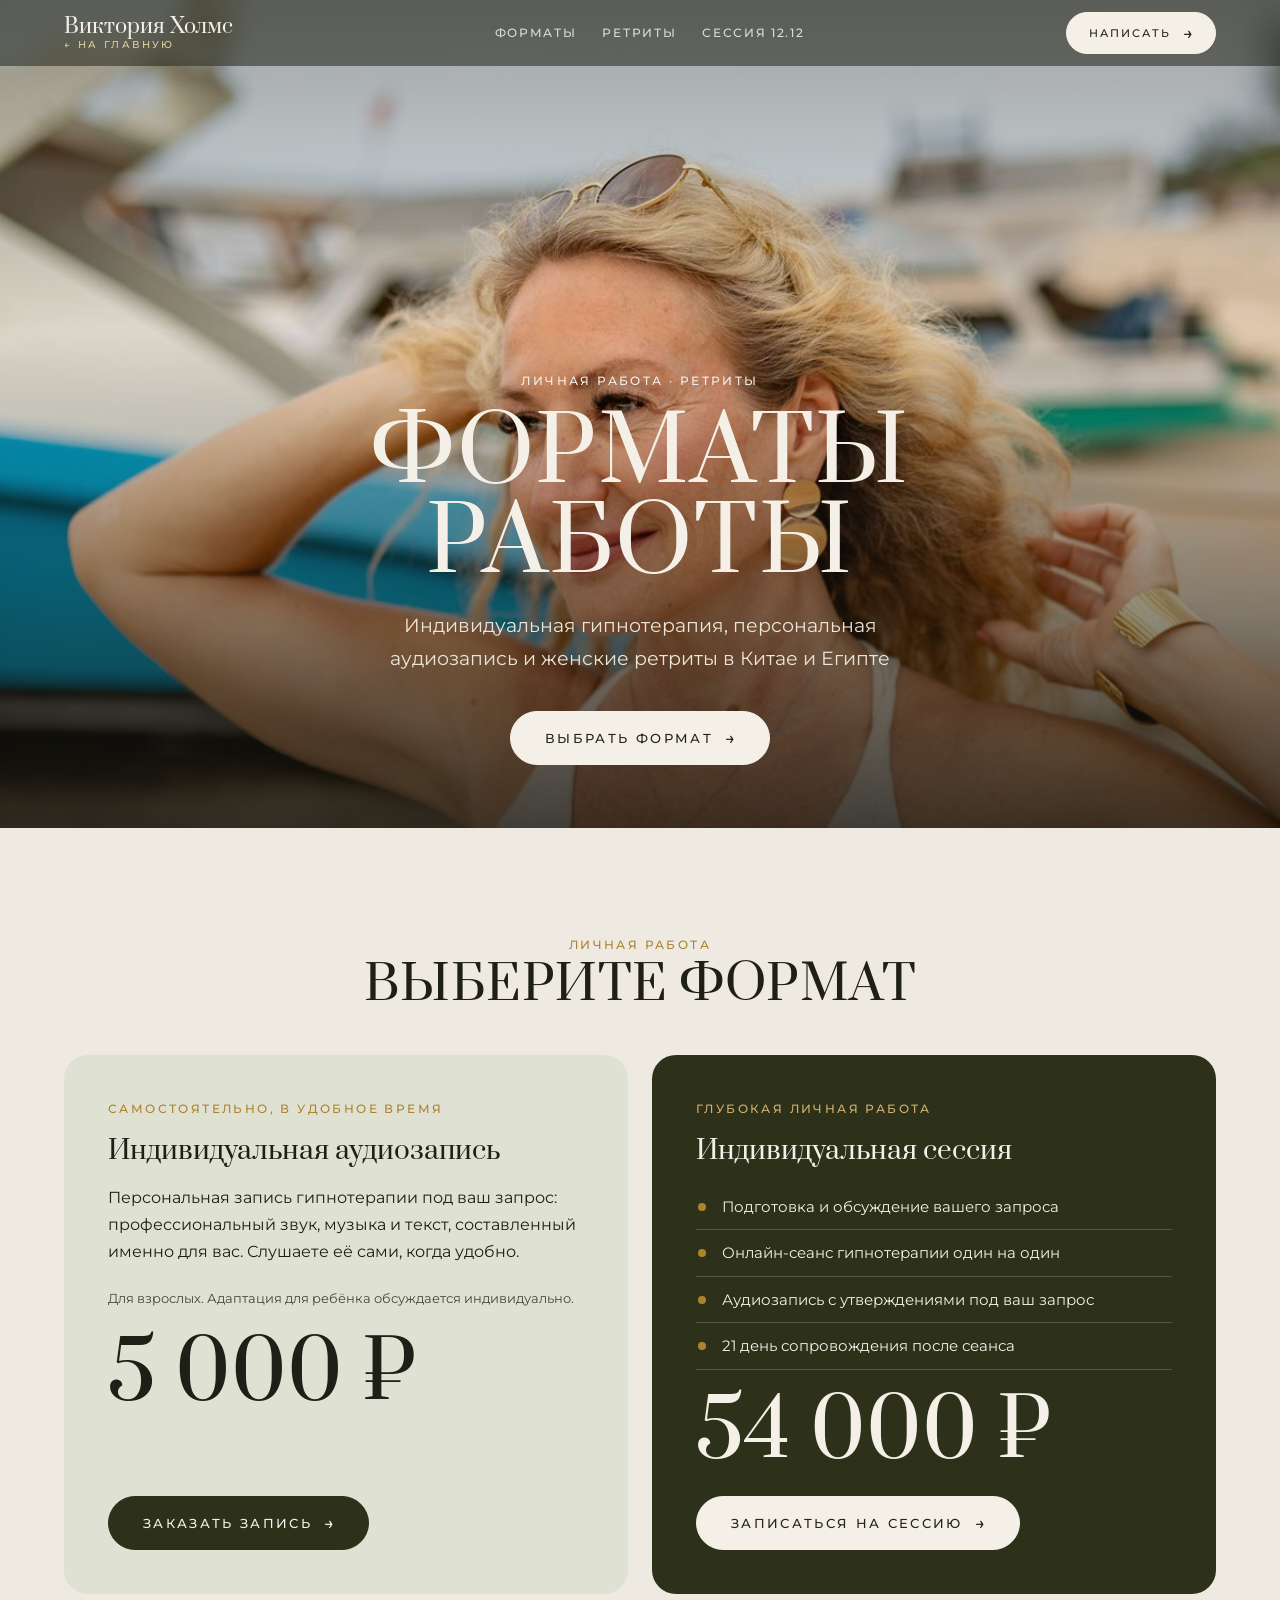
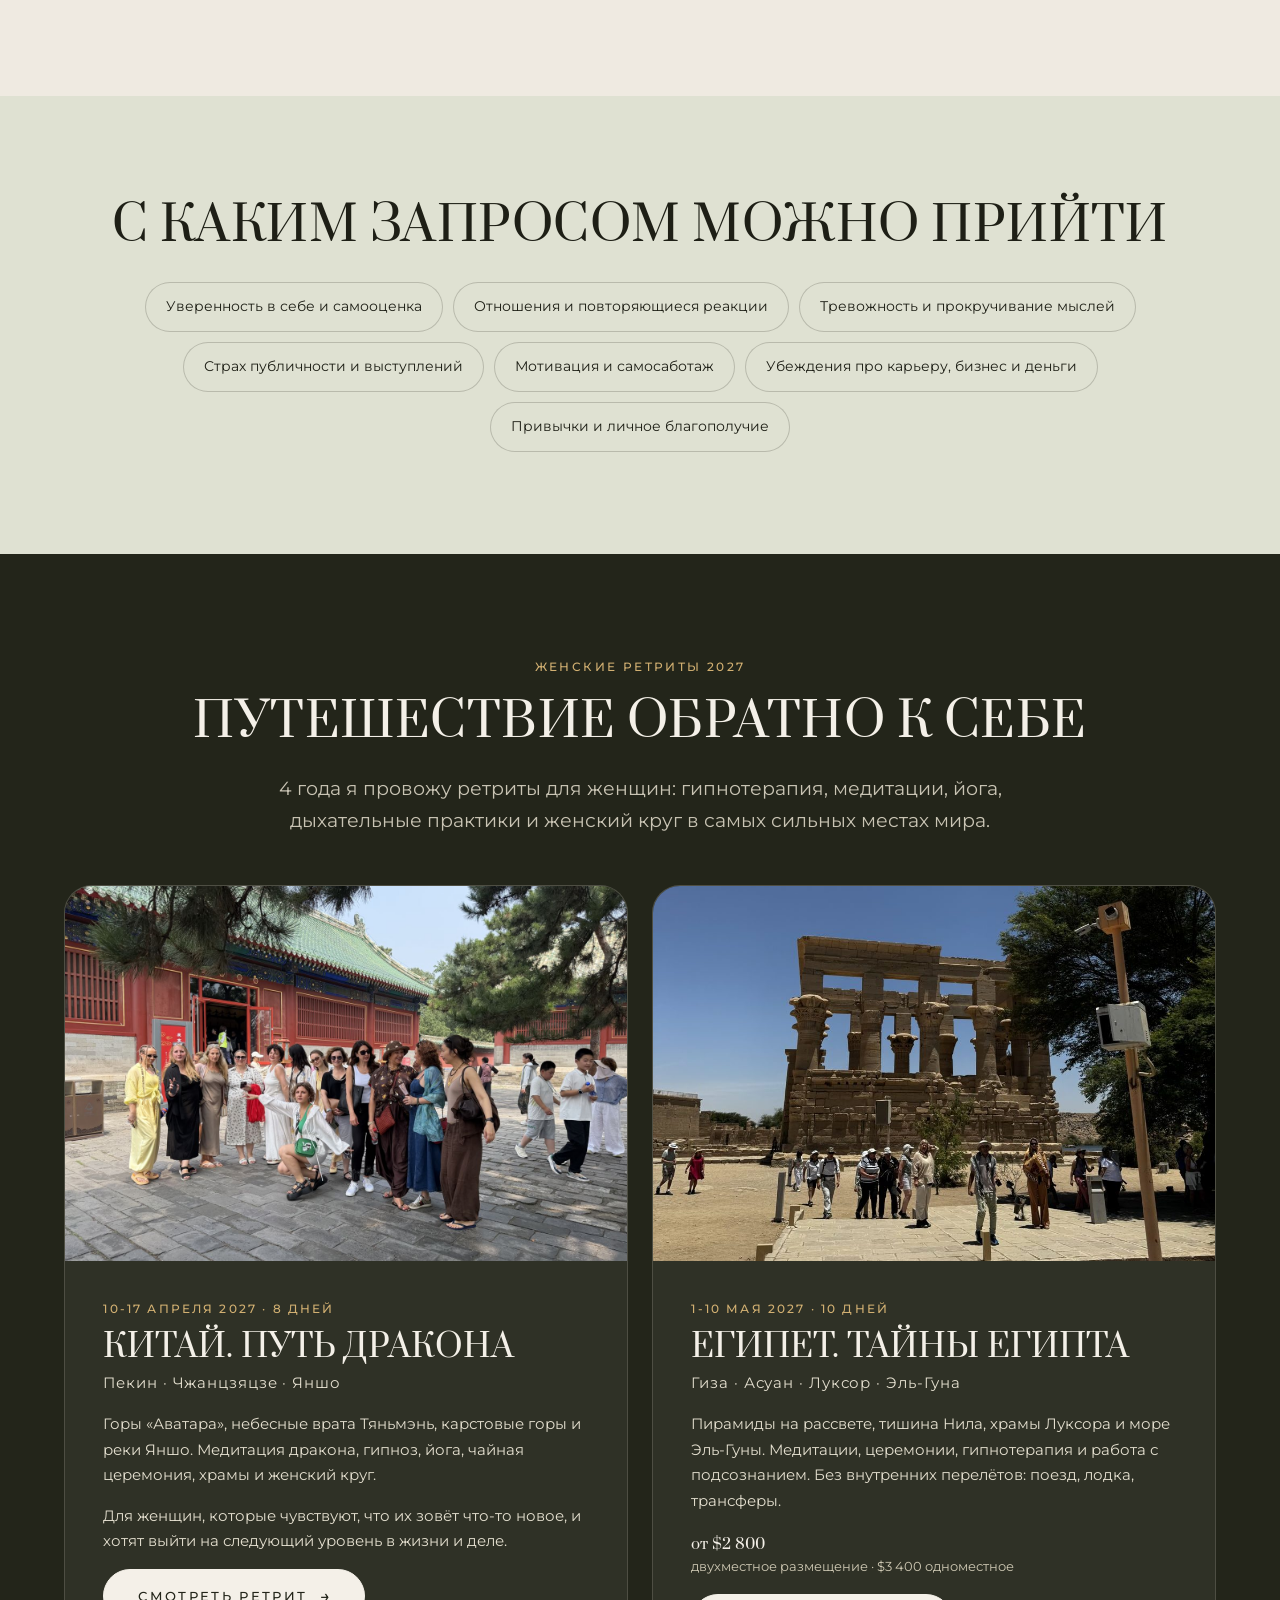
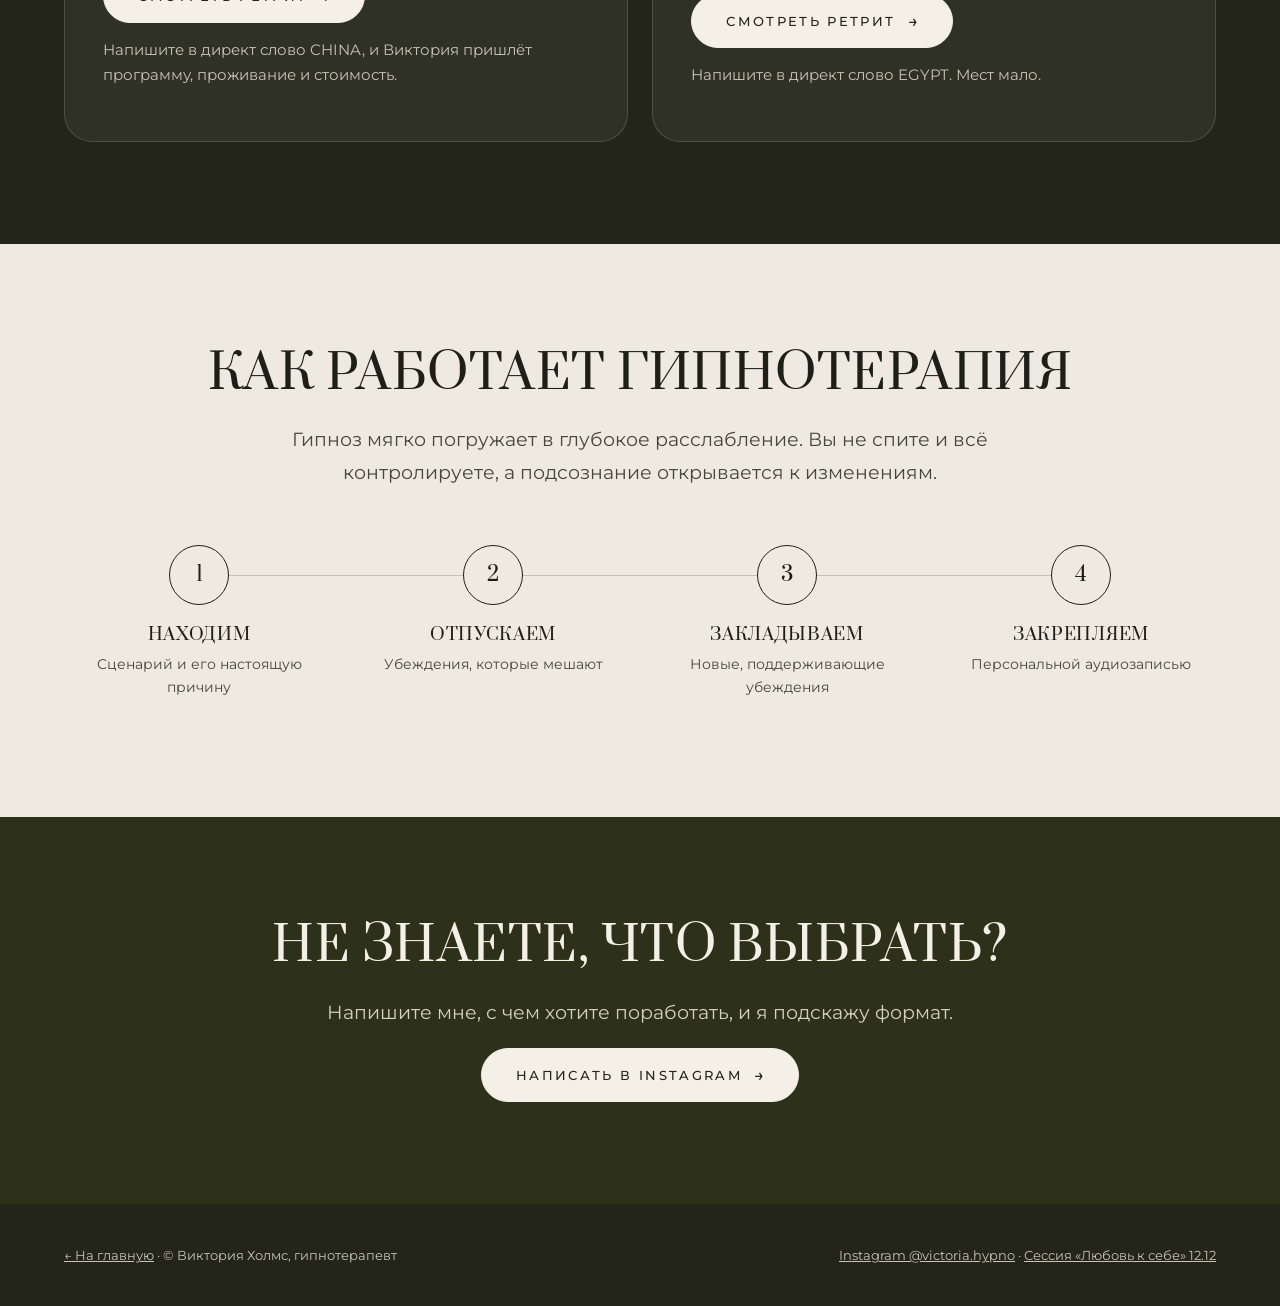
<file: formats.html>
<!DOCTYPE html>
<html lang="ru">
<head>
<meta charset="utf-8">
<meta name="viewport" content="width=device-width,initial-scale=1">
<title>Форматы работы и ретриты · Виктория Холмс</title>
<meta name="description" content="Индивидуальная сессия, персональная аудиозапись и женские ретриты в Китае и Египте с Викторией Холмс.">
<link rel="preconnect" href="https://fonts.googleapis.com"><link rel="preconnect" href="https://fonts.gstatic.com" crossorigin>
<link href="https://fonts.googleapis.com/css2?family=Prata&family=Montserrat:wght@300;400;500&display=swap" rel="stylesheet">
<link rel="stylesheet" href="style.css?v=3">
</head>
<body>

<header class="top fix">
  <a class="logo" href="index.html">Виктория Холмс<small>← на главную</small></a>
  <nav>
    <a href="#formats">Форматы</a>
    <a href="#retreats">Ретриты</a>
    <a href="index.html">Сессия 12.12</a>
  </nav>
  <a class="btn light sm js-dm" href="#write">Написать</a>
</header>

<section class="full low" style="min-height:92vh">
  <img src="wind.jpg" alt="Виктория Холмс, гипнотерапевт" fetchpriority="high" style="object-position:50% 30%">
  <div>
    <span class="caps">личная работа · ретриты</span>
    <h1 style="font-size:clamp(40px,7vw,92px)">Форматы работы</h1>
    <p class="sub">Индивидуальная гипнотерапия, персональная аудиозапись и женские ретриты в Китае и Египте</p>
    <a class="btn light" href="#formats">Выбрать формат</a>
  </div>
</section>

<!-- Форматы -->
<section class="band" id="formats">
  <div class="wrap">
    <div class="center"><span class="kicker">Личная работа</span><h2>Выберите формат</h2></div>
    <div class="cards">
      <div class="card frame">
        <span class="kicker" style="margin:0">Самостоятельно, в удобное время</span>
        <h3 style="font-size:26px;margin-top:10px">Индивидуальная аудиозапись</h3>
        <p>Персональная запись гипнотерапии под ваш запрос: профессиональный звук, музыка и текст, составленный именно для вас. Слушаете её сами, когда удобно.</p>
        <p class="note" style="margin-top:0">Для взрослых. Адаптация для ребёнка обсуждается индивидуально.</p>
        <div class="sum">5 000 ₽</div>
        <a class="btn js-dm" href="#write">Заказать запись</a>
      </div>
      <div class="card frame" style="background:var(--olive);color:var(--cream)">
        <span class="kicker" style="margin:0;color:#d2b072">Глубокая личная работа</span>
        <h3 style="font-size:26px;margin-top:10px">Индивидуальная сессия</h3>
        <ul class="incl" style="margin-bottom:10px">
          <li style="border-color:rgba(244,240,232,.2)">Подготовка и обсуждение вашего запроса</li>
          <li style="border-color:rgba(244,240,232,.2)">Онлайн-сеанс гипнотерапии один на один</li>
          <li style="border-color:rgba(244,240,232,.2)">Аудиозапись с утверждениями под ваш запрос</li>
          <li style="border-color:rgba(244,240,232,.2)">21 день сопровождения после сеанса</li>
        </ul>
        <div class="sum">54 000 ₽</div>
        <a class="btn light js-dm" href="#write">Записаться на сессию</a>
      </div>
    </div>
  </div>
</section>

<!-- С чем прийти -->
<section class="band paper">
  <div class="wrap">
    <div class="center"><h2>С каким запросом можно прийти</h2></div>
    <div class="tags">
      <span>Уверенность в себе и самооценка</span>
      <span>Отношения и повторяющиеся реакции</span>
      <span>Тревожность и прокручивание мыслей</span>
      <span>Страх публичности и выступлений</span>
      <span>Мотивация и самосаботаж</span>
      <span>Убеждения про карьеру, бизнес и деньги</span>
      <span>Привычки и личное благополучие</span>
    </div>
  </div>
</section>

<!-- Ретриты -->
<section class="band dark" id="retreats">
  <div class="wrap">
    <div class="center"><span class="caps" style="color:#d2b072">Женские ретриты 2027</span><h2>Путешествие обратно к себе</h2>
    <p class="lead">4 года я провожу ретриты для женщин: гипнотерапия, медитации, йога, дыхательные практики и женский круг в самых сильных местах мира.</p></div>
    <div class="retreats">
      <article class="rt">
        <a href="china.html"><img src="china.jpg" alt="Участницы ретрита Виктории в Китае" loading="lazy"></a>
        <div class="rt-body">
          <span class="rt-date">10-17 апреля 2027 · 8 дней</span>
          <h3>Китай. Путь дракона</h3>
          <p class="rt-route">Пекин · Чжанцзяцзе · Яншо</p>
          <p>Горы «Аватара», небесные врата Тяньмэнь, карстовые горы и реки Яншо. Медитация дракона, гипноз, йога, чайная церемония, храмы и женский круг.</p>
          <p>Для женщин, которые чувствуют, что их зовёт что-то новое, и хотят выйти на следующий уровень в жизни и деле.</p>
          <a class="btn light" href="china.html">Смотреть ретрит</a>
          <p class="note">Напишите в директ слово CHINA, и Виктория пришлёт программу, проживание и стоимость.</p>
        </div>
      </article>
      <article class="rt">
        <a href="egypt.html"><img src="egypt.jpg" alt="Ретрит Виктории в Египте, храм в Асуане" loading="lazy"></a>
        <div class="rt-body">
          <span class="rt-date">1-10 мая 2027 · 10 дней</span>
          <h3>Египет. Тайны Египта</h3>
          <p class="rt-route">Гиза · Асуан · Луксор · Эль-Гуна</p>
          <p>Пирамиды на рассвете, тишина Нила, храмы Луксора и море Эль-Гуны. Медитации, церемонии, гипнотерапия и работа с подсознанием. Без внутренних перелётов: поезд, лодка, трансферы.</p>
          <p class="rt-price">от $2 800 <small>двухместное размещение · $3 400 одноместное</small></p>
          <a class="btn light" href="egypt.html">Смотреть ретрит</a>
          <p class="note">Напишите в директ слово EGYPT. Мест мало.</p>
        </div>
      </article>
    </div>
  </div>
</section>

<!-- Как работает -->
<section class="band">
  <div class="wrap">
    <div class="center"><h2>Как работает гипнотерапия</h2><p class="lead">Гипноз мягко погружает в глубокое расслабление. Вы не спите и всё контролируете, а подсознание открывается к изменениям.</p></div>
    <div class="path">
      <div><div class="dot">1</div><h3>Находим</h3><p>Сценарий и его настоящую причину</p></div>
      <div><div class="dot">2</div><h3>Отпускаем</h3><p>Убеждения, которые мешают</p></div>
      <div><div class="dot">3</div><h3>Закладываем</h3><p>Новые, поддерживающие убеждения</p></div>
      <div><div class="dot">4</div><h3>Закрепляем</h3><p>Персональной аудиозаписью</p></div>
    </div>
  </div>
</section>

<section class="band olive center" id="write">
  <div class="wrap">
    <h2>Не знаете, что выбрать?</h2>
    <p class="lead">Напишите мне, с чем хотите поработать, и я подскажу формат.</p>
    <a class="btn light js-dm" href="#write">Написать в Instagram</a>
  </div>
</section>

<footer>
  <span><a href="index.html">← На главную</a> · © Виктория Холмс, гипнотерапевт</span>
  <span><a href="https://instagram.com/victoria.hypno">Instagram @victoria.hypno</a> · <a href="index.html">Сессия «Любовь к себе» 12.12</a></span>
</footer>

<script>
{
  const DM = "https://ig.me/m/victoria.hypno";
  document.querySelectorAll(".js-dm").forEach(a => a.href = DM);
}
</script>
</body>
</html>
</file>
<file: style.css>
/*
VOICE: тихая роскошь бутик-ретрита, много воздуха.
IDEA: приёмы с Пинтереста: скруглённые фото-карточки, ряд цифр, круг с болями, шахматка фото/текст, широкая фото-полоса.
PICTURE: живые фото Виктории в джунглях и у океана.
COLOUR and TYPE: сливочный, глубокая олива, графит; Prata + Montserrat.
LAYOUT: чередование светлых и тёмных секций, ни одного одинакового блока подряд.
*/
:root{--bg:#efeae1;--paper:#dfe1d2;--ink:#1e1f16;--soft:#45473a;--olive:#2e311a;--olive2:#6b5b2d;--dark:#23251a;--acc:#ad8330;--line:rgba(30,31,22,.2);--cream:#f4f0e8}
*{box-sizing:border-box;min-width:0}
html{scroll-behavior:smooth;scroll-padding-top:72px}
body{margin:0;background:var(--bg);color:var(--ink);font:400 16px/1.7 Montserrat,system-ui,sans-serif;overflow-x:clip}
img{display:block;max-width:100%}
a{color:inherit}
h1,h2,h3,.serif{font-family:Prata,Georgia,serif;font-weight:400;line-height:1.12;text-wrap:balance;margin:0 0 .5em}
h2{font-size:clamp(30px,3.8vw,48px);text-transform:uppercase;letter-spacing:.01em}
h3{font-size:22px}
p{margin:0 0 1em;max-width:62ch}
b,strong{font-weight:500}
.band{padding:clamp(64px,8vw,120px) max(5vw,18px)}
.wrap{max-width:1180px;margin:0 auto}
.center{text-align:center}.center p{margin-inline:auto}
.lead{font-size:clamp(17px,1.8vw,19px);color:var(--soft)}
.caps{text-transform:uppercase;font-size:12px;letter-spacing:.2em;font-weight:500;margin-bottom:18px;display:block}
.kicker{font-size:12px;letter-spacing:.2em;text-transform:uppercase;font-weight:500;color:var(--acc);margin-bottom:16px}
.note{font-size:13px;color:var(--soft);margin-top:14px}
.dark{background:var(--dark);color:var(--cream)}.dark .lead,.dark .note{color:#c9c4b4}
.olive{background:var(--olive);color:var(--cream)}.olive .lead,.olive .note{color:#d6d1bd}
.paper{background:var(--paper)}

/* шапка */
.top{position:absolute;left:0;right:0;top:0;z-index:5;display:flex;align-items:center;justify-content:space-between;gap:16px;padding:20px max(5vw,18px);color:var(--cream)}
.logo{font-family:Prata,Georgia,serif;font-size:20px;text-decoration:none;line-height:1.15}
.logo small{display:block;font:500 10px Montserrat,sans-serif;letter-spacing:.24em;text-transform:uppercase;opacity:.85}
.top nav{display:flex;gap:26px;flex-wrap:wrap;font-size:12px;letter-spacing:.14em;text-transform:uppercase;font-weight:500}
.top nav a{text-decoration:none;opacity:.85}.top nav a:hover{opacity:1}

/* кнопки */
.btn{display:inline-flex;align-items:center;justify-content:center;gap:12px;min-height:54px;padding:16px 34px;border-radius:999px;background:var(--olive);color:var(--cream);font:500 13px Montserrat,sans-serif;letter-spacing:.18em;text-transform:uppercase;text-decoration:none;border:1px solid var(--olive);cursor:pointer;transition:background .25s,color .25s,transform .25s}
.btn::after{content:"→";font-size:17px;letter-spacing:0;transition:transform .25s}
.btn:hover{transform:translateY(-2px)}.btn:hover::after{transform:translateX(5px)}
.btn.light{background:var(--cream);color:var(--dark);border-color:var(--cream)}
.btn.line{background:transparent;color:inherit;border-color:currentColor}
.btn.line:hover{background:var(--cream);color:var(--dark);border-color:var(--cream)}
.btn.sm{min-height:42px;padding:10px 22px;font-size:11px}
.btn.pulse{animation:glow 2.8s infinite}
@keyframes glow{0%,100%{box-shadow:0 0 0 0 rgba(168,146,90,.0)}50%{box-shadow:0 0 0 8px rgba(168,146,90,.28)}}
.btn:focus-visible,a:focus-visible,summary:focus-visible,button:focus-visible{outline:2px solid var(--acc);outline-offset:4px}

/* первый экран */
.full{position:relative;min-height:100vh;display:grid;place-items:center;text-align:center;color:var(--cream);overflow:hidden;padding:130px max(5vw,18px) 90px}
.full>img{position:absolute;inset:0;width:100%;height:100%;object-fit:cover;object-position:50% 30%}
.full::before{content:"";position:absolute;inset:0;background:linear-gradient(180deg,rgba(20,18,12,.5),rgba(20,18,12,.2) 45%,rgba(20,18,12,.7));z-index:1}
.full>div{position:relative;z-index:2;max-width:980px}
.full h1{font-size:clamp(46px,8.6vw,118px);line-height:1;margin:0 0 22px;text-transform:uppercase;letter-spacing:.02em}
.full .sub{font-size:clamp(16px,1.8vw,19px);max-width:600px;margin:0 auto 36px;color:#ece6d8}

/* интро: скруглённое фото + крупный текст */
.intro{display:grid;grid-template-columns:minmax(0,.9fr) minmax(0,1.1fr);gap:clamp(28px,6vw,96px);align-items:center}
.intro img{border-radius:28px;aspect-ratio:4/5;object-fit:cover;width:100%}
.intro .big{font-family:Prata,Georgia,serif;font-size:clamp(22px,2.4vw,30px);line-height:1.35;margin-bottom:22px}

/* цифры */
.stats{display:grid;grid-template-columns:repeat(4,minmax(0,1fr));gap:20px;text-align:center}
.stats b{display:block;font-family:Prata,Georgia,serif;font-weight:400;font-size:clamp(44px,5vw,64px);line-height:1}
.stats span{display:block;font-size:13px;margin-top:10px;color:#d6d1bd;letter-spacing:.04em}

/* круг с болями */
.ring{position:relative;max-width:880px;margin:0 auto;aspect-ratio:16/10;display:grid;place-items:center}
.ring::before,.ring::after{content:"";position:absolute;border:1px solid rgba(244,239,230,.22);border-radius:50%;left:50%;top:50%;transform:translate(-50%,-50%)}
.ring::before{width:min(62%,460px);aspect-ratio:1}.ring::after{width:min(34%,250px);aspect-ratio:1}
.ring .mid{position:relative;z-index:1;text-align:center;font-family:Prata,Georgia,serif;font-size:clamp(22px,2.6vw,32px);line-height:1.25;max-width:330px}
.chip{position:absolute;z-index:1;background:rgba(244,239,230,.08);border:1px solid rgba(244,239,230,.18);backdrop-filter:blur(4px);padding:10px 14px;font-size:13px;line-height:1.4;max-width:230px;border-radius:10px;color:#e9e3d4}
.c1{top:4%;left:36%}.c2{top:24%;right:0}.c3{bottom:16%;right:6%}.c4{bottom:6%;left:20%}.c5{top:30%;left:0}

/* оффер: скруглённая карточка-герой */
.bgword{font-family:Prata,Georgia,serif;font-size:clamp(70px,15vw,220px);line-height:.9;text-transform:uppercase;color:transparent;-webkit-text-stroke:1px rgba(43,42,34,.13);text-align:center;white-space:nowrap;overflow:hidden;margin:0 0 -0.45em;user-select:none}
.offer{position:relative;border-radius:32px;overflow:hidden;display:grid;grid-template-columns:minmax(0,1.1fr) minmax(0,.9fr);background:var(--olive);color:var(--cream)}
.offer>img{order:2;width:100%;height:100%;min-height:560px;object-fit:cover;object-position:50% 25%}
.offer>div{padding:clamp(28px,5vw,64px);display:flex;flex-direction:column;justify-content:center}
.offer>div .btn{align-self:flex-start}
.offer h2{font-size:clamp(38px,5vw,64px)}
.meta{display:flex;flex-wrap:wrap;gap:8px;margin:20px 0 22px}
.meta span{padding:7px 14px;border:1px solid rgba(244,239,230,.4);border-radius:999px;font-size:12px;letter-spacing:.06em;white-space:nowrap}
.timer{display:flex;gap:8px;margin:0 0 30px}
.timer div{border:1px solid rgba(244,239,230,.3);background:rgba(244,239,230,.08);border-radius:14px;padding:10px 12px;text-align:center;min-width:72px}
.timer b{display:block;font-family:Prata,Georgia,serif;font-weight:400;font-size:30px;line-height:1}
.timer small{font-size:11px;letter-spacing:.06em;opacity:.8}

/* плитки «что изменится» */
.tiles{display:grid;grid-template-columns:repeat(4,minmax(0,1fr));gap:18px;margin-top:44px}
.tile img{width:100%;aspect-ratio:3/4;object-fit:cover;border-radius:22px;margin-bottom:18px}
.tile h3{font-size:19px;text-transform:uppercase;letter-spacing:.04em;margin-bottom:8px}
.tile p{font-size:14px;color:var(--soft);margin:0}

/* фото-полоса с фразой */
.strip{position:relative;min-height:70vh;display:grid;place-items:center;text-align:center;color:var(--cream);padding:80px max(5vw,18px)}
.strip>img{position:absolute;inset:0;width:100%;height:100%;object-fit:cover;object-position:50% 40%}
.strip::before{content:"";position:absolute;inset:0;background:rgba(20,18,12,.55)}
.strip p{position:relative;z-index:1;font-family:Prata,Georgia,serif;font-size:clamp(28px,4vw,52px);line-height:1.2;text-transform:uppercase;max-width:900px;margin:0}

/* шахматка */
.chess{display:grid;grid-template-columns:minmax(0,1fr) minmax(0,1fr)}
.chess>div{min-height:520px;display:flex;flex-direction:column;justify-content:center;padding:clamp(32px,6vw,90px)}
.chess>.ph{padding:0;position:relative}.chess>.ph img{position:absolute;inset:0;width:100%;height:100%;object-fit:cover;object-position:50% 20%}
.chess .q{font-family:Prata,Georgia,serif;font-size:clamp(24px,2.6vw,34px);line-height:1.3;text-align:center;max-width:460px;margin:0 auto}

/* шаги */
.path{display:grid;grid-template-columns:repeat(4,minmax(0,1fr));gap:24px;margin-top:56px;position:relative}
.path::before{content:"";position:absolute;top:30px;left:12%;right:12%;height:1px;background:var(--line)}
.path>div{text-align:center;position:relative}
.dot{width:60px;height:60px;border-radius:50%;margin:0 auto 20px;background:var(--bg);border:1px solid var(--ink);display:grid;place-items:center;font-family:Prata,Georgia,serif;font-size:20px}
.path h3{font-size:17px;text-transform:uppercase;letter-spacing:.04em}
.path p{font-size:14px;color:var(--soft)}

/* время по городам */
.zones{display:grid;grid-template-columns:repeat(auto-fill,minmax(270px,1fr));gap:0 48px;margin-top:40px}
.zones div{display:flex;justify-content:space-between;gap:16px;padding:14px 0;border-bottom:1px solid rgba(244,239,230,.2);align-items:baseline;font-size:14px}
.zones b{font-family:Prata,Georgia,serif;font-weight:400;font-size:24px;white-space:nowrap}
.zones .msk{color:#e2cf9c}

/* отзывы */
.revs{display:grid;grid-template-columns:repeat(3,minmax(0,1fr));gap:18px;margin-top:44px}
.revs figure{margin:0;background:var(--paper);border-radius:24px;padding:34px 30px}
.revs figure::before{content:"“";display:block;font-family:Prata,Georgia,serif;font-size:72px;line-height:.7;color:var(--acc);height:34px}
.revs blockquote{margin:0 0 18px;font-size:15px}
.revs figcaption{font-family:Prata,Georgia,serif;font-size:19px}

/* цена */
.price{display:grid;grid-template-columns:minmax(0,1fr) minmax(0,1fr);border-radius:32px;overflow:hidden;background:var(--paper)}
.price .ph{position:relative;min-height:460px}.price .ph img{position:absolute;inset:0;width:100%;height:100%;object-fit:cover;object-position:50% 20%}
.price .body{padding:clamp(30px,5vw,64px);display:flex;flex-direction:column;justify-content:center}
.sum{font-family:Prata,Georgia,serif;font-size:clamp(52px,7vw,80px);line-height:1;white-space:nowrap;margin:6px 0 18px}
.incl{list-style:none;padding:0;margin:0 0 28px}
.incl li{padding:10px 0 10px 26px;position:relative;border-bottom:1px solid var(--line);font-size:15px}
.incl li::before{content:"";position:absolute;left:2px;top:19px;width:8px;height:8px;border-radius:50%;background:var(--acc)}

/* вопросы */
details{border-bottom:1px solid var(--line);padding:4px 0}
summary{cursor:pointer;list-style:none;padding:18px 40px 18px 0;font-family:Prata,Georgia,serif;font-size:19px;position:relative}
summary::-webkit-details-marker{display:none}
summary::after{content:"+";position:absolute;right:4px;top:12px;font:300 28px Montserrat,sans-serif;transition:transform .2s}
details[open] summary::after{transform:rotate(45deg)}
details p{color:var(--soft)}

/* вторая страница */
.duo{display:grid;grid-template-columns:minmax(0,.85fr) minmax(0,1.15fr);gap:clamp(28px,6vw,90px);align-items:center}
.duo .ph1{aspect-ratio:4/5;object-fit:cover;width:100%;border-radius:28px}
.tags{display:flex;flex-wrap:wrap;gap:10px;margin-top:30px;justify-content:center}
.tags span{padding:12px 20px;border-radius:999px;border:1px solid var(--line);background:var(--paper);font-size:14px}
.steps{display:grid;grid-template-columns:repeat(4,minmax(0,1fr));gap:18px;margin-top:44px}
.frame{background:var(--paper);border-radius:24px;padding:30px 26px}
.cards{display:grid;grid-template-columns:repeat(2,minmax(0,1fr));gap:24px;margin-top:44px}
.card{display:flex;flex-direction:column;gap:6px}
.card .btn{margin-top:auto;align-self:flex-start}

footer{padding:40px max(5vw,18px);display:flex;flex-wrap:wrap;justify-content:space-between;gap:16px;font-size:13px;background:var(--dark);color:#c9c4b4}

@media(max-width:980px){.tiles,.stats,.steps{grid-template-columns:repeat(2,minmax(0,1fr))}.stats{row-gap:40px}.top nav{gap:16px;font-size:11px}}
@media(max-width:700px){.top nav{display:none}}
.offer>img{}
@media(max-width:760px){.offer{grid-template-columns:minmax(0,1fr)}.offer>img{order:-1;min-height:380px}.intro,.chess,.price,.duo,.cards,.revs{grid-template-columns:minmax(0,1fr)}.chess>.ph{min-height:420px}.chess>div{min-height:0}
.ring{aspect-ratio:auto;display:flex;flex-direction:column;gap:10px;padding-top:10px}.ring::before,.ring::after{display:none}.chip{position:static;max-width:none;width:100%}.ring .mid{order:-1;margin-bottom:14px}
.path{grid-template-columns:repeat(2,minmax(0,1fr))}.path::before{display:none}.offer{min-height:0}.price .ph{min-height:360px}}
@media(max-width:520px){.tiles,.steps{grid-template-columns:minmax(0,1fr)}.timer div{min-width:0;flex:1;padding:8px 4px}.timer b{font-size:24px}.btn{width:100%;padding-inline:18px}}
@media(prefers-reduced-motion:reduce){html{scroll-behavior:auto}.btn,.btn::after{transition:none}.btn.pulse{animation:none}}

/* мысли */
.mind{position:relative;height:clamp(520px,62vw,640px);max-width:1000px;margin:10px auto 0}
.mind::before{content:"";position:absolute;left:50%;top:50%;width:min(52vw,430px);aspect-ratio:1;transform:translate(-50%,-50%);border-radius:50%;background:radial-gradient(circle,rgba(210,176,114,.16),rgba(210,176,114,0) 65%);animation:breathe 6s ease-in-out infinite}
@keyframes breathe{50%{transform:translate(-50%,-50%) scale(1.12)}}
.mid{position:absolute;left:50%;top:50%;transform:translate(-50%,-50%);width:min(36%,320px);text-align:center;font-family:Prata,Georgia,serif;font-size:clamp(22px,2.5vw,30px);line-height:1.25;opacity:0;transition:opacity 1.4s;z-index:1}
.mid.show{opacity:1}
.mid small{display:block;font:500 11px Montserrat,sans-serif;letter-spacing:.18em;text-transform:uppercase;color:#d2b072;margin-top:18px}
.thought{position:absolute;left:var(--x);top:var(--y);z-index:2;max-width:30%;padding:12px 18px;border-radius:999px;border:1px solid rgba(244,240,232,.22);background:rgba(244,240,232,.07);backdrop-filter:blur(6px);color:#efe9dc;font:italic 400 15px/1.4 Montserrat,sans-serif;text-align:left;cursor:pointer;opacity:0;filter:blur(10px);transform:translateY(14px) scale(.96);transition:opacity 1.1s,filter 1.1s,transform 1.1s,background .3s}
.thought.show{opacity:1;filter:blur(0);transform:none;animation:float var(--f) ease-in-out var(--dl) infinite}
.thought.show:hover{background:rgba(244,240,232,.16)}
.thought.gone{animation:none;opacity:0;filter:blur(14px);transform:translateY(-30px) scale(1.15);pointer-events:none;transition:opacity 1.2s,filter 1.2s,transform 1.2s}
@keyframes float{50%{transform:translateY(-9px)}}
.after{opacity:0;transition:opacity 1s;margin-top:10px}.after.show{opacity:1}
@media(max-width:760px){.thought{font-size:14px;padding:10px 14px;border-radius:18px}}
@media(prefers-reduced-motion:reduce){.thought,.thought.show{animation:none;transition:opacity .3s}.mind::before{animation:none}}

/* было / стало */
.flips{display:grid;grid-template-columns:repeat(3,minmax(0,1fr));gap:18px;margin-top:40px}
.flip{perspective:1200px;border:0;background:none;padding:0;cursor:pointer;min-height:220px;font:inherit;color:inherit;text-align:left}
.flip .in{position:relative;display:block;width:100%;height:100%;min-height:220px;transition:transform .8s cubic-bezier(.2,.7,.2,1);transform-style:preserve-3d}
.flip.on .in{transform:rotateY(180deg)}
.flip .f,.flip .b{position:absolute;inset:0;backface-visibility:hidden;-webkit-backface-visibility:hidden;border-radius:24px;padding:30px 28px;display:flex;flex-direction:column;justify-content:flex-end;font-size:17px;line-height:1.45}
.flip .f{background:var(--bg);border:1px solid var(--line);color:var(--soft)}
.flip .b{background:var(--olive);color:var(--cream);transform:rotateY(180deg);font-family:Prata,Georgia,serif;font-size:21px;line-height:1.3}
.flip small{position:absolute;top:24px;left:28px;font:500 11px Montserrat,sans-serif;letter-spacing:.2em;text-transform:uppercase}
.flip .f small{color:var(--soft)}.flip .b small{color:#d2b072}
.flip .f::after{content:"↻";position:absolute;top:18px;right:22px;font-size:20px;color:var(--acc)}
.flip:hover .f{border-color:var(--acc)}
@media(max-width:900px){.flips{grid-template-columns:repeat(2,minmax(0,1fr))}}
@media(max-width:520px){.flips{grid-template-columns:minmax(0,1fr)}}
@media(prefers-reduced-motion:reduce){.flip .in{transition:none}}

/* история отношений */
.chapters{display:grid;grid-template-columns:repeat(3,minmax(0,1fr));gap:18px;margin-top:44px}
.chap{background:var(--olive);color:var(--cream);border-radius:24px;padding:34px 30px;position:relative}
.chap .no{font-family:Prata,Georgia,serif;font-size:54px;line-height:1;color:#d2b072;opacity:.9;display:block;margin-bottom:18px}
.chap h3{font-size:20px;text-transform:uppercase;letter-spacing:.03em}
.chap p{font-size:15px;color:#e3dece;margin:0}
.quote2{font-family:Prata,Georgia,serif;font-size:clamp(24px,3vw,38px);line-height:1.3;text-align:center;max-width:820px;margin:56px auto;color:var(--ink)}
.why{display:grid;grid-template-columns:minmax(0,.8fr) minmax(0,1.2fr);gap:clamp(28px,5vw,80px);align-items:center}
.why img{border-radius:28px;width:100%;aspect-ratio:4/5;object-fit:cover;object-position:50% 20%}
.why h3{font-size:19px;text-transform:uppercase;letter-spacing:.04em;color:var(--olive2)}
@media(max-width:860px){.chapters,.why{grid-template-columns:minmax(0,1fr)}.why img{max-width:420px}}

/* во сколько у вас */
.tz{display:grid;grid-template-columns:minmax(0,.9fr) minmax(0,1.1fr);gap:clamp(28px,5vw,80px);align-items:center}
.tz-res{background:rgba(244,240,232,.06);border:1px solid rgba(244,240,232,.18);border-radius:32px;padding:clamp(30px,5vw,56px);text-align:center}
.tz-res{container-type:inline-size}
.clock{font-family:Prata,Georgia,serif;font-size:clamp(48px,11vw,120px);font-size:clamp(48px,28cqi,120px);line-height:1;color:var(--cream);margin:10px 0 8px;white-space:nowrap}
.clock.pop{animation:pop .5s cubic-bezier(.2,.9,.3,1.3)}
@keyframes pop{from{transform:scale(.85);opacity:.3}to{transform:none;opacity:1}}
.tz-city{font-size:15px;color:#d2b072;letter-spacing:.04em;margin:0 auto 20px}
.tz-pick input{width:100%;min-height:54px;border-radius:999px;border:1px solid rgba(244,240,232,.35);background:rgba(244,240,232,.08);color:var(--cream);font:400 16px Montserrat,sans-serif;padding:0 24px;margin:10px 0 18px}
.tz-pick input::placeholder{color:#bdb7a2}
.tz-pick input:focus{outline:2px solid #d2b072;outline-offset:2px}
.tz-chips{display:flex;flex-wrap:wrap;gap:8px;max-height:260px;overflow:auto;padding-right:4px}
.tz-chip{border:1px solid rgba(244,240,232,.3);background:transparent;color:var(--cream);border-radius:999px;padding:9px 16px;font:400 14px Montserrat,sans-serif;cursor:pointer;min-height:40px;transition:background .2s,color .2s}
.tz-chip:hover{background:rgba(244,240,232,.12)}
.tz-chip.on{background:#d2b072;border-color:#d2b072;color:var(--dark)}
@media(max-width:860px){.tz{grid-template-columns:minmax(0,1fr)}.tz-res{order:2}}
@media(prefers-reduced-motion:reduce){.clock.pop{animation:none}}

/* ретриты */
.retreats{display:grid;grid-template-columns:minmax(0,1fr) minmax(0,1fr);gap:24px;margin-top:48px}
.rt{background:rgba(244,240,232,.06);border:1px solid rgba(244,240,232,.15);border-radius:28px;overflow:hidden;display:flex;flex-direction:column}
.rt img{width:100%;aspect-ratio:3/2;object-fit:cover}
.rt-body{padding:clamp(24px,3vw,40px);display:flex;flex-direction:column;flex:1}
.rt-body .btn{align-self:flex-start;margin-top:auto}
.rt-date{font-size:12px;letter-spacing:.18em;text-transform:uppercase;color:#d2b072;font-weight:500}
.rt h3{font-size:clamp(24px,2.6vw,32px);margin:10px 0 4px;text-transform:uppercase}
.rt-route{font-size:14px;color:#cfc9b4;letter-spacing:.06em;margin-bottom:16px}
.rt p{color:#e3dece;font-size:15px}
.rt-price{font-family:Prata,Georgia,serif;font-size:30px;color:var(--cream)!important;margin:4px 0 20px}
.rt-price small{display:block;font:400 13px Montserrat,sans-serif;color:#cfc9b4}
.card.frame{padding:clamp(26px,4vw,44px)}
@media(max-width:860px){.retreats{grid-template-columns:minmax(0,1fr)}}

/* все форматы под первым экраном */
.quick{display:grid;grid-template-columns:repeat(5,minmax(0,1fr));background:var(--dark)}
.q{display:flex;flex-direction:column;gap:6px;padding:28px max(2.5vw,18px);text-decoration:none;color:var(--cream);border-right:1px solid rgba(244,240,232,.12);transition:background .25s}
.q:last-child{border-right:0}
.q:hover{background:rgba(244,240,232,.07)}
.q small{font-size:11px;letter-spacing:.18em;text-transform:uppercase;color:#d2b072;font-weight:500}
.q b{font-family:Prata,Georgia,serif;font-weight:400;font-size:clamp(18px,1.8vw,22px);line-height:1.2}
.q span{font-size:14px;color:#cfc9b4}
.q span::after{content:" →"}
.q.main{background:var(--olive)}.q.main:hover{background:#3b3f22}
@media(max-width:980px){.quick{grid-template-columns:repeat(2,minmax(0,1fr))}.q.main{grid-column:span 2}.q{border-bottom:1px solid rgba(244,240,232,.12)}}

/* девушка: реалистичный рисунок белой линией, меняется с каждой отпущенной мыслью */
.girl{--k:1;--t:0;position:relative;width:min(100%,250px);aspect-ratio:640/851;margin:0 auto 6px;animation:sob .55s ease-in-out infinite;transform-origin:50% 100%}
.girl img{position:absolute;inset:0;width:100%;height:100%;object-fit:contain;transition:opacity 1.3s,filter 1.3s,transform 1.4s}
.girl .g-cry{opacity:calc(1 - var(--t));filter:blur(calc(var(--t)*4px));transform:translateY(calc(var(--t)*16px))}
.girl .g-calm{opacity:var(--t);transform:scale(calc(.96 + var(--t)*.04))}
@keyframes sob{0%,100%{transform:translateY(0)}25%{transform:translateY(calc(var(--k)*-3px)) rotate(calc(var(--k)*-.7deg))}50%{transform:translateY(calc(var(--k)*1.6px))}75%{transform:translateY(calc(var(--k)*-1.6px)) rotate(calc(var(--k)*.7deg))}}
.girl.calm{animation:breath 4.5s ease-in-out infinite}
@keyframes breath{50%{transform:scale(1.03)}}
@media(max-width:760px){
 .mind{height:auto;display:flex;flex-direction:column;align-items:stretch;gap:10px}
 .mind::before{top:150px}
 .mid{position:static;transform:none;width:100%;order:-1;margin-bottom:18px}
 .thought{position:static;max-width:none}
}
@media(prefers-reduced-motion:reduce){.girl{animation:none!important}}
.mid{opacity:1!important}
.mid>span,.mid>small{opacity:0;transition:opacity 1.4s}.mid.show>span,.mid.show>small{opacity:1}
.mid>span{display:block}
.full.low{place-items:end center;padding-bottom:clamp(40px,7vh,80px)}
.full.low::before{background:linear-gradient(180deg,rgba(20,18,12,.35),rgba(20,18,12,.05) 40%,rgba(20,18,12,.8))}

/* первый экран страницы форматов: текст слева, фото справа, лицо открыто */
.hero2{display:grid;grid-template-columns:minmax(0,1fr) minmax(0,1fr);min-height:92vh;background:var(--olive);color:var(--cream)}
.h2txt{padding:130px clamp(24px,5vw,80px) 70px;display:flex;flex-direction:column;justify-content:center;align-items:flex-start}
.h2txt h1{font-size:clamp(40px,5.4vw,76px);line-height:1;text-transform:uppercase;margin:0 0 22px}
.h2txt p{font-size:clamp(16px,1.6vw,19px);color:#e3dece;max-width:460px;margin-bottom:34px}
.h2pic{position:relative;min-height:60vh}
.h2pic img{position:absolute;inset:0;width:100%;height:100%;object-fit:cover;object-position:35% 25%}
@media(max-width:760px){.hero2{grid-template-columns:minmax(0,1fr)}.h2pic{order:-1;min-height:62vh}.h2txt{padding:40px 22px 56px}}

/* страницы ретритов */
.vhero{position:relative;min-height:100vh;display:grid;align-items:end;color:var(--cream);overflow:hidden;padding:130px max(5vw,18px) clamp(48px,8vh,90px)}
.vhero video{position:absolute;inset:0;width:100%;height:100%;object-fit:cover}
.vhero::before{content:"";position:absolute;inset:0;background:linear-gradient(180deg,rgba(20,18,12,.45),rgba(20,18,12,.1) 40%,rgba(20,18,12,.85));z-index:1}
.vhero>div{position:relative;z-index:2;max-width:720px}
.vhero h1{font-size:clamp(48px,8vw,110px);line-height:.95;text-transform:uppercase;margin:0 0 18px}
.vhero p{font-size:clamp(16px,1.8vw,20px);color:#ece6d8;max-width:560px}
.vhero .meta span{border-color:rgba(244,240,232,.45)}
.rt-intro{display:grid;grid-template-columns:minmax(0,1.1fr) minmax(0,.9fr);gap:clamp(28px,5vw,80px);align-items:center}
.rt-vid{border-radius:28px;overflow:hidden;aspect-ratio:9/14;max-height:640px}
.rt-vid video{width:100%;height:100%;object-fit:cover;display:block}
.stops{display:grid;grid-template-columns:repeat(3,minmax(0,1fr));gap:22px;margin-top:44px}
.stops.four{grid-template-columns:repeat(4,minmax(0,1fr))}
.stop{background:rgba(244,240,232,.06);border:1px solid rgba(244,240,232,.14);border-radius:24px;overflow:hidden;padding-bottom:26px}
.stop img{width:100%;aspect-ratio:4/3;object-fit:cover;margin-bottom:18px}
.stop .no{display:block;font-family:Prata,Georgia,serif;font-size:34px;color:#d2b072;padding:0 24px;margin-top:6px}
.stops.four .stop .no{margin-top:26px}
.stop h3{padding:0 24px;font-size:22px;text-transform:uppercase;margin:6px 0 8px}
.stop p{padding:0 24px;font-size:15px;color:#e3dece;margin:0}
.masonry{columns:3 260px;column-gap:14px;margin-top:40px}
.masonry>*{width:100%;display:block;border-radius:20px;margin-bottom:14px;break-inside:avoid;object-fit:cover}
.price-row{display:grid;grid-template-columns:1fr 1fr;gap:14px;margin:10px 0 18px}
.price-row div{background:var(--paper);border-radius:20px;padding:22px}
.price-row b{display:block;font-family:Prata,Georgia,serif;font-weight:400;font-size:clamp(30px,3vw,40px)}
.price-row span{font-size:13px;color:var(--soft)}
@media(max-width:980px){.stops.four{grid-template-columns:repeat(2,minmax(0,1fr))}}
@media(max-width:760px){.rt-intro,.stops{grid-template-columns:minmax(0,1fr)}.stops.four{grid-template-columns:minmax(0,1fr)}.rt-vid{max-width:420px;margin:0 auto}}
@media(max-width:1150px){.top nav{display:none}}

/* лента в телефоне как в Instagram */
.reels-wrap{display:grid;grid-template-columns:minmax(0,1fr) auto;gap:clamp(30px,6vw,100px);align-items:center}
.r-btns{display:flex;gap:12px;flex-wrap:wrap;margin-top:10px}
.phone{position:relative;width:min(330px,82vw);aspect-ratio:9/19;border-radius:46px;background:#0c0c0a;padding:12px;box-shadow:0 0 0 2px #3c3e2e,0 30px 80px rgba(0,0,0,.55);margin:0 auto}
.notch{position:absolute;top:20px;left:50%;transform:translateX(-50%);width:90px;height:24px;border-radius:20px;background:#0c0c0a;z-index:3}
.feed{width:100%;height:100%;border-radius:36px;overflow-y:auto;scroll-snap-type:y mandatory;scrollbar-width:none;overscroll-behavior:contain}
.feed::-webkit-scrollbar{display:none}
.reel{position:relative;height:100%;scroll-snap-align:start;scroll-snap-stop:always;background:#000}
.reel video{width:100%;height:100%;object-fit:cover;display:block}
.reel::after{content:"";position:absolute;inset:0;background:linear-gradient(180deg,rgba(0,0,0,.25),rgba(0,0,0,0) 25%,rgba(0,0,0,0) 60%,rgba(0,0,0,.6));pointer-events:none}
.r-top{position:absolute;top:52px;left:30px;z-index:2;font-weight:500;font-size:15px;color:#fff;pointer-events:none}
.r-ui{position:absolute;left:16px;right:60px;bottom:22px;z-index:2;color:#fff}
.r-user{display:flex;align-items:center;gap:8px;font-size:13px}
.r-ava{width:28px;height:28px;border-radius:50%;background:url(portrait.jpg) center/cover;border:1.5px solid #fff}
.r-ui p{font-size:13px;margin:8px 0 0;line-height:1.4}
.r-side{position:absolute;right:12px;bottom:30px;z-index:2;display:flex;flex-direction:column;gap:18px;font-size:22px;color:#fff;text-align:center}
@media(max-width:760px){.reels-wrap{grid-template-columns:minmax(0,1fr)}.r-btns{display:none}}
/* шапка на внутренних страницах всегда видна */
.top.fix{position:fixed;padding-block:12px;background:rgba(35,37,26,.55);backdrop-filter:blur(10px);-webkit-backdrop-filter:blur(10px)}
.top.fix .logo small{opacity:1;color:#e2cf9c}
@media(max-width:600px){.top.fix .logo{font-size:17px;white-space:nowrap}.top.fix .logo small{letter-spacing:.14em}.top.fix .btn.sm{padding:10px 16px;font-size:10px}}
/* девушка: фото в овале вместо линий */
.girl{width:min(100%,220px);aspect-ratio:4/5;border-radius:50%;overflow:hidden;border:4px solid rgba(244,240,232,.85);box-shadow:0 18px 40px rgba(0,0,0,.25)}
.girl img{object-fit:cover;filter:none!important}
.girl .g-cry{transform:scale(calc(1 + var(--t)*.04))}
.girl .g-cry{opacity:clamp(0,calc(1.5 - var(--t)*2.2),1)}
.girl .g-calm{opacity:clamp(0,calc(var(--t)*2.2 - .7),1)}

/* анкета */
.qz{--qz-g:#5f6655;--qz-g2:#7c8466;--qz-ink:#3f4236;--qz-soft:#85877a;--qz-bg:#fbf8f2;--qz-line:#e5dece;position:fixed;inset:0;z-index:100;display:flex;align-items:center;justify-content:center;padding:16px;background:rgba(36,36,26,.6);backdrop-filter:blur(8px);-webkit-backdrop-filter:blur(8px);opacity:0;pointer-events:none;transition:opacity .4s}
.qz.open{opacity:1;pointer-events:auto}
.qz-box{display:grid;grid-template-columns:300px 1fr;width:min(880px,100%);height:min(640px,calc(100vh - 32px));background:var(--qz-bg);border-radius:28px;overflow:hidden;box-shadow:0 40px 100px rgba(0,0,0,.35);transform:translateY(24px) scale(.98);transition:transform .45s cubic-bezier(.2,.8,.2,1);font-family:Montserrat,sans-serif;color:var(--qz-ink)}
.qz.open .qz-box{transform:none}
.qz-side{position:relative;display:flex;flex-direction:column;justify-content:flex-end;padding:30px 28px;color:#fbf6ea;background:var(--qz-img) center 30%/cover}
.qz-side::before{content:"";position:absolute;inset:0;background:linear-gradient(180deg,rgba(30,30,20,.05) 30%,rgba(30,30,20,.75))}
.qz-side>*{position:relative}
.qz-tag{align-self:flex-start;font:500 10px Montserrat,sans-serif;letter-spacing:.2em;text-transform:uppercase;border:1px solid rgba(251,246,234,.6);border-radius:99px;padding:7px 12px;margin-bottom:auto}
.qz-side-t{font:400 38px/1.05 Prata,Georgia,serif;text-transform:uppercase;margin-bottom:10px}
.qz-side-s{font-size:13px;letter-spacing:.06em;opacity:.9}
.qz-main{position:relative;display:flex;flex-direction:column;padding:34px clamp(22px,4vw,46px) 26px;min-height:0}
.qz-x{position:absolute;right:16px;top:12px;width:38px;height:38px;border-radius:50%;border:0;background:transparent;font:300 28px/1 Montserrat,sans-serif;color:var(--qz-soft);cursor:pointer;transition:background .2s}
.qz-x:hover{background:#efe9dd}
.qz-top{display:flex;align-items:center;gap:14px;margin:0 46px 24px 0}
.qz-top span{font:400 22px/1 "Marck Script",Prata,cursive;color:var(--qz-g2);min-width:46px}
.qz-bar{flex:1;height:4px;border-radius:9px;background:#ebe4d6;overflow:hidden}.qz-bar i{display:block;height:100%;width:0;border-radius:9px;background:linear-gradient(90deg,#a3a983,var(--qz-g));transition:width .5s cubic-bezier(.2,.8,.2,1)}
#qzForm{flex:1;overflow:auto;margin:0 -6px;padding:0 6px 6px}
.qz-q{display:none}.qz-q.on{display:block;animation:qzIn .5s cubic-bezier(.2,.8,.2,1)}
@keyframes qzIn{from{opacity:0;transform:translateY(12px)}}
.qz h3{font:400 clamp(23px,2.6vw,29px)/1.22 Prata,Georgia,serif;margin:0 0 8px;color:var(--qz-ink)}
.qz .hint{font-size:13.5px;color:var(--qz-soft);margin:0 0 20px}
.qz-opts{display:grid;gap:9px;margin-top:18px}
.qz-opts.two{grid-template-columns:1fr 1fr}
.qz label.opt{position:relative;display:flex;gap:14px;align-items:center;padding:14px 18px;background:#fff;border:1.5px solid var(--qz-line);border-radius:16px;cursor:pointer;font-size:15px;line-height:1.4;transition:border-color .25s,background .25s,color .25s,transform .15s}
.qz label.opt:hover{border-color:#b9bd9f;transform:translateY(-1px)}
.qz label.opt input{position:absolute;opacity:0;pointer-events:none}
.qz label.opt i{flex:none;width:20px;height:20px;border:1.5px solid #c4bfae;border-radius:50%;display:grid;place-items:center;transition:.25s}
.qz label.opt.ck i{border-radius:6px}
.qz label.opt i::after{content:"";width:9px;height:9px;border-radius:inherit;background:#fff;transform:scale(0);transition:transform .25s}
.qz label.opt.ck i::after{width:10px;height:6px;border:2px solid #fff;border-top:0;border-right:0;background:none;border-radius:0;transform:rotate(-45deg) scale(0);margin-top:-2px}
.qz label.opt:has(input:checked){background:var(--qz-g);border-color:var(--qz-g);color:#fbf8f2}
.qz label.opt:has(input:checked) i{border-color:#fbf8f2;background:rgba(255,255,255,.15)}
.qz label.opt:has(input:checked) i::after{transform:scale(1)}
.qz label.opt.ck:has(input:checked) i::after{transform:rotate(-45deg) scale(1)}
.qz input[type=text],.qz textarea{width:100%;padding:15px 18px;border:1.5px solid var(--qz-line);border-radius:16px;background:#fff;font:400 15px Montserrat,sans-serif;color:var(--qz-ink);outline:none;transition:border-color .25s,box-shadow .25s}
.qz input[type=text]:focus,.qz textarea:focus{border-color:var(--qz-g2);box-shadow:0 0 0 4px rgba(124,132,102,.14)}
.qz textarea{min-height:150px;resize:vertical;margin-top:18px}
.qz .fld{display:block;font:500 11px Montserrat,sans-serif;letter-spacing:.14em;text-transform:uppercase;color:var(--qz-soft);margin:18px 0 8px}
.qz .other{margin-top:9px}
.qz .err{color:#a4493d;font-size:13px;min-height:18px;margin-top:10px}
.qz-nav{display:flex;justify-content:space-between;align-items:center;gap:12px;padding-top:16px;border-top:1px solid #eee7da;margin-top:8px}
.qz-back{border:0;background:none;font:400 14px Montserrat,sans-serif;color:var(--qz-soft);cursor:pointer;visibility:hidden;padding:10px 4px}
.qz-back:hover{color:var(--qz-ink)}
.qz-btn{display:inline-flex;align-items:center;gap:10px;background:var(--qz-g);color:#fbf8f2;border:0;border-radius:99px;padding:16px 30px;font:500 12px Montserrat,sans-serif;letter-spacing:.14em;text-transform:uppercase;cursor:pointer;text-decoration:none;transition:background .25s,transform .2s}
.qz-btn::after{content:"→";font-size:16px;letter-spacing:0}
.qz-btn:hover{background:#4c5242;transform:translateY(-1px)}
.qz .done{text-align:center;padding-top:40px}
.qz .done .ok{width:74px;height:74px;margin:0 auto 22px;border-radius:50%;background:var(--qz-g);display:grid;place-items:center;animation:qzPop .6s cubic-bezier(.2,1.4,.4,1)}
.qz .done .ok::after{content:"";width:26px;height:14px;border:3px solid #fbf8f2;border-top:0;border-right:0;transform:rotate(-45deg);margin-top:-6px}
@keyframes qzPop{from{transform:scale(.3);opacity:0}}
.qz .done p{color:var(--qz-soft);margin:10px auto 26px;max-width:380px;line-height:1.6}
body.qz-lock{overflow:hidden}
@media(max-width:760px){
  .qz{padding:0;align-items:flex-end}
  .qz-box{grid-template-columns:1fr;grid-template-rows:118px 1fr;height:92vh;height:92dvh;border-radius:24px 24px 0 0}
  .qz-side{padding:16px 20px;flex-direction:row;align-items:flex-end;justify-content:space-between;background-position:center 25%}
  .qz-tag{display:none}.qz-side-t{font-size:24px;margin:0;white-space:nowrap}.qz-side-t br{display:none}.qz-side-s{display:none}
  .qz-main{padding:22px 18px 18px}
  .qz-x{top:-108px;right:10px;color:#fff;background:rgba(0,0,0,.25)}
  .qz-opts.two{grid-template-columns:1fr}
}
/* услуги строкой в первом экране */
.hnav{position:absolute;z-index:3;left:max(5vw,18px);right:max(5vw,18px);top:96px;display:flex;justify-content:space-between;gap:10px;border-top:1px solid rgba(244,240,232,.35);border-bottom:1px solid rgba(244,240,232,.35)}
.hnav a{flex:1;padding:12px 10px;text-decoration:none;color:var(--cream);font:400 15px/1.25 Prata,Georgia,serif;text-align:center;transition:background .3s}
.hnav a+a{border-left:1px solid rgba(244,240,232,.2)}
.hnav a:hover{background:rgba(244,240,232,.12)}
.hnav small{display:block;font:500 10px Montserrat,sans-serif;letter-spacing:.18em;text-transform:uppercase;color:#e2cf9c;margin-bottom:4px}
@media(max-width:900px){.hnav{overflow-x:auto;justify-content:flex-start;scrollbar-width:none;-webkit-mask-image:linear-gradient(90deg,#000 85%,transparent)}.hnav::-webkit-scrollbar{display:none}.hnav a{flex:none;font-size:14px;padding:10px 16px}}
.full:has(.hnav){padding-top:190px}
.hnav a{white-space:nowrap}
@media(max-width:1100px){.hnav{overflow-x:auto;justify-content:flex-start;scrollbar-width:none}.hnav::-webkit-scrollbar{display:none}.hnav a{flex:none;font-size:14px;padding:10px 16px}}
@media(max-width:600px){.top .logo{white-space:nowrap;font-size:17px}.hnav{top:84px}}
@media(max-width:1100px){.hnav a{padding:10px 12px;font-size:13.5px}}
@media(max-width:600px){.top .btn.sm{padding:9px 14px;font-size:10px;letter-spacing:.1em}.top .logo{font-size:16px}}
@media(max-width:600px){.top .btn{width:auto;min-height:36px}.top .btn::after{display:none}}
/* услуги: просто названия */
.hnav{border:0;justify-content:center;gap:clamp(18px,3vw,44px)}
.hnav a{flex:none;padding:6px 0;border:0!important;background:none!important;font:500 11px Montserrat,sans-serif;letter-spacing:.16em;text-transform:uppercase;opacity:.9}
.hnav a:hover{opacity:1;text-decoration:underline;text-underline-offset:5px}
.hnav small{display:none}
@media(max-width:1100px){.hnav{justify-content:flex-start;gap:22px}.hnav a{padding:6px 0;font-size:11px}}
.hnav{flex-wrap:wrap;justify-content:center!important;overflow:visible!important;-webkit-mask-image:none!important;row-gap:4px;top:26px;left:300px;right:300px}
@media(max-width:1100px){.hnav{position:absolute;top:84px;left:max(5vw,18px);right:max(5vw,18px);column-gap:20px}}
.hnav{left:270px;right:270px;column-gap:26px}
@media(max-width:1100px){.hnav{left:max(4vw,14px);right:max(4vw,14px);column-gap:16px}.hnav a{letter-spacing:.1em}}
@media(min-width:1101px){.full:has(.hnav){padding-top:130px}}
.thought{transition:opacity .6s,filter .6s,transform .6s,background .3s}
.flip .f{border:1.5px solid #6f7556}.flip:hover .f{border-color:var(--olive)}.flip .f::after{color:#6f7556}
/* видео в первом экране */
.full>video.hero-vid{position:absolute;inset:0;width:100%;height:100%;object-fit:cover;object-position:50% 25%}
/* фото лентой слева направо */
.strip-wrap{position:relative;margin-top:40px}
.pstrip{display:flex;gap:14px;overflow-x:auto;scroll-snap-type:x mandatory;scroll-behavior:smooth;padding-bottom:6px;scrollbar-width:none;-webkit-overflow-scrolling:touch}
.pstrip::-webkit-scrollbar{display:none}
.pstrip img{flex:none;height:clamp(300px,42vw,460px);width:auto;aspect-ratio:3/4;object-fit:cover;border-radius:20px;scroll-snap-align:start}
.s-arr{position:absolute;top:50%;transform:translateY(-50%);z-index:2;width:48px;height:48px;border-radius:50%;border:0;background:rgba(244,240,232,.92);color:var(--olive);font-size:20px;cursor:pointer;box-shadow:0 6px 18px rgba(0,0,0,.25)}
.s-prev{left:-8px}.s-next{right:-8px}
@media(max-width:700px){.s-arr{display:none}.pstrip img{height:340px}}
/* история по центру на планшете и телефоне */
@media(max-width:860px){.why{text-align:center;justify-items:center}.why img{margin-inline:auto}.why .quote2{text-align:center!important}.why .btn{margin-inline:auto}}
/* отзывы лентой */
.rstrip{align-items:stretch}
.rcard{flex:none;width:clamp(280px,30vw,360px);margin:0;background:var(--paper);border-radius:24px;padding:28px 28px 26px;scroll-snap-align:start;display:flex;flex-direction:column}
.rcard::before{content:"“";display:block;font-family:Prata,Georgia,serif;font-size:64px;line-height:.7;color:var(--acc);height:30px}
.rtag{order:-1;align-self:flex-start;font:500 10px Montserrat,sans-serif;letter-spacing:.14em;text-transform:uppercase;color:#6f7556;border:1px solid #c9cbb6;border-radius:99px;padding:6px 11px;margin-bottom:16px}
.rcard blockquote{margin:0 0 18px;font-size:15px;line-height:1.6;flex:1}
.rcard figcaption{font-family:Prata,Georgia,serif;font-size:18px}
#reviews .s-arr{top:55%}
/* видеоотзывы */
.vtitle{font-size:clamp(20px,2.2vw,26px);margin:44px 0 0;text-align:center}
.vstrip{align-items:stretch}
.vcard{position:relative;flex:none;width:clamp(230px,24vw,290px);aspect-ratio:720/1194;border-radius:24px;overflow:hidden;background:#222;scroll-snap-align:start}
.vcard video{width:100%;height:100%;object-fit:cover;display:block}
.vsound{position:absolute;right:12px;top:12px;width:44px;height:44px;border-radius:50%;border:0;background:rgba(0,0,0,.45);color:#fff;font-size:18px;cursor:pointer;backdrop-filter:blur(6px)}
.vcap{position:absolute;left:0;right:0;bottom:0;padding:40px 16px 14px;background:linear-gradient(transparent,rgba(0,0,0,.55));color:#fff;display:none}
</file>
